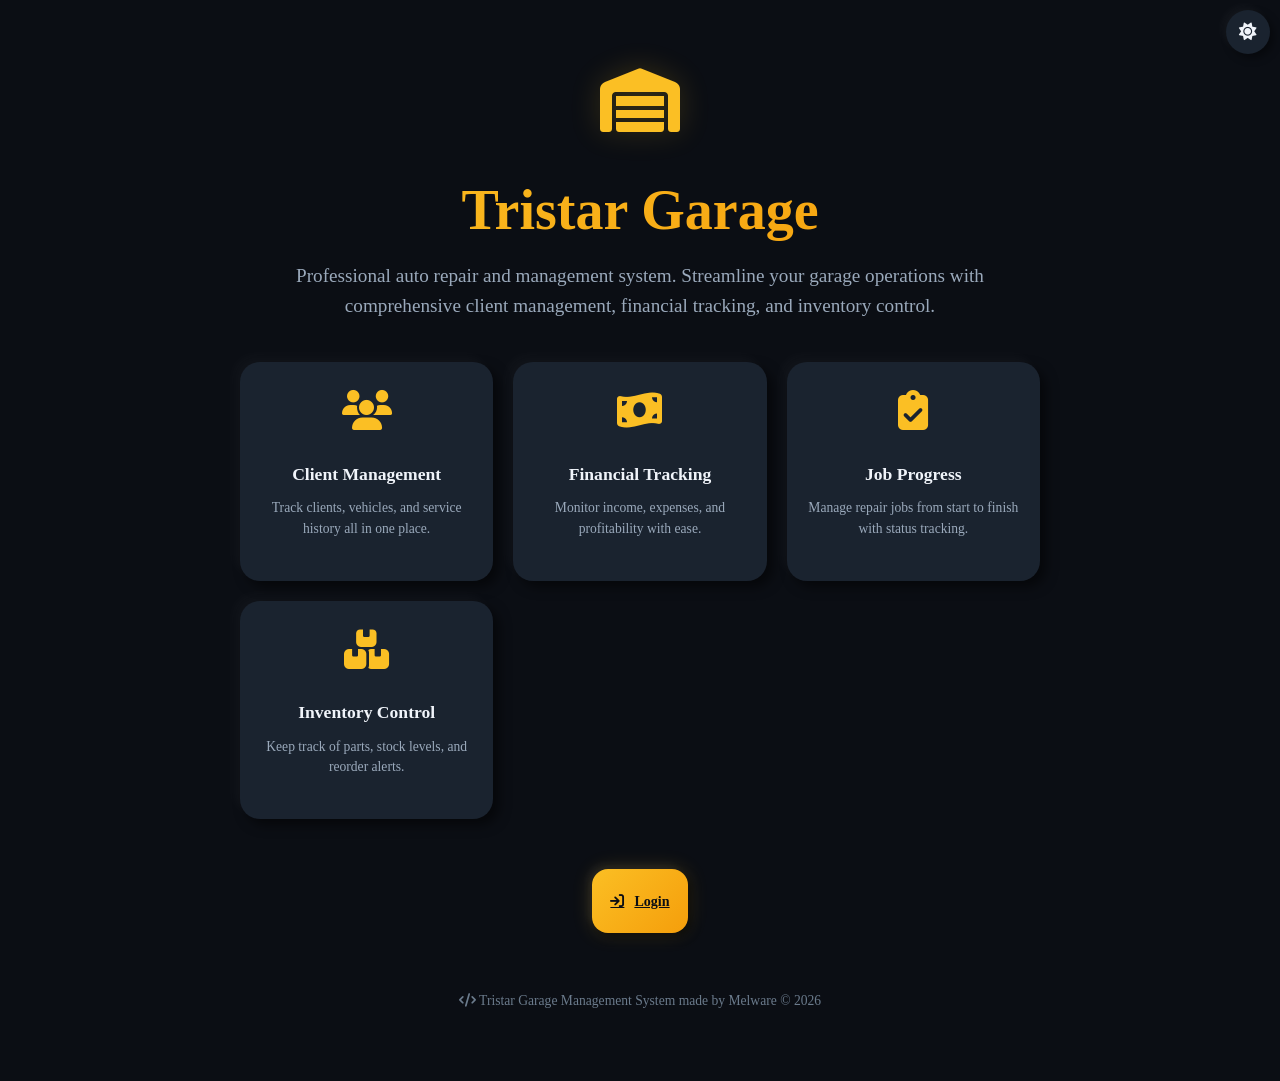
<file: frontend/index.html>
<!DOCTYPE html>
<html lang="en" data-theme="dark">
<head>
    <meta charset="UTF-8">
    <meta name="viewport" content="width=device-width, initial-scale=1.0, viewport-fit=cover">
    <meta name="theme-color" content="#0b0e14" media="(prefers-color-scheme: dark)">
    <meta name="theme-color" content="#e8edf2" media="(prefers-color-scheme: light)">
    <title>Tristar Garage · Professional Auto Service</title>
    <link rel="stylesheet" href="https://cdnjs.cloudflare.com/ajax/libs/font-awesome/6.5.1/css/all.min.css">
    <link rel="stylesheet" href="./css/theme.css">
    <link rel="stylesheet" href="./css/neumorphic.css">
    <link rel="stylesheet" href="./css/loader.css">
    <link rel="stylesheet" href="./css/mobile-responsive.css">
    <style>
        /* Landing Page - Theme Aware */
        body {
            background: var(--bg-primary);
            color: var(--text-primary);
            min-height: 100vh;
            display: flex;
            align-items: center;
            justify-content: center;
            transition: background 0.3s ease, color 0.3s ease;
        }

        .landing-container {
            text-align: center;
            padding: 40px 20px;
            width: 100%;
            max-width: 1000px;
        }

        .landing-hero {
            max-width: 800px;
            margin: 0 auto;
        }

        .landing-logo {
            font-size: 4rem;
            color: var(--accent-primary);
            margin-bottom: 20px;
            text-shadow: 0 0 30px var(--shadow-glow, rgba(251, 191, 36, 0.3));
        }

        .landing-title {
            font-size: 3.5rem;
            font-weight: 700;
            margin-bottom: 16px;
            background: linear-gradient(135deg, var(--accent-primary), var(--accent-secondary));
            -webkit-background-clip: text;
            -webkit-text-fill-color: transparent;
            background-clip: text;
        }

        .landing-subtitle {
            font-size: 1.2rem;
            color: var(--text-secondary);
            margin-bottom: 40px;
            line-height: 1.6;
        }

        .landing-features {
            display: grid;
            grid-template-columns: repeat(auto-fit, minmax(200px, 1fr));
            gap: 20px;
            margin-bottom: 50px;
        }

        .feature-card {
            background: var(--bg-tertiary);
            border-radius: 20px;
            padding: 28px 20px;
            box-shadow: var(--neu-raised);
            transition: all 0.3s ease;
            cursor: default;
        }

        .feature-card:hover {
            transform: translateY(-4px);
            box-shadow: 8px 8px 20px var(--neu-shadow-dark), -8px -8px 20px var(--neu-shadow-light);
        }

        .feature-card i {
            font-size: 2.5rem;
            color: var(--accent-primary);
            margin-bottom: 16px;
        }

        .feature-card h3 {
            font-size: 1.1rem;
            margin-bottom: 8px;
            color: var(--text-primary);
        }

        .feature-card p {
            font-size: 0.85rem;
            color: var(--text-secondary);
            line-height: 1.5;
        }

        .landing-cta {
            display: flex;
            gap: 16px;
            flex-wrap: wrap;
            justify-content: center;
        }

        .landing-footer {
            margin-top: 60px;
            color: var(--text-muted);
            font-size: 0.85rem;
        }

        @media (max-width: 700px) {
            .landing-title { font-size: 2.2rem; }
            .landing-subtitle { font-size: 1rem; }
            .landing-features { grid-template-columns: 1fr 1fr; }
        }

        @media (max-width: 480px) {
            .landing-features { grid-template-columns: 1fr; }
        }
    </style>
</head>
<body>
    <!-- Loading Screen -->
    <div class="loader" id="globalLoader">
        <div class="loader-content">
            <div class="tms-text">TMS</div>
            <div class="dots">
                <div class="dot"></div>
                <div class="dot"></div>
                <div class="dot"></div>
                <div class="dot"></div>
            </div>
        </div>
    </div>

    <div class="landing-container">
        <div class="landing-hero">
            <div class="landing-logo">
                <i class="fas fa-warehouse"></i>
            </div>
            <h1 class="landing-title">Tristar Garage</h1>
            <p class="landing-subtitle">
                Professional auto repair and management system. Streamline your garage operations 
                with comprehensive client management, financial tracking, and inventory control.
            </p>

            <div class="landing-features">
                <div class="feature-card">
                    <i class="fas fa-users"></i>
                    <h3>Client Management</h3>
                    <p>Track clients, vehicles, and service history all in one place.</p>
                </div>
                <div class="feature-card">
                    <i class="fas fa-money-bill-wave"></i>
                    <h3>Financial Tracking</h3>
                    <p>Monitor income, expenses, and profitability with ease.</p>
                </div>
                <div class="feature-card">
                    <i class="fas fa-clipboard-check"></i>
                    <h3>Job Progress</h3>
                    <p>Manage repair jobs from start to finish with status tracking.</p>
                </div>
                <div class="feature-card">
                    <i class="fas fa-boxes-stacked"></i>
                    <h3>Inventory Control</h3>
                    <p>Keep track of parts, stock levels, and reorder alerts.</p>
                </div>
            </div>

            <div class="landing-cta">
                <a href="./login.html" class="neu-btn neu-btn-primary neu-btn-lg">
                    <i class="fas fa-arrow-right-to-bracket"></i> Login 
                </a>
            </div>
        </div>

        <footer class="landing-footer">
            <p><i class="fas fa-code"></i> Tristar Garage Management System made by Melware &copy; 2026</p>
        </footer>
    </div>

    <script src="./shared/js/theme.js"></script>
    <script src="./shared/js/loader.js"></script>
</body>
</html>
</file>
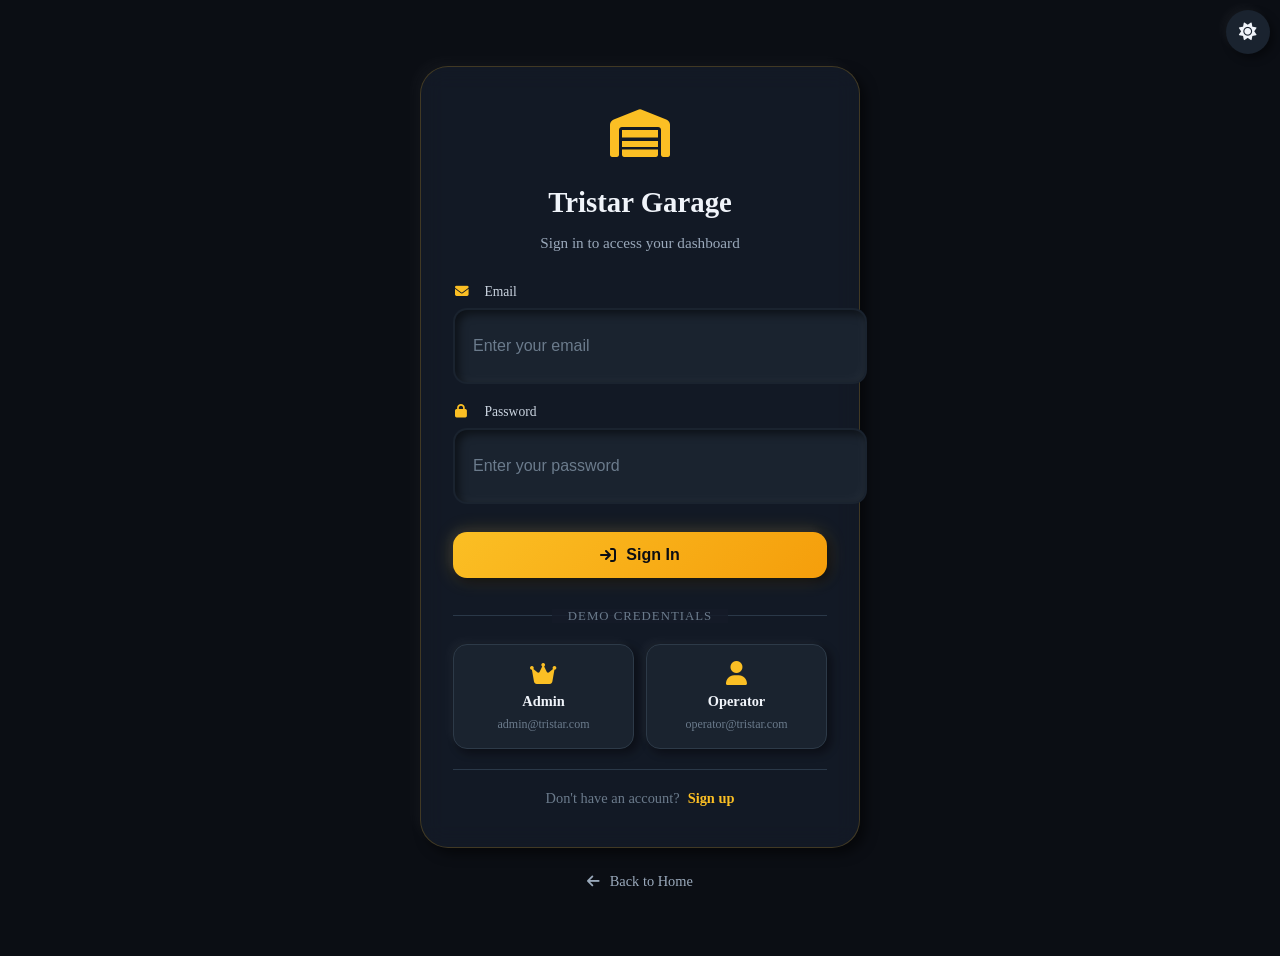
<file: frontend/admin/index.html>
<!DOCTYPE html>
<html lang="en" data-theme="dark">
<head>
    <meta charset="UTF-8">
    <meta name="viewport" content="width=device-width, initial-scale=1.0, viewport-fit=cover">
    <meta name="theme-color" content="#0b0e14" media="(prefers-color-scheme: dark)">
    <meta name="theme-color" content="#e8edf2" media="(prefers-color-scheme: light)">
    <meta name="apple-mobile-web-app-capable" content="yes">
    <meta name="apple-mobile-web-app-status-bar-style" content="black-translucent">
    <title>Tristar Garage · Admin Dashboard</title>
    <link rel="stylesheet" href="https://cdnjs.cloudflare.com/ajax/libs/font-awesome/6.5.1/css/all.min.css">
    <link rel="stylesheet" href="../css/theme.css">
    <link rel="stylesheet" href="../css/neumorphic.css">
    <link rel="stylesheet" href="../css/glass-cards.css">
    <link rel="stylesheet" href="../css/styles.css">
    <link rel="stylesheet" href="../css/loader.css">
    <link rel="stylesheet" href="../css/uiverse-buttons.css">
    <link rel="stylesheet" href="../css/animated-buttons.css">
    <link rel="stylesheet" href="../css/whatsapp.css">
    <link rel="stylesheet" href="../css/toggle-sections.css">
    <link rel="stylesheet" href="../css/mobile-responsive.css">
    <link rel="stylesheet" href="./css/admin.css">
</head>
<body>
    <!-- Loading Screen -->
    <div class="loader" id="globalLoader">
        <div class="box">
            <div class="logo">
                <svg xmlns="http://www.w3.org/2000/svg" fill="none" viewBox="0 0 94 94" class="svg">
                    <path d="M38.0481 4.82927C38.0481 2.16214 40.018 0 42.4481 0H51.2391C53.6692 0 55.6391 2.16214 55.6391 4.82927V40.1401C55.6391 48.8912 53.2343 55.6657 48.4248 60.4636C43.6153 65.2277 36.7304 67.6098 27.7701 67.6098C18.8099 67.6098 11.925 65.2953 7.11548 60.6663C2.37183 56.0036 3.8147e-06 49.2967 3.8147e-06 40.5456V4.82927C3.8147e-06 2.16213 1.96995 0 4.4 0H13.2405C15.6705 0 17.6405 2.16214 17.6405 4.82927V39.1265C17.6405 43.7892 18.4805 47.2018 20.1605 49.3642C21.8735 51.5267 24.4759 52.6079 27.9678 52.6079C31.4596 52.6079 34.0127 51.5436 35.6268 49.4149C37.241 47.2863 38.0481 43.8399 38.0481 39.0758V4.82927Z"></path>
                    <path d="M86.9 61.8682C86.9 64.5353 84.9301 66.6975 82.5 66.6975H73.6595C71.2295 66.6975 69.2595 64.5353 69.2595 61.8682V4.82927C69.2595 2.16214 71.2295 0 73.6595 0H82.5C84.9301 0 86.9 2.16214 86.9 4.82927V61.8682Z"></path>
                    <path d="M2.86102e-06 83.2195C2.86102e-06 80.5524 1.96995 78.3902 4.4 78.3902H83.6C86.0301 78.3902 88 80.5524 88 83.2195V89.1707C88 91.8379 86.0301 94 83.6 94H4.4C1.96995 94 0 91.8379 0 89.1707L2.86102e-06 83.2195Z"></path>
                </svg>
            </div>
        </div>
        <div class="box"></div>
        <div class="box"></div>
        <div class="box"></div>
        <div class="box"></div>
    </div>

    <div class="glass" id="appContainer">
        <!-- DASHBOARD -->
        <div id="dashboardPage">
            <div class="dash-header">
                <div>
                    <h1><i class="fas fa-warehouse"></i> Tristar Garage</h1>
                    <span style="font-size:0.85rem; color:#9aa9bb;">
                        <i class="fas fa-calendar-day"></i> <span id="currentDate"></span>
                    </span>
                </div>
                <div style="display: flex; gap: 10px; align-items:center; flex-wrap:wrap;">
                    <button class="toggle-all-btn" id="toggleAllSections" title="Toggle All Sections">
                        <i class="fas fa-compress-alt"></i> Toggle All
                    </button>
                    <span class="badge-role" id="dashRoleBadge">
                        <i class="fas fa-crown"></i> Admin
                    </span>
                    <button class="btn btn-sm btn-outline" id="logoutBtn">
                        <i class="fas fa-right-from-bracket"></i> Logout
                    </button>
                </div>
            </div>

            <!-- Main Stats - Glassmorphic Cards -->
            <div class="section-header-with-toggle">
                <h3><i class="fas fa-chart-pie" style="color:#fbbf24;"></i> Dashboard Overview</h3>
                <button class="section-toggle-btn" data-toggle-target="statsGridWrapper" onclick="sectionToggle.toggle('statsGridWrapper')">
                    <i class="fas fa-chevron-down"></i> Stats
                </button>
            </div>
            <div class="stats-grid-wrapper collapsible-section" id="statsGridWrapper">
            <div class="glass-grid" id="statsGrid">
                <!-- Clients Card - Blue -->
                <div class="glass-card blue">
                    <div class="card-header">
                        <div class="card-icon">
                            <i class="fas fa-users"></i>
                        </div>
                        <span class="card-timestamp">Total</span>
                    </div>
                    <div class="card-primary" id="statClients">0</div>
                    <div class="card-secondary">
                        <span id="statActiveVehicles">0</span> active vehicles
                        <span class="trend up"><i class="fas fa-arrow-up"></i> 12%</span>
                    </div>
                    <div class="card-sparkline">
                        <svg viewBox="0 0 200 60" preserveAspectRatio="none">
                            <defs>
                                <linearGradient id="sparklineBlue" x1="0%" y1="0%" x2="0%" y2="100%">
                                    <stop offset="0%" style="stop-color:#3b82f6;stop-opacity:0.4" />
                                    <stop offset="100%" style="stop-color:#3b82f6;stop-opacity:0" />
                                </linearGradient>
                            </defs>
                            <path class="sparkline-fill" d="M0,45 L25,40 L50,35 L75,38 L100,30 L125,25 L150,28 L175,20 L200,15 L200,60 L0,60 Z" />
                            <path class="sparkline-stroke" fill="none" stroke-width="2" stroke-linecap="round" stroke-linejoin="round" d="M0,45 L25,40 L50,35 L75,38 L100,30 L125,25 L150,28 L175,20 L200,15" />
                        </svg>
                    </div>
                </div>

                <!-- Vehicles Card - Purple -->
                <div class="glass-card purple">
                    <div class="card-header">
                        <div class="card-icon">
                            <i class="fas fa-car"></i>
                        </div>
                        <span class="card-timestamp">Fleet</span>
                    </div>
                    <div class="card-primary" id="statVehicles">0</div>
                    <div class="card-secondary">
                        Vehicles tracked
                        <span class="trend up"><i class="fas fa-arrow-up"></i> 8%</span>
                    </div>
                    <div class="card-sparkline">
                        <svg viewBox="0 0 200 60" preserveAspectRatio="none">
                            <defs>
                                <linearGradient id="sparklinePurple" x1="0%" y1="0%" x2="0%" y2="100%">
                                    <stop offset="0%" style="stop-color:#a855f7;stop-opacity:0.4" />
                                    <stop offset="100%" style="stop-color:#a855f7;stop-opacity:0" />
                                </linearGradient>
                            </defs>
                            <path class="sparkline-fill" d="M0,50 L25,45 L50,42 L75,35 L100,38 L125,32 L150,28 L175,22 L200,18 L200,60 L0,60 Z" />
                            <path class="sparkline-stroke" fill="none" stroke-width="2" stroke-linecap="round" stroke-linejoin="round" d="M0,50 L25,45 L50,42 L75,35 L100,38 L125,32 L150,28 L175,22 L200,18" />
                        </svg>
                    </div>
                </div>

                <!-- Income Card - Green -->
                <div class="glass-card green">
                    <div class="card-header">
                        <div class="card-icon">
                            <i class="fas fa-arrow-trend-up"></i>
                        </div>
                        <span class="card-timestamp">Today</span>
                    </div>
                    <div class="card-primary" id="statDailyIncome">ksh0</div>
                    <div class="card-secondary">
                        Daily revenue
                        <span class="trend up"><i class="fas fa-arrow-up"></i> 24%</span>
                    </div>
                    <div class="card-sparkline">
                        <svg viewBox="0 0 200 60" preserveAspectRatio="none">
                            <defs>
                                <linearGradient id="sparklineGreen" x1="0%" y1="0%" x2="0%" y2="100%">
                                    <stop offset="0%" style="stop-color:#22c55e;stop-opacity:0.4" />
                                    <stop offset="100%" style="stop-color:#22c55e;stop-opacity:0" />
                                </linearGradient>
                            </defs>
                            <path class="sparkline-fill" d="M0,55 L25,50 L50,45 L75,40 L100,32 L125,28 L150,22 L175,18 L200,10 L200,60 L0,60 Z" />
                            <path class="sparkline-stroke" fill="none" stroke-width="2" stroke-linecap="round" stroke-linejoin="round" d="M0,55 L25,50 L50,45 L75,40 L100,32 L125,28 L150,22 L175,18 L200,10" />
                        </svg>
                    </div>
                </div>

                <!-- Expenses Card - Red -->
                <div class="glass-card red">
                    <div class="card-header">
                        <div class="card-icon">
                            <i class="fas fa-arrow-trend-down"></i>
                        </div>
                        <span class="card-timestamp">Today</span>
                    </div>
                    <div class="card-primary" id="statDailyExpense">ksh0</div>
                    <div class="card-secondary">
                        Daily expenses
                        <span class="trend down"><i class="fas fa-arrow-down"></i> 5%</span>
                    </div>
                    <div class="card-sparkline">
                        <svg viewBox="0 0 200 60" preserveAspectRatio="none">
                            <defs>
                                <linearGradient id="sparklineRed" x1="0%" y1="0%" x2="0%" y2="100%">
                                    <stop offset="0%" style="stop-color:#ef4444;stop-opacity:0.4" />
                                    <stop offset="100%" style="stop-color:#ef4444;stop-opacity:0" />
                                </linearGradient>
                            </defs>
                            <path class="sparkline-fill" d="M0,30 L25,35 L50,32 L75,38 L100,42 L125,40 L150,45 L175,48 L200,50 L200,60 L0,60 Z" />
                            <path class="sparkline-stroke" fill="none" stroke-width="2" stroke-linecap="round" stroke-linejoin="round" d="M0,30 L25,35 L50,32 L75,38 L100,42 L125,40 L150,45 L175,48 L200,50" />
                        </svg>
                    </div>
                </div>

                <!-- Low Stock Card - Orange -->
                <div class="glass-card orange">
                    <div class="card-header">
                        <div class="card-icon">
                            <i class="fas fa-triangle-exclamation"></i>
                        </div>
                        <span class="card-timestamp">Alert</span>
                    </div>
                    <div class="card-primary" id="statLowStock">0</div>
                    <div class="card-secondary">
                        Items below minimum
                        <span class="trend down"><i class="fas fa-exclamation"></i> Action needed</span>
                    </div>
                    <div class="card-sparkline">
                        <svg viewBox="0 0 200 60" preserveAspectRatio="none">
                            <defs>
                                <linearGradient id="sparklineOrange" x1="0%" y1="0%" x2="0%" y2="100%">
                                    <stop offset="0%" style="stop-color:#f97316;stop-opacity:0.4" />
                                    <stop offset="100%" style="stop-color:#f97316;stop-opacity:0" />
                                </linearGradient>
                            </defs>
                            <path class="sparkline-fill" d="M0,40 L25,42 L50,38 L75,45 L100,48 L125,44 L150,50 L175,52 L200,55 L200,60 L0,60 Z" />
                            <path class="sparkline-stroke" fill="none" stroke-width="2" stroke-linecap="round" stroke-linejoin="round" d="M0,40 L25,42 L50,38 L75,45 L100,48 L125,44 L150,50 L175,52 L200,55" />
                        </svg>
                    </div>
                </div>

                <!-- Pending Jobs Card - Cyan -->
                <div class="glass-card cyan">
                    <div class="card-header">
                        <div class="card-icon">
                            <i class="fas fa-clipboard-list"></i>
                        </div>
                        <span class="card-timestamp">Active</span>
                    </div>
                    <div class="card-primary" id="statPendingJobs">0</div>
                    <div class="card-secondary">
                        Jobs awaiting work
                        <span class="trend up"><i class="fas fa-clock"></i> In progress</span>
                    </div>
                    <div class="card-sparkline">
                        <svg viewBox="0 0 200 60" preserveAspectRatio="none">
                            <defs>
                                <linearGradient id="sparklineCyan" x1="0%" y1="0%" x2="0%" y2="100%">
                                    <stop offset="0%" style="stop-color:#06b6d4;stop-opacity:0.4" />
                                    <stop offset="100%" style="stop-color:#06b6d4;stop-opacity:0" />
                                </linearGradient>
                            </defs>
                            <path class="sparkline-fill" d="M0,50 L25,45 L50,48 L75,40 L100,35 L125,38 L150,30 L175,25 L200,20 L200,60 L0,60 Z" />
                            <path class="sparkline-stroke" fill="none" stroke-width="2" stroke-linecap="round" stroke-linejoin="round" d="M0,50 L25,45 L50,48 L75,40 L100,35 L125,38 L150,30 L175,25 L200,20" />
                        </svg>
                    </div>
                </div>
            </div>
            </div>

            <!-- WhatsApp Communication Dashboard -->
            <div class="section-header-with-toggle">
                <h3 style="margin-bottom:0;"><i class="fab fa-whatsapp" style="color: #25d366;"></i> WhatsApp Communications</h3>
                <button class="section-toggle-btn" data-toggle-target="whatsappSection" onclick="sectionToggle.toggle('whatsappSection')">
                    <i class="fas fa-chevron-down"></i> WhatsApp
                </button>
            </div>
            <div class="wa-dashboard-container collapsible-section" id="whatsappSection">
                <div style="display: flex; justify-content: space-between; align-items: center; margin-bottom: 16px;">
                    <h3 style="margin-bottom: 0;"><i class="fab fa-whatsapp" style="color: #25d366;"></i> WhatsApp Communications</h3>
                    <button class="wa-btn wa-btn-sm" onclick="whatsappAdmin.openComposeModal()">
                        <i class="fas fa-plus"></i> Compose
                    </button>
                </div>
                <div id="whatsappDashboard">
                    <div class="loading"><i class="fas fa-spinner fa-spin"></i> Loading WhatsApp stats...</div>
                </div>
            </div>

            <!-- Tabs -->
            <div class="section-header-with-toggle">
                <h3 style="margin-bottom:0;"><i class="fas fa-folder-open" style="color:#fbbf24;"></i> Data Management</h3>
                <button class="section-toggle-btn" data-toggle-target="adminTabsContent" onclick="sectionToggle.toggle('adminTabsContent')">
                    <i class="fas fa-chevron-down"></i> Sections
                </button>
            </div>
            <div class="collapsible-section" id="adminTabsContent">
            <div class="tab-nav-redesigned">
                <button class="tab-nav-btn active" data-tab="tabClients">
                    <i class="fas fa-users"></i> Clients & Cars
                </button>
                <button class="tab-nav-btn" data-tab="tabTransactions">
                    <i class="fas fa-money-bill-wave"></i> Transactions
                </button>
                <button class="tab-nav-btn" data-tab="tabProgress">
                    <i class="fas fa-clipboard-check"></i> Progress & Workers
                </button>
                <button class="tab-nav-btn" data-tab="tabInventory">
                    <i class="fas fa-boxes-stacked"></i> Inventory
                </button>
            </div>

            <!-- ===== TAB: CLIENTS & CARS ===== -->
            <div id="tabClients" class="tab-pane active">
                <div class="search-bar">
                    <input type="text" id="clientSearch" placeholder="Search clients by name, phone, or email...">
                    <button class="btn btn-sm" id="addClientBtn">
                        <i class="fas fa-plus"></i> Add Client
                    </button>
                </div>
                <div id="clientsContainer"><div class="loading"><i class="fas fa-spinner fa-spin"></i><br>Loading clients...</div></div>
            </div>

            <!-- ===== TAB: TRANSACTIONS ===== -->
            <div id="tabTransactions" class="tab-pane">
                <div class="finance-summary" id="financeSummary">
                    <div class="finance-card income">
                        <h4>Today's Income</h4>
                        <div class="amount" id="finTodayIncome">$0.00</div>
                    </div>
                    <div class="finance-card expense">
                        <h4>Today's Expenses</h4>
                        <div class="amount" id="finTodayExpense">$0.00</div>
                    </div>
                    <div class="finance-card profit">
                        <h4>Monthly Net</h4>
                        <div class="amount" id="finMonthlyNet">$0.00</div>
                    </div>
                    <div class="finance-card balance">
                        <h4>Cash Balance</h4>
                        <div class="amount" id="finCashBalance">$0.00</div>
                    </div>
                </div>
                <div class="date-filter">
                    <input type="date" id="transDateFrom">
                    <span style="color:#9aa9bb;">to</span>
                    <input type="date" id="transDateTo">
                    <select id="transTypeFilter">
                        <option value="">All Types</option>
                        <option value="income">Income Only</option>
                        <option value="expense">Expenses Only</option>
                    </select>
                    <button class="btn btn-sm" id="addTransactionBtn">
                        <i class="fas fa-plus"></i> Add Transaction
                    </button>
                </div>
                <div id="transactionsContainer"><div class="loading"><i class="fas fa-spinner fa-spin"></i><br>Loading transactions...</div></div>
            </div>

            <!-- ===== TAB: PROGRESS & WORKERS ===== -->
            <div id="tabProgress" class="tab-pane">
                <div class="tab-buttons" style="margin-top:0;">
                    <button class="tab-btn active" data-subtab="subJobs">
                        <i class="fas fa-clipboard-list"></i> Repair Jobs
                    </button>
                    <button class="tab-btn" data-subtab="subWorkers">
                        <i class="fas fa-users-gear"></i> Workers
                    </button>
                </div>
                <div id="subJobs" class="tab-pane active">
                    <div class="search-bar">
                        <select id="jobStatusFilter">
                            <option value="">All Statuses</option>
                            <option value="pending">Pending</option>
                            <option value="in_progress">In Progress</option>
                            <option value="completed">Completed</option>
                            <option value="ready">Ready</option>
                        </select>
                        <select id="jobViewToggle">
                            <option value="kanban">Kanban View</option>
                            <option value="table">Table View</option>
                        </select>
                        <button class="btn btn-sm" id="addJobBtn">
                            <i class="fas fa-plus"></i> Add Job
                        </button>
                    </div>
                    <div id="jobsContainer"><div class="loading"><i class="fas fa-spinner fa-spin"></i><br>Loading jobs...</div></div>
                </div>
                <div id="subWorkers" class="tab-pane">
                    <div class="search-bar">
                        <button class="btn btn-sm" id="addWorkerBtn">
                            <i class="fas fa-plus"></i> Add Worker
                        </button>
                    </div>
                    <div id="workersContainer"><div class="loading"><i class="fas fa-spinner fa-spin"></i><br>Loading workers...</div></div>
                </div>
            </div>

            <!-- ===== TAB: INVENTORY ===== -->
            <div id="tabInventory" class="tab-pane">
                <div class="stats-grid" id="inventoryStats">
                    <div class="stat-card">
                        <h4><i class="fas fa-cubes"></i> TOTAL ITEMS</h4>
                        <div class="value" id="invTotalItems">-</div>
                    </div>
                    <div class="stat-card warning">
                        <h4><i class="fas fa-triangle-exclamation"></i> LOW STOCK</h4>
                        <div class="value" id="invLowStock">-</div>
                    </div>
                    <div class="stat-card income">
                        <h4><i class="fas fa-tags"></i> CATEGORIES</h4>
                        <div class="value" id="invCategories">-</div>
                    </div>
                    <div class="stat-card info">
                        <h4><i class="fas fa-dollar-sign"></i> EST. VALUE (KSh)</h4>
                        <div class="value" id="invValue">-</div>
                    </div>
                </div>
                <div class="search-bar">
                    <input type="text" id="inventorySearch" placeholder="Search inventory items...">
                    <select id="inventoryCategoryFilter">
                        <option value="">All Categories</option>
                    </select>
                    <button class="btn btn-sm btn-outline" id="showLowStockBtn">
                        <i class="fas fa-filter"></i> Low Stock Only
                    </button>
                    <button class="btn btn-sm" id="addInventoryBtn">
                        <i class="fas fa-plus"></i> Add Item
                    </button>
                    <button class="btn btn-sm btn-outline" id="manageCategoriesBtn">
                        <i class="fas fa-tags"></i> Categories
                    </button>
                </div>
                <div id="inventoryContainer"><div class="loading"><i class="fas fa-spinner fa-spin"></i><br>Loading inventory...</div></div>
            </div>
            </div>
        </div>
    </div>

    <!-- Modal Container -->
    <div id="modalContainer"></div>

    <!-- Admin JavaScript -->
    <script src="../shared/js/theme.js"></script>
    <script src="../shared/js/loader.js"></script>
    <script src="../js/app.js"></script>
    <script src="../js/dashboard.js"></script>
    <script src="./js/admin-app.js"></script>
    <script src="../js/clients.js"></script>
    <script src="../js/transactions.js"></script>
    <script src="../js/workers.js"></script>
    <script src="../js/jobs.js"></script>
    <script src="../js/inventory.js"></script>
    <script src="../js/reports.js"></script>
    <script src="../js/invoices.js"></script>
    <script src="../js/worker-dashboard.js"></script>
    <script src="../js/whatsapp.js"></script>
    <script src="../js/toggle-sections.js"></script>
    <script src="../js/mobile-enhancements.js"></script>
    <script src="../js/dashboard-debug.js"></script>
</body>
</html>
</file>
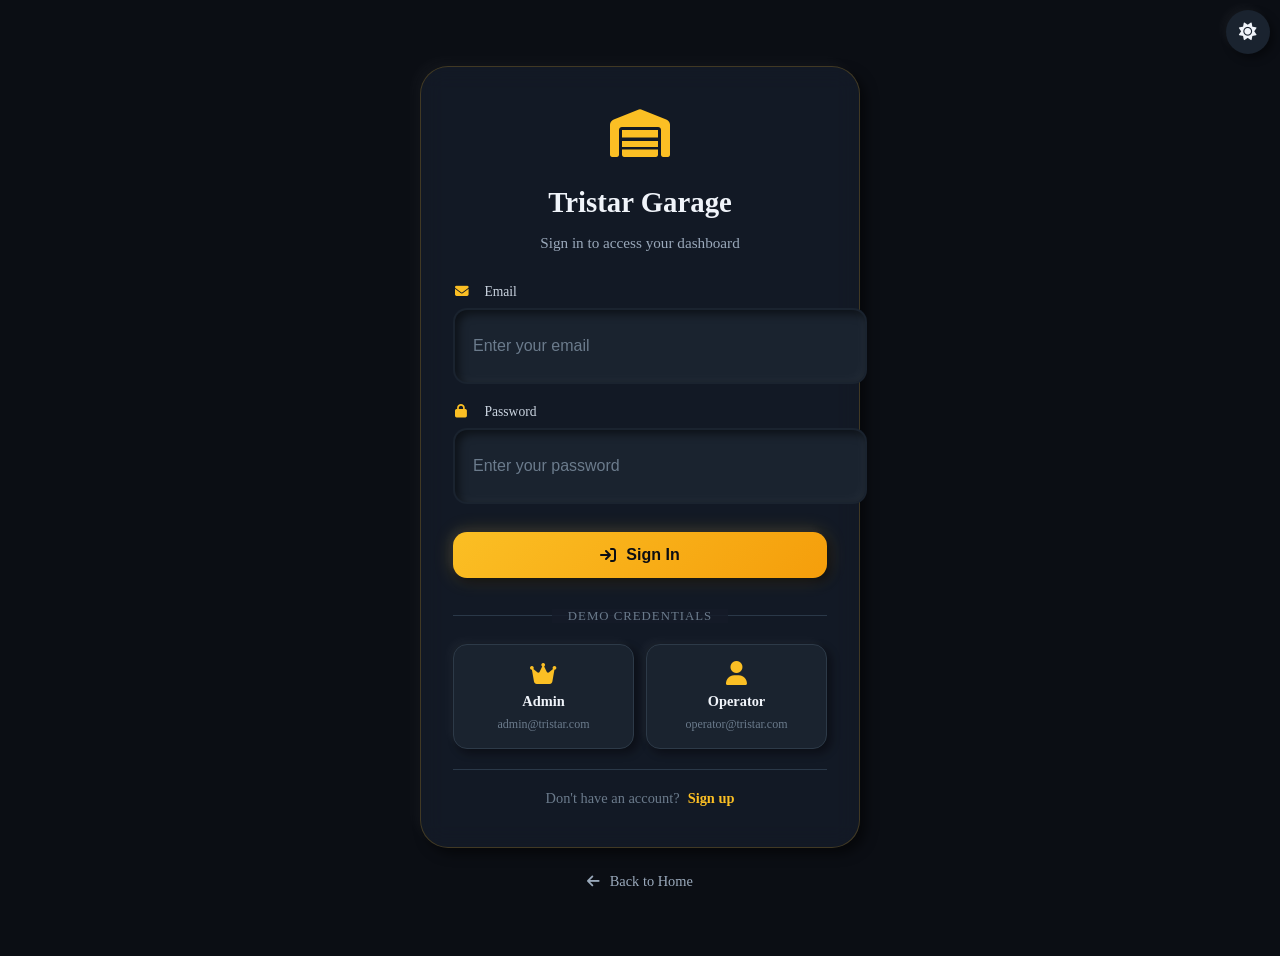
<file: frontend/operator/index.html>
<!DOCTYPE html>
<html lang="en" data-theme="dark">
<head>
    <meta charset="UTF-8">
    <meta name="viewport" content="width=device-width, initial-scale=1.0, viewport-fit=cover">
    <meta name="theme-color" content="#0b0e14" media="(prefers-color-scheme: dark)">
    <meta name="theme-color" content="#e8edf2" media="(prefers-color-scheme: light)">
    <meta name="apple-mobile-web-app-capable" content="yes">
    <meta name="apple-mobile-web-app-status-bar-style" content="black-translucent">
    <title>Tristar Garage · Operator Dashboard</title>
    <link rel="stylesheet" href="https://cdnjs.cloudflare.com/ajax/libs/font-awesome/6.5.1/css/all.min.css">
    <link rel="stylesheet" href="../css/theme.css">
    <link rel="stylesheet" href="../css/neumorphic.css">
    <link rel="stylesheet" href="../css/styles.css">
    <link rel="stylesheet" href="../css/loader.css">
    <link rel="stylesheet" href="../css/uiverse-buttons.css">
    <link rel="stylesheet" href="../css/animated-buttons.css">
    <link rel="stylesheet" href="../css/whatsapp.css">
    <link rel="stylesheet" href="../css/toggle-sections.css">
    <link rel="stylesheet" href="../css/mobile-responsive.css">
    <link rel="stylesheet" href="./css/operator.css">
</head>
<body>
    <!-- Loading Screen -->
    <div class="loader" id="globalLoader">
        <div class="loader-content">
            <div class="tms-text">TMS</div>
            <div class="dots">
                <div class="dot"></div>
                <div class="dot"></div>
                <div class="dot"></div>
                <div class="dot"></div>
            </div>
        </div>
    </div>

    <div class="glass" id="appContainer">
        <!-- OPERATOR DASHBOARD -->
        <div id="dashboardPage">
            <!-- Header -->
            <div class="dash-header">
                <div>
                    <h1><i class="fas fa-warehouse"></i> Tristar Garage</h1>
                    <span class="date-display">
                        <i class="fas fa-calendar-day"></i> 
                        <span id="currentDate"></span>
                    </span>
                </div>
                <div class="header-actions">
                    <button class="toggle-all-btn" id="toggleAllSections" title="Toggle All Sections">
                        <i class="fas fa-compress-alt"></i>
                    </button>
                    <button class="uiverse-btn" id="reportBtn" onclick="openOperatorReportModal()">
                        <div class="uiverse-wrapper">
                            <span><i class="fas fa-chart-bar"></i> Reports</span>
                            <div class="uiverse-circle uiverse-circle-12"></div>
                            <div class="uiverse-circle uiverse-circle-11"></div>
                            <div class="uiverse-circle uiverse-circle-10"></div>
                            <div class="uiverse-circle uiverse-circle-9"></div>
                            <div class="uiverse-circle uiverse-circle-8"></div>
                            <div class="uiverse-circle uiverse-circle-7"></div>
                            <div class="uiverse-circle uiverse-circle-6"></div>
                            <div class="uiverse-circle uiverse-circle-5"></div>
                            <div class="uiverse-circle uiverse-circle-4"></div>
                            <div class="uiverse-circle uiverse-circle-3"></div>
                            <div class="uiverse-circle uiverse-circle-2"></div>
                            <div class="uiverse-circle uiverse-circle-1"></div>
                        </div>
                    </button>
                    <button class="uiverse-btn" id="invoiceBtn" onclick="openOperatorInvoiceModal()">
                        <div class="uiverse-wrapper">
                            <span><i class="fas fa-file-invoice"></i> Invoice</span>
                            <div class="uiverse-circle uiverse-circle-12"></div>
                            <div class="uiverse-circle uiverse-circle-11"></div>
                            <div class="uiverse-circle uiverse-circle-10"></div>
                            <div class="uiverse-circle uiverse-circle-9"></div>
                            <div class="uiverse-circle uiverse-circle-8"></div>
                            <div class="uiverse-circle uiverse-circle-7"></div>
                            <div class="uiverse-circle uiverse-circle-6"></div>
                            <div class="uiverse-circle uiverse-circle-5"></div>
                            <div class="uiverse-circle uiverse-circle-4"></div>
                            <div class="uiverse-circle uiverse-circle-3"></div>
                            <div class="uiverse-circle uiverse-circle-2"></div>
                            <div class="uiverse-circle uiverse-circle-1"></div>
                        </div>
                    </button>
                    <span class="badge-role operator-badge">
                        <i class="fas fa-user"></i> <span id="operatorName">Operator</span>
                    </span>
                    <button class="btn btn-sm btn-outline" id="logoutBtn">
                        <i class="fas fa-right-from-bracket"></i> Logout
                    </button>
                </div>
            </div>

            <!-- Today's Stats -->
            <div class="section-header-with-toggle">
                <h3 style="margin-bottom:0;"><i class="fas fa-chart-bar" style="color:#fbbf24;"></i> Today's Overview</h3>
                <button class="section-toggle-btn" data-toggle-target="opStatsGrid" onclick="sectionToggle.toggle('opStatsGrid')">
                    <i class="fas fa-chevron-down"></i> Stats
                </button>
            </div>
            <div class="stats-grid-wrapper collapsible-section" id="opStatsGrid">
            <div class="stats-grid" id="statsGrid">
                <div class="stat-card">
                    <h4><i class="fas fa-user-plus"></i> TODAY'S CLIENTS</h4>
                    <div class="value" id="statTodayClients">0</div>
                </div>
                <div class="stat-card">
                    <h4><i class="fas fa-car"></i> TODAY'S VEHICLES</h4>
                    <div class="value" id="statTodayVehicles">0</div>
                </div>
                <div class="stat-card income">
                    <h4><i class="fas fa-coins"></i> TODAY'S REVENUE</h4>
                    <div class="value" id="statTodayRevenue">ksh0</div>
                </div>
                <div class="stat-card info">
                    <h4><i class="fas fa-tasks"></i> TODAY'S JOBS</h4>
                    <div class="value" id="statTodayJobs">0</div>
                </div>
            </div>
            </div>

            <!-- Quick Action Buttons -->
            <div class="section-header-with-toggle">
                <h3 style="margin-bottom: 0;"><i class="fas fa-bolt"></i> Quick Actions</h3>
                <button class="section-toggle-btn" data-toggle-target="quickActionsGroup" onclick="sectionToggle.toggle('quickActionsGroup')">
                    <i class="fas fa-chevron-down"></i> Actions
                </button>
            </div>
            <div class="quick-actions-wrapper collapsible-section" id="quickActionsWrapper">
            <div class="action-button-group" id="quickActionsGroup">
                    <button class="animated-action-btn btn-clients" onclick="openModal('clientModal')">
                        <i class="fas fa-user-plus"></i>
                        <span>Add Client</span>
                    </button>
                    <button class="animated-action-btn btn-vehicles" onclick="openModal('vehicleModal')">
                        <i class="fas fa-car"></i>
                        <span>Add Vehicle</span>
                    </button>
                    <button class="animated-action-btn btn-jobs" onclick="openModal('jobModal')">
                        <i class="fas fa-wrench"></i>
                        <span>New Job</span>
                    </button>
                    <button class="animated-action-btn btn-transactions" onclick="openModal('transactionModal')">
                        <i class="fas fa-money-bill-wave"></i>
                        <span>Add Transaction</span>
                    </button>
                    <button class="animated-action-btn btn-inventory" onclick="openModal('inventoryModal')">
                        <i class="fas fa-box"></i>
                        <span>Add Inventory</span>
                    </button>
                </div>
            </div>
            </div>

            <!-- WhatsApp Quick Send -->
            <div class="section-header-with-toggle">
                <h3 style="margin-bottom: 0;"><i class="fab fa-whatsapp" style="color: #25d366;"></i> WhatsApp Quick Send</h3>
                <div style="display:flex;gap:8px;align-items:center;">
                    <button class="section-toggle-btn" data-toggle-target="whatsappDashboardSection" onclick="sectionToggle.toggle('whatsappDashboardSection')">
                        <i class="fas fa-chevron-down"></i> Messages
                    </button>
                    <button class="wa-btn wa-btn-sm" onclick="whatsappAdmin.openComposeModal()">
                        <i class="fas fa-plus"></i> New Message
                    </button>
                </div>
            </div>
            <div class="wa-dashboard-container collapsible-section" id="whatsappDashboardSection">
                <div id="whatsappDashboard">
                    <div class="loading"><i class="fas fa-spinner fa-spin"></i> Loading...</div>
                </div>
            </div>

            <!-- Today's Data Tabs -->
            <nav class="tab-nav-redesigned" aria-label="Today's data sections">
                <button class="tab-nav-btn active" data-tab="tabTodayClients">
                    <i class="fas fa-users"></i> Today's Clients
                </button>
                <button class="tab-nav-btn" data-tab="tabTodayVehicles">
                    <i class="fas fa-car"></i> Today's Vehicles
                </button>
                <button class="tab-nav-btn" data-tab="tabTodayTransactions">
                    <i class="fas fa-receipt"></i> Today's Transactions
                </button>
                <button class="tab-nav-btn" data-tab="tabTodayJobs">
                    <i class="fas fa-tasks"></i> Today's Jobs
                </button>
                <button class="tab-nav-btn" data-tab="tabTodayInventory">
                    <i class="fas fa-warehouse"></i> Today's Inventory
                </button>
            </nav>

            <!-- Tab Contents -->
            <section id="tabTodayClients" class="tab-content" role="tabpanel">
                <div class="section-header-with-toggle">
                    <div class="section-title" style="margin-bottom:0;">
                        <i class="fas fa-user-friends"></i>
                        <h2>Today's Clients</h2>
                        <span class="badge-count" id="clientCount">0</span>
                    </div>
                    <button class="section-toggle-btn" data-toggle-target="todayClientsContainer" onclick="sectionToggle.toggle('todayClientsContainer')">
                        <i class="fas fa-chevron-down"></i> Toggle
                    </button>
                </div>
                <div id="todayClientsContainer" class="collapsible-section" aria-live="polite">
                    <div class="loading">Loading today's clients...</div>
                </div>
            </section>

            <section id="tabTodayVehicles" class="tab-content hidden" role="tabpanel">
                <div class="section-header-with-toggle">
                    <div class="section-title" style="margin-bottom:0;">
                        <i class="fas fa-car"></i>
                        <h2>Today's Vehicles</h2>
                        <span class="badge-count" id="vehicleCount">0</span>
                    </div>
                    <button class="section-toggle-btn" data-toggle-target="todayVehiclesContainer" onclick="sectionToggle.toggle('todayVehiclesContainer')">
                        <i class="fas fa-chevron-down"></i> Toggle
                    </button>
                </div>
                <div id="todayVehiclesContainer" class="collapsible-section" aria-live="polite">
                    <div class="loading">Loading today's vehicles...</div>
                </div>
            </section>

            <section id="tabTodayTransactions" class="tab-content hidden" role="tabpanel">
                <div class="section-header-with-toggle">
                    <div class="section-title" style="margin-bottom:0;">
                        <i class="fas fa-receipt"></i>
                        <h2>Today's Transactions</h2>
                        <span class="badge-count" id="transactionCount">0</span>
                    </div>
                    <button class="section-toggle-btn" data-toggle-target="todayTransactionsContainer" onclick="sectionToggle.toggle('todayTransactionsContainer')">
                        <i class="fas fa-chevron-down"></i> Toggle
                    </button>
                </div>
                <div id="todayTransactionsContainer" class="collapsible-section" aria-live="polite">
                    <div class="loading">Loading today's transactions...</div>
                </div>
            </section>

            <section id="tabTodayJobs" class="tab-content hidden" role="tabpanel">
                <div class="section-header-with-toggle">
                    <div class="section-title" style="margin-bottom:0;">
                        <i class="fas fa-tasks"></i>
                        <h2>Today's Jobs</h2>
                        <span class="badge-count" id="jobCount">0</span>
                    </div>
                    <button class="section-toggle-btn" data-toggle-target="todayJobsContainer" onclick="sectionToggle.toggle('todayJobsContainer')">
                        <i class="fas fa-chevron-down"></i> Toggle
                    </button>
                </div>
                <div id="todayJobsContainer" class="collapsible-section" aria-live="polite">
                    <div class="loading">Loading today's jobs...</div>
                </div>
            </section>

            <section id="tabTodayInventory" class="tab-content hidden" role="tabpanel">
                <div class="section-header-with-toggle">
                    <div class="section-title" style="margin-bottom:0;">
                        <i class="fas fa-warehouse"></i>
                        <h2>Today's Inventory</h2>
                        <span class="badge-count" id="inventoryCount">0</span>
                    </div>
                    <button class="section-toggle-btn" data-toggle-target="todayInventoryContainer" onclick="sectionToggle.toggle('todayInventoryContainer')">
                        <i class="fas fa-chevron-down"></i> Toggle
                    </button>
                </div>
                <div id="todayInventoryContainer" class="collapsible-section" aria-live="polite">
                    <div class="loading">Loading today's inventory...</div>
                </div>
            </section>

            <footer class="dashboard-footer">
                <p><i class="fas fa-clock"></i> Showing data for today: <span id="todayDate"></span></p>
            </footer>
        </div>
    </div>

    <!-- ===== MODALS ===== -->

    <!-- Add Client Modal -->
    <div id="clientModal" class="modal">
        <div class="modal-content">
            <div class="modal-header">
                <h2><i class="fas fa-user-plus"></i> Add New Client</h2>
                <span class="modal-close">&times;</span>
            </div>
            <form id="addClientForm">
                <div class="form-group">
                    <label for="clientName">Full Name *</label>
                    <input type="text" id="clientName" required>
                </div>
                <div class="form-group">
                    <label for="clientPhone">Phone</label>
                    <input type="text" id="clientPhone">
                </div>
                <div class="form-group">
                    <label for="clientEmail">Email</label>
                    <input type="email" id="clientEmail">
                </div>
                <div class="form-group">
                    <label for="clientAddress">Address</label>
                    <textarea id="clientAddress" rows="2"></textarea>
                </div>
                <button type="submit" class="btn"><i class="fas fa-save"></i> Save Client</button>
            </form>
        </div>
    </div>

    <!-- Add Vehicle Modal -->
    <div id="vehicleModal" class="modal">
        <div class="modal-content">
            <div class="modal-header">
                <h2><i class="fas fa-car"></i> Add New Vehicle</h2>
                <span class="modal-close">&times;</span>
            </div>
            <form id="addVehicleForm">
                <div class="form-group">
                    <label for="vehicleClient">Client *</label>
                    <select id="vehicleClient" required></select>
                </div>
                <div class="form-group">
                    <label for="vehicleMake">Make *</label>
                    <input type="text" id="vehicleMake" required>
                </div>
                <div class="form-group">
                    <label for="vehicleModel">Model *</label>
                    <input type="text" id="vehicleModel" required>
                </div>
                <div class="form-group">
                    <label for="vehicleYear">Year</label>
                    <input type="number" id="vehicleYear" min="1900" max="2030">
                </div>
                <div class="form-group">
                    <label for="vehiclePlate">Plate Number *</label>
                    <input type="text" id="vehiclePlate" required>
                </div>
                <div class="form-group">
                    <label for="vehicleColor">Color</label>
                    <input type="text" id="vehicleColor">
                </div>
                <button type="submit" class="btn"><i class="fas fa-save"></i> Save Vehicle</button>
            </form>
        </div>
    </div>

    <!-- Add Job Modal -->
    <div id="jobModal" class="modal">
        <div class="modal-content">
            <div class="modal-header">
                <h2><i class="fas fa-wrench"></i> New Repair Job</h2>
                <span class="modal-close">&times;</span>
            </div>
            <form id="addJobForm">
                <div class="form-group">
                    <label for="jobVehicle">Vehicle *</label>
                    <select id="jobVehicle" required></select>
                </div>
                <div class="form-group">
                    <label for="jobDescription">Description *</label>
                    <textarea id="jobDescription" rows="3" required></textarea>
                </div>
                <div class="form-group">
                    <label for="jobPriority">Priority</label>
                    <select id="jobPriority">
                        <option value="low">Low</option>
                        <option value="medium" selected>Medium</option>
                        <option value="high">High</option>
                    </select>
                </div>
                <button type="submit" class="btn"><i class="fas fa-save"></i> Create Job</button>
            </form>
        </div>
    </div>

    <!-- Add Transaction Modal -->
    <div id="transactionModal" class="modal">
        <div class="modal-content">
            <div class="modal-header">
                <h2><i class="fas fa-money-bill-wave"></i> Add Transaction</h2>
                <span class="modal-close">&times;</span>
            </div>
            <form id="addTransactionForm">
                <div class="form-group">
                    <label for="transactionType">Type *</label>
                    <select id="transactionType" required>
                        <option value="income">Income</option>
                        <option value="expense">Expense</option>
                    </select>
                </div>
                <div class="form-group">
                    <label for="transactionCategory">Category *</label>
                    <select id="transactionCategory" required>
                        <option value="client_payment">Client Payment</option>
                        <option value="staff_salary">Staff Salary</option>
                        <option value="parts">Parts</option>
                        <option value="maintenance">Maintenance</option>
                        <option value="other">Other</option>
                    </select>
                </div>
                <div class="form-group">
                    <label for="transactionDescription">Description</label>
                    <input type="text" id="transactionDescription">
                </div>
                <div class="form-group">
                    <label for="transactionAmount">Amount *</label>
                    <input type="number" id="transactionAmount" step="0.01" required>
                </div>
                <div class="form-group">
                    <label for="transactionPaymentMethod">Payment Method</label>
                    <select id="transactionPaymentMethod">
                        <option value="cash">Cash</option>
                        <option value="bank">Bank Transfer</option>
                    </select>
                </div>
                <button type="submit" class="btn"><i class="fas fa-save"></i> Save Transaction</button>
            </form>
        </div>
    </div>

    <!-- Add Inventory Modal -->
    <div id="inventoryModal" class="modal">
        <div class="modal-content">
            <div class="modal-header">
                <h2><i class="fas fa-box"></i> Add Inventory Item</h2>
                <span class="modal-close">&times;</span>
            </div>
            <form id="addInventoryForm">
                <div class="form-group">
                    <label for="inventoryName">Item Name *</label>
                    <input type="text" id="inventoryName" required>
                </div>
                <div class="form-group">
                    <label for="inventoryCategory">Category</label>
                    <select id="inventoryCategory"></select>
                </div>
                <div class="form-group">
                    <label for="inventoryQuantity">Quantity *</label>
                    <input type="number" id="inventoryQuantity" min="0" required>
                </div>
                <div class="form-group">
                    <label for="inventoryLocation">Location</label>
                    <input type="text" id="inventoryLocation" placeholder="e.g., Shelf A2">
                </div>
                <div class="form-group">
                    <label for="inventoryPrice">Unit Price</label>
                    <input type="number" id="inventoryPrice" step="0.01" min="0">
                </div>
                <button type="submit" class="btn"><i class="fas fa-save"></i> Save Item</button>
            </form>
        </div>
    </div>

    <!-- Operator JavaScript -->
    <script src="../shared/js/theme.js"></script>
    <script src="../shared/js/loader.js"></script>
    <script src="../js/whatsapp.js"></script>
    <script src="../js/toggle-sections.js"></script>
    <script src="../js/mobile-enhancements.js"></script>
    <script src="./js/operator-app.js"></script>
    <script src="./js/operator-dashboard.js"></script>
</body>
</html>
</file>
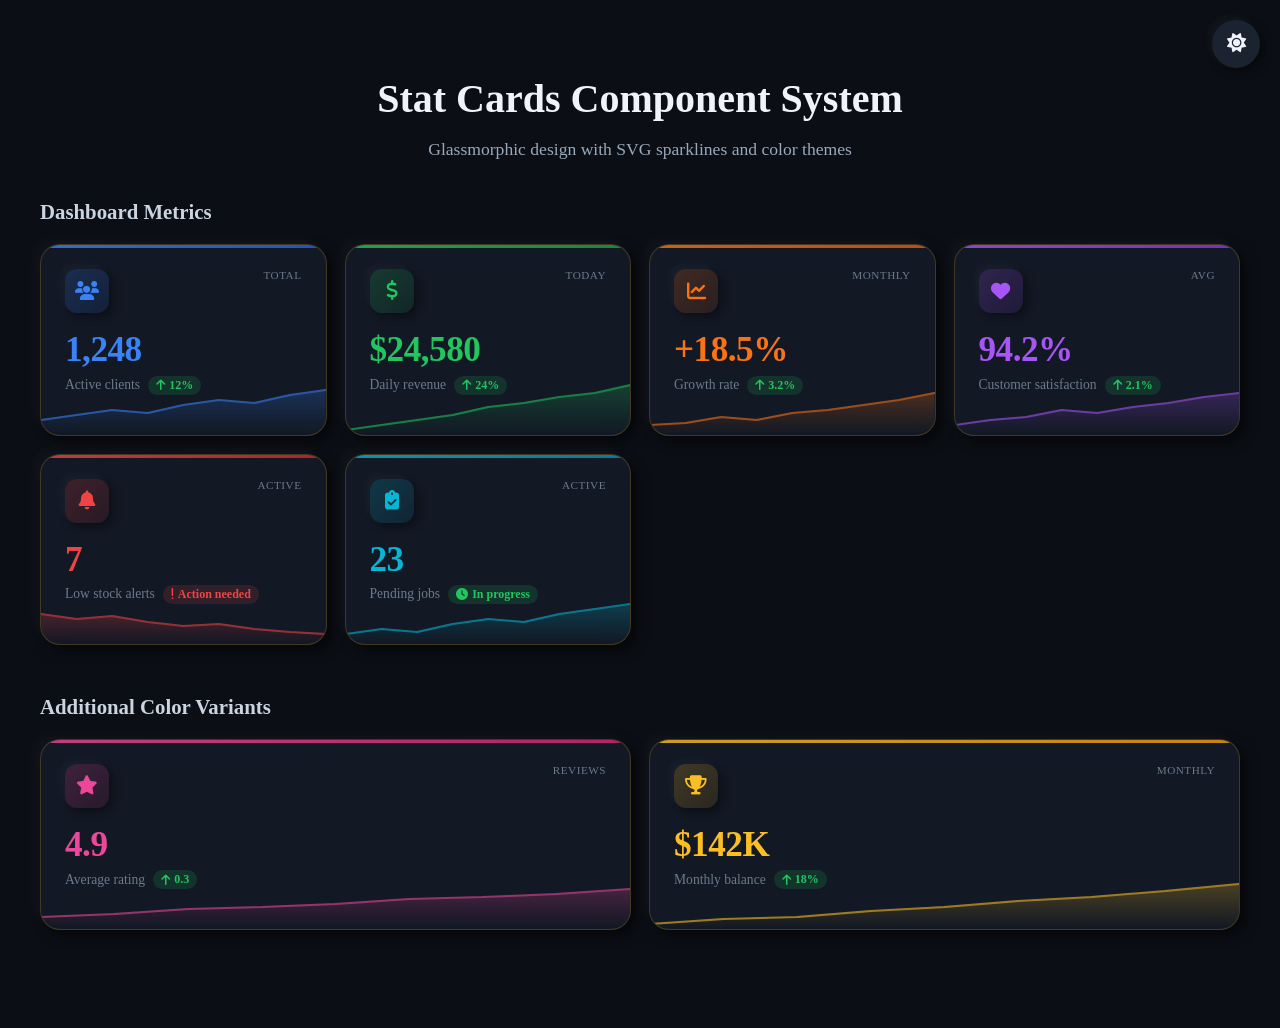
<file: frontend/demo-cards.html>
<!DOCTYPE html>
<html lang="en" data-theme="dark">
<head>
    <meta charset="UTF-8">
    <meta name="viewport" content="width=device-width, initial-scale=1.0">
    <title>Tristar Garage · Stat Cards Component Demo</title>
    <link rel="stylesheet" href="https://cdnjs.cloudflare.com/ajax/libs/font-awesome/6.5.1/css/all.min.css">
    <link rel="stylesheet" href="./css/theme.css">
    <link rel="stylesheet" href="./css/neumorphic.css">
    <link rel="stylesheet" href="./css/glass-cards.css">
    <style>
        body {
            background: var(--bg-primary);
            color: var(--text-primary);
            padding: 40px 20px;
            min-height: 100vh;
            transition: background 0.3s ease;
        }
        .demo-container {
            max-width: 1200px;
            margin: 0 auto;
        }
        .demo-title {
            text-align: center;
            margin-bottom: 40px;
        }
        .demo-title h1 {
            font-size: 2.5rem;
            font-weight: 700;
            margin-bottom: 8px;
        }
        .demo-title p {
            color: var(--text-secondary);
            font-size: 1.1rem;
        }
        .demo-section {
            margin-bottom: 50px;
        }
        .demo-section h2 {
            font-size: 1.3rem;
            margin-bottom: 20px;
            color: var(--text-heading);
        }
    </style>
</head>
<body>
    <div class="demo-container">
        <div class="demo-title">
            <h1>Stat Cards Component System</h1>
            <p>Glassmorphic design with SVG sparklines and color themes</p>
        </div>

        <div class="demo-section">
            <h2>Dashboard Metrics</h2>
            <div class="glass-grid">
                <!-- Clients - Blue -->
                <div class="glass-card blue">
                    <div class="card-header">
                        <div class="card-icon">
                            <i class="fas fa-users"></i>
                        </div>
                        <span class="card-timestamp">Total</span>
                    </div>
                    <div class="card-primary">1,248</div>
                    <div class="card-secondary">
                        Active clients
                        <span class="trend up"><i class="fas fa-arrow-up"></i> 12%</span>
                    </div>
                    <div class="card-sparkline">
                        <svg viewBox="0 0 200 60" preserveAspectRatio="none">
                            <defs>
                                <linearGradient id="sparklineBlue" x1="0%" y1="0%" x2="0%" y2="100%">
                                    <stop offset="0%" style="stop-color:#3b82f6;stop-opacity:0.4" />
                                    <stop offset="100%" style="stop-color:#3b82f6;stop-opacity:0" />
                                </linearGradient>
                            </defs>
                            <path class="sparkline-fill" d="M0,45 L25,40 L50,35 L75,38 L100,30 L125,25 L150,28 L175,20 L200,15 L200,60 L0,60 Z" />
                            <path class="sparkline-stroke" fill="none" stroke-width="2" stroke-linecap="round" stroke-linejoin="round" d="M0,45 L25,40 L50,35 L75,38 L100,30 L125,25 L150,28 L175,20 L200,15" />
                        </svg>
                    </div>
                </div>

                <!-- Revenue - Green -->
                <div class="glass-card green">
                    <div class="card-header">
                        <div class="card-icon">
                            <i class="fas fa-dollar-sign"></i>
                        </div>
                        <span class="card-timestamp">Today</span>
                    </div>
                    <div class="card-primary">$24,580</div>
                    <div class="card-secondary">
                        Daily revenue
                        <span class="trend up"><i class="fas fa-arrow-up"></i> 24%</span>
                    </div>
                    <div class="card-sparkline">
                        <svg viewBox="0 0 200 60" preserveAspectRatio="none">
                            <defs>
                                <linearGradient id="sparklineGreen" x1="0%" y1="0%" x2="0%" y2="100%">
                                    <stop offset="0%" style="stop-color:#22c55e;stop-opacity:0.4" />
                                    <stop offset="100%" style="stop-color:#22c55e;stop-opacity:0" />
                                </linearGradient>
                            </defs>
                            <path class="sparkline-fill" d="M0,55 L25,50 L50,45 L75,40 L100,32 L125,28 L150,22 L175,18 L200,10 L200,60 L0,60 Z" />
                            <path class="sparkline-stroke" fill="none" stroke-width="2" stroke-linecap="round" stroke-linejoin="round" d="M0,55 L25,50 L50,45 L75,40 L100,32 L125,28 L150,22 L175,18 L200,10" />
                        </svg>
                    </div>
                </div>

                <!-- Growth - Orange -->
                <div class="glass-card orange">
                    <div class="card-header">
                        <div class="card-icon">
                            <i class="fas fa-chart-line"></i>
                        </div>
                        <span class="card-timestamp">Monthly</span>
                    </div>
                    <div class="card-primary">+18.5%</div>
                    <div class="card-secondary">
                        Growth rate
                        <span class="trend up"><i class="fas fa-arrow-up"></i> 3.2%</span>
                    </div>
                    <div class="card-sparkline">
                        <svg viewBox="0 0 200 60" preserveAspectRatio="none">
                            <defs>
                                <linearGradient id="sparklineOrange" x1="0%" y1="0%" x2="0%" y2="100%">
                                    <stop offset="0%" style="stop-color:#f97316;stop-opacity:0.4" />
                                    <stop offset="100%" style="stop-color:#f97316;stop-opacity:0" />
                                </linearGradient>
                            </defs>
                            <path class="sparkline-fill" d="M0,50 L25,48 L50,42 L75,45 L100,38 L125,35 L150,30 L175,25 L200,18 L200,60 L0,60 Z" />
                            <path class="sparkline-stroke" fill="none" stroke-width="2" stroke-linecap="round" stroke-linejoin="round" d="M0,50 L25,48 L50,42 L75,45 L100,38 L125,35 L150,30 L175,25 L200,18" />
                        </svg>
                    </div>
                </div>

                <!-- Engagement - Purple -->
                <div class="glass-card purple">
                    <div class="card-header">
                        <div class="card-icon">
                            <i class="fas fa-heart"></i>
                        </div>
                        <span class="card-timestamp">Avg</span>
                    </div>
                    <div class="card-primary">94.2%</div>
                    <div class="card-secondary">
                        Customer satisfaction
                        <span class="trend up"><i class="fas fa-arrow-up"></i> 2.1%</span>
                    </div>
                    <div class="card-sparkline">
                        <svg viewBox="0 0 200 60" preserveAspectRatio="none">
                            <defs>
                                <linearGradient id="sparklinePurple" x1="0%" y1="0%" x2="0%" y2="100%">
                                    <stop offset="0%" style="stop-color:#a855f7;stop-opacity:0.4" />
                                    <stop offset="100%" style="stop-color:#a855f7;stop-opacity:0" />
                                </linearGradient>
                            </defs>
                            <path class="sparkline-fill" d="M0,50 L25,45 L50,42 L75,35 L100,38 L125,32 L150,28 L175,22 L200,18 L200,60 L0,60 Z" />
                            <path class="sparkline-stroke" fill="none" stroke-width="2" stroke-linecap="round" stroke-linejoin="round" d="M0,50 L25,45 L50,42 L75,35 L100,38 L125,32 L150,28 L175,22 L200,18" />
                        </svg>
                    </div>
                </div>

                <!-- Alerts - Red -->
                <div class="glass-card red">
                    <div class="card-header">
                        <div class="card-icon">
                            <i class="fas fa-bell"></i>
                        </div>
                        <span class="card-timestamp">Active</span>
                    </div>
                    <div class="card-primary">7</div>
                    <div class="card-secondary">
                        Low stock alerts
                        <span class="trend down"><i class="fas fa-exclamation"></i> Action needed</span>
                    </div>
                    <div class="card-sparkline">
                        <svg viewBox="0 0 200 60" preserveAspectRatio="none">
                            <defs>
                                <linearGradient id="sparklineRed" x1="0%" y1="0%" x2="0%" y2="100%">
                                    <stop offset="0%" style="stop-color:#ef4444;stop-opacity:0.4" />
                                    <stop offset="100%" style="stop-color:#ef4444;stop-opacity:0" />
                                </linearGradient>
                            </defs>
                            <path class="sparkline-fill" d="M0,30 L25,35 L50,32 L75,38 L100,42 L125,40 L150,45 L175,48 L200,50 L200,60 L0,60 Z" />
                            <path class="sparkline-stroke" fill="none" stroke-width="2" stroke-linecap="round" stroke-linejoin="round" d="M0,30 L25,35 L50,32 L75,38 L100,42 L125,40 L150,45 L175,48 L200,50" />
                        </svg>
                    </div>
                </div>

                <!-- Jobs - Cyan -->
                <div class="glass-card cyan">
                    <div class="card-header">
                        <div class="card-icon">
                            <i class="fas fa-clipboard-check"></i>
                        </div>
                        <span class="card-timestamp">Active</span>
                    </div>
                    <div class="card-primary">23</div>
                    <div class="card-secondary">
                        Pending jobs
                        <span class="trend up"><i class="fas fa-clock"></i> In progress</span>
                    </div>
                    <div class="card-sparkline">
                        <svg viewBox="0 0 200 60" preserveAspectRatio="none">
                            <defs>
                                <linearGradient id="sparklineCyan" x1="0%" y1="0%" x2="0%" y2="100%">
                                    <stop offset="0%" style="stop-color:#06b6d4;stop-opacity:0.4" />
                                    <stop offset="100%" style="stop-color:#06b6d4;stop-opacity:0" />
                                </linearGradient>
                            </defs>
                            <path class="sparkline-fill" d="M0,50 L25,45 L50,48 L75,40 L100,35 L125,38 L150,30 L175,25 L200,20 L200,60 L0,60 Z" />
                            <path class="sparkline-stroke" fill="none" stroke-width="2" stroke-linecap="round" stroke-linejoin="round" d="M0,50 L25,45 L50,48 L75,40 L100,35 L125,38 L150,30 L175,25 L200,20" />
                        </svg>
                    </div>
                </div>
            </div>
        </div>

        <div class="demo-section">
            <h2>Additional Color Variants</h2>
            <div class="glass-grid">
                <!-- Pink Theme -->
                <div class="glass-card pink">
                    <div class="card-header">
                        <div class="card-icon">
                            <i class="fas fa-star"></i>
                        </div>
                        <span class="card-timestamp">Reviews</span>
                    </div>
                    <div class="card-primary">4.9</div>
                    <div class="card-secondary">
                        Average rating
                        <span class="trend up"><i class="fas fa-arrow-up"></i> 0.3</span>
                    </div>
                    <div class="card-sparkline">
                        <svg viewBox="0 0 200 60" preserveAspectRatio="none">
                            <defs>
                                <linearGradient id="sparklinePink" x1="0%" y1="0%" x2="0%" y2="100%">
                                    <stop offset="0%" style="stop-color:#ec4899;stop-opacity:0.4" />
                                    <stop offset="100%" style="stop-color:#ec4899;stop-opacity:0" />
                                </linearGradient>
                            </defs>
                            <path class="sparkline-fill" d="M0,48 L25,45 L50,40 L75,38 L100,35 L125,30 L150,28 L175,25 L200,20 L200,60 L0,60 Z" />
                            <path class="sparkline-stroke" fill="none" stroke-width="2" stroke-linecap="round" stroke-linejoin="round" d="M0,48 L25,45 L50,40 L75,38 L100,35 L125,30 L150,28 L175,25 L200,20" />
                        </svg>
                    </div>
                </div>

                <!-- Gold Theme -->
                <div class="glass-card gold">
                    <div class="card-header">
                        <div class="card-icon">
                            <i class="fas fa-trophy"></i>
                        </div>
                        <span class="card-timestamp">Monthly</span>
                    </div>
                    <div class="card-primary">$142K</div>
                    <div class="card-secondary">
                        Monthly balance
                        <span class="trend up"><i class="fas fa-arrow-up"></i> 18%</span>
                    </div>
                    <div class="card-sparkline">
                        <svg viewBox="0 0 200 60" preserveAspectRatio="none">
                            <defs>
                                <linearGradient id="sparklineGold" x1="0%" y1="0%" x2="0%" y2="100%">
                                    <stop offset="0%" style="stop-color:#fbbf24;stop-opacity:0.4" />
                                    <stop offset="100%" style="stop-color:#fbbf24;stop-opacity:0" />
                                </linearGradient>
                            </defs>
                            <path class="sparkline-fill" d="M0,55 L25,50 L50,48 L75,42 L100,38 L125,32 L150,28 L175,22 L200,15 L200,60 L0,60 Z" />
                            <path class="sparkline-stroke" fill="none" stroke-width="2" stroke-linecap="round" stroke-linejoin="round" d="M0,55 L25,50 L50,48 L75,42 L100,38 L125,32 L150,28 L175,22 L200,15" />
                        </svg>
                    </div>
                </div>
            </div>
        </div>
    </div>

    <script src="./shared/js/theme.js"></script>
</body>
</html>
</file>
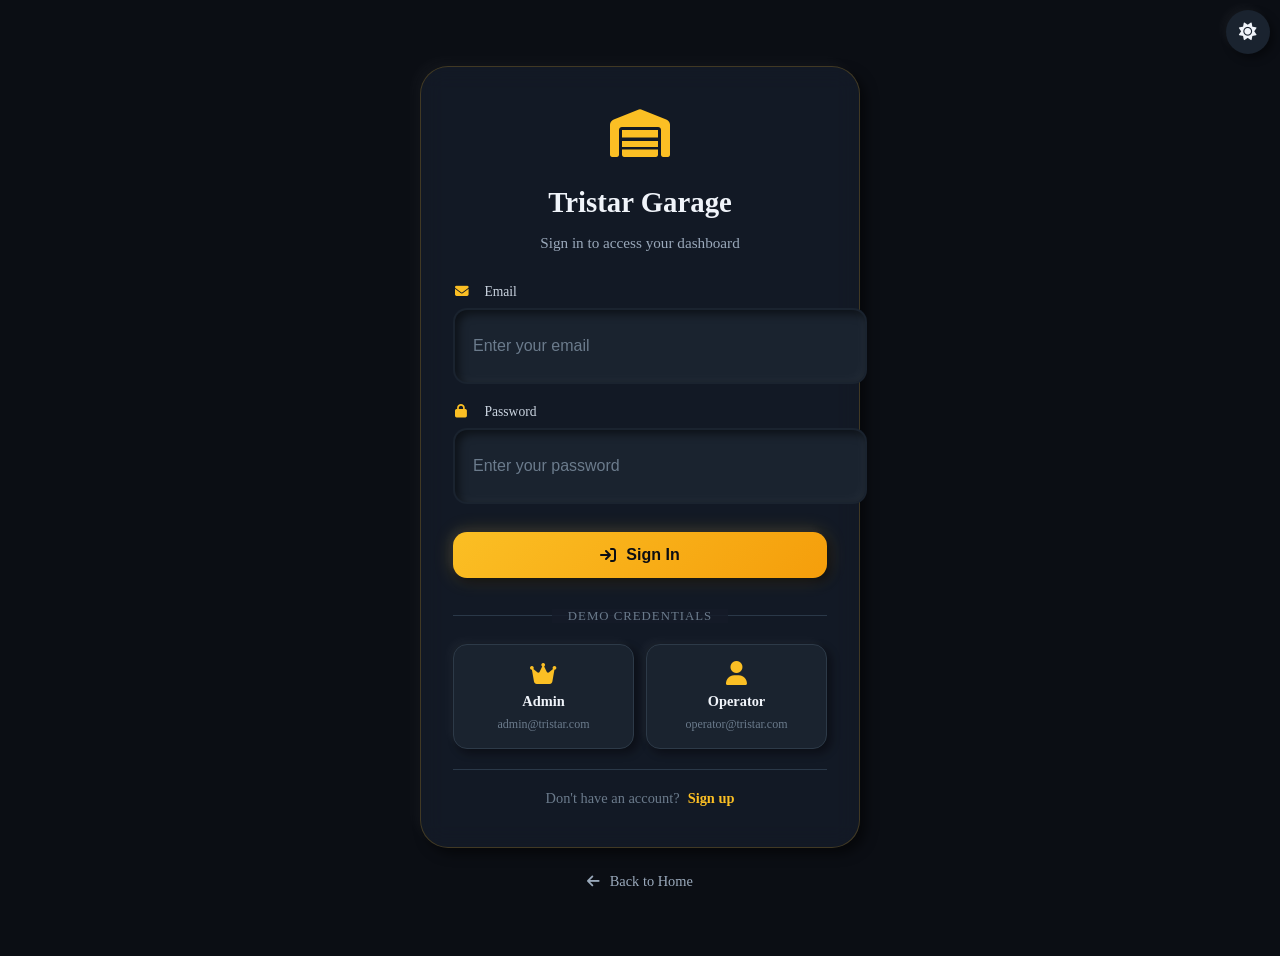
<file: frontend/login.html>
<!DOCTYPE html>
<html lang="en" data-theme="dark">
<head>
    <meta charset="UTF-8">
    <meta name="viewport" content="width=device-width, initial-scale=1.0, viewport-fit=cover">
    <meta name="theme-color" content="#0b0e14" media="(prefers-color-scheme: dark)">
    <meta name="theme-color" content="#e8edf2" media="(prefers-color-scheme: light)">
    <title>Tristar Garage · Login</title>
    <link rel="stylesheet" href="https://cdnjs.cloudflare.com/ajax/libs/font-awesome/6.5.1/css/all.min.css">
    <link rel="stylesheet" href="./css/theme.css">
    <link rel="stylesheet" href="./css/neumorphic.css">
    <link rel="stylesheet" href="./css/loader.css">
    <link rel="stylesheet" href="./css/mobile-responsive.css">
    <style>
        /* Login Page - Theme Aware */
        body {
            background: var(--bg-primary);
            color: var(--text-primary);
            min-height: 100vh;
            display: flex;
            align-items: center;
            justify-content: center;
            padding: 20px;
            transition: background 0.3s ease, color 0.3s ease;
        }

        .login-container {
            width: 100%;
            max-width: 440px;
        }

        .login-card {
            background: var(--bg-card);
            border-radius: 28px;
            padding: 40px 32px;
            box-shadow: var(--neu-raised);
            backdrop-filter: blur(12px);
            border: 1px solid var(--border-accent);
        }

        .login-header {
            text-align: center;
            margin-bottom: 32px;
        }

        .login-logo {
            font-size: 3rem;
            color: var(--accent-primary);
            margin-bottom: 16px;
        }

        .login-header h2 {
            font-size: 1.8rem;
            font-weight: 600;
            margin-bottom: 8px;
        }

        .login-header p {
            color: var(--text-secondary);
            font-size: 0.95rem;
        }

        .form-group {
            margin-bottom: 20px;
        }

        .form-group label {
            display: block;
            font-size: 0.85rem;
            font-weight: 500;
            color: var(--text-heading);
            margin-bottom: 8px;
        }

        .form-group label i {
            color: var(--accent-primary);
            margin-right: 8px;
            width: 18px;
        }

        .form-group input {
            width: 100%;
            padding: 14px 18px;
            background: var(--bg-input);
            border: 2px solid transparent;
            border-radius: 14px;
            color: var(--text-primary);
            font-size: 1rem;
            box-shadow: var(--neu-pressed);
            transition: all 0.2s ease;
            outline: none;
        }

        .form-group input:focus {
            border-color: var(--accent-primary);
            box-shadow: var(--neu-pressed), 0 0 0 3px rgba(251, 191, 36, 0.15);
        }

        .form-group input::placeholder {
            color: var(--text-muted);
        }

        .btn-login {
            width: 100%;
            padding: 14px;
            font-size: 1rem;
            border-radius: 14px;
            margin-top: 8px;
        }

        .login-divider {
            text-align: center;
            margin: 28px 0 20px;
            position: relative;
        }

        .login-divider::before {
            content: '';
            position: absolute;
            top: 50%;
            left: 0;
            right: 0;
            height: 1px;
            background: var(--border-secondary);
        }

        .login-divider span {
            background: var(--bg-card);
            padding: 0 16px;
            position: relative;
            color: var(--text-muted);
            font-size: 0.8rem;
            text-transform: uppercase;
            letter-spacing: 1px;
        }

        .demo-credentials {
            display: grid;
            grid-template-columns: 1fr 1fr;
            gap: 12px;
        }

        .demo-card {
            background: var(--bg-tertiary);
            border: 1px solid var(--border-primary);
            border-radius: 14px;
            padding: 16px 12px;
            text-align: center;
            cursor: pointer;
            transition: all 0.2s ease;
            box-shadow: var(--neu-button);
        }

        .demo-card:hover {
            border-color: var(--accent-primary);
            transform: translateY(-2px);
            box-shadow: var(--neu-button-hover);
        }

        .demo-card i {
            font-size: 1.5rem;
            color: var(--accent-primary);
            margin-bottom: 8px;
            display: block;
        }

        .demo-card strong {
            display: block;
            font-size: 0.9rem;
            margin-bottom: 4px;
        }

        .demo-card span {
            font-size: 0.75rem;
            color: var(--text-muted);
        }

        .login-footer {
            text-align: center;
            margin-top: 24px;
        }

        .login-footer a {
            color: var(--text-secondary);
            text-decoration: none;
            font-size: 0.9rem;
            transition: color 0.2s;
        }

        .login-footer a:hover {
            color: var(--accent-primary);
        }

        .login-footer i {
            margin-right: 6px;
        }

        .signup-prompt {
            text-align: center;
            margin-top: 20px;
            padding-top: 20px;
            border-top: 1px solid var(--border-secondary);
            display: flex;
            align-items: center;
            justify-content: center;
            gap: 8px;
        }

        .signup-prompt span {
            color: var(--text-muted);
            font-size: 0.9rem;
        }

        .signup-prompt a {
            color: var(--accent-primary);
            text-decoration: none;
            font-weight: 600;
            font-size: 0.9rem;
            transition: all 0.2s;
        }

        .signup-prompt a:hover {
            text-decoration: underline;
        }

        @media (max-width: 480px) {
            .login-card {
                padding: 28px 20px;
            }
            .demo-credentials {
                grid-template-columns: 1fr;
            }
        }
    </style>
</head>
<body>
    <!-- Loading Screen -->
    <div class="loader" id="globalLoader">
        <div class="loader-content">
            <div class="tms-text">TMS</div>
            <div class="dots">
                <div class="dot"></div>
                <div class="dot"></div>
                <div class="dot"></div>
                <div class="dot"></div>
            </div>
        </div>
    </div>

    <div class="login-container">
        <div class="login-card">
            <div class="login-header">
                <div class="login-logo">
                    <i class="fas fa-warehouse"></i>
                </div>
                <h2>Tristar Garage</h2>
                <p>Sign in to access your dashboard</p>
            </div>

            <form id="loginForm">
                <div class="form-group">
                    <label for="loginEmail"><i class="fas fa-envelope"></i> Email</label>
                    <input type="email" id="loginEmail" placeholder="Enter your email" required>
                </div>
                <div class="form-group">
                    <label for="loginPassword"><i class="fas fa-lock"></i> Password</label>
                    <input type="password" id="loginPassword" placeholder="Enter your password" required>
                </div>
                <button type="submit" class="neu-btn neu-btn-primary btn-login">
                    <i class="fas fa-arrow-right-to-bracket"></i> Sign In
                </button>
            </form>

            <div class="login-divider">
                <span>Demo Credentials</span>
            </div>

            <div class="demo-credentials">
                <div class="demo-card" onclick="fillDemo('admin')">
                    <i class="fas fa-crown"></i>
                    <strong>Admin</strong>
                    <span>admin@tristar.com</span>
                </div>
                <div class="demo-card" onclick="fillDemo('operator')">
                    <i class="fas fa-user"></i>
                    <strong>Operator</strong>
                    <span>operator@tristar.com</span>
                </div>
            </div>

            <div class="signup-prompt">
                <span>Don't have an account?</span>
                <a href="./signup.html">Sign up</a>
            </div>
        </div>

        <div class="login-footer">
            <a href="./index.html"><i class="fas fa-arrow-left"></i> Back to Home</a>
        </div>
    </div>

    <script src="./shared/js/auth.js"></script>
    <script src="./shared/js/theme.js"></script>
    <script src="./shared/js/loader.js"></script>
</body>
</html>
</file>
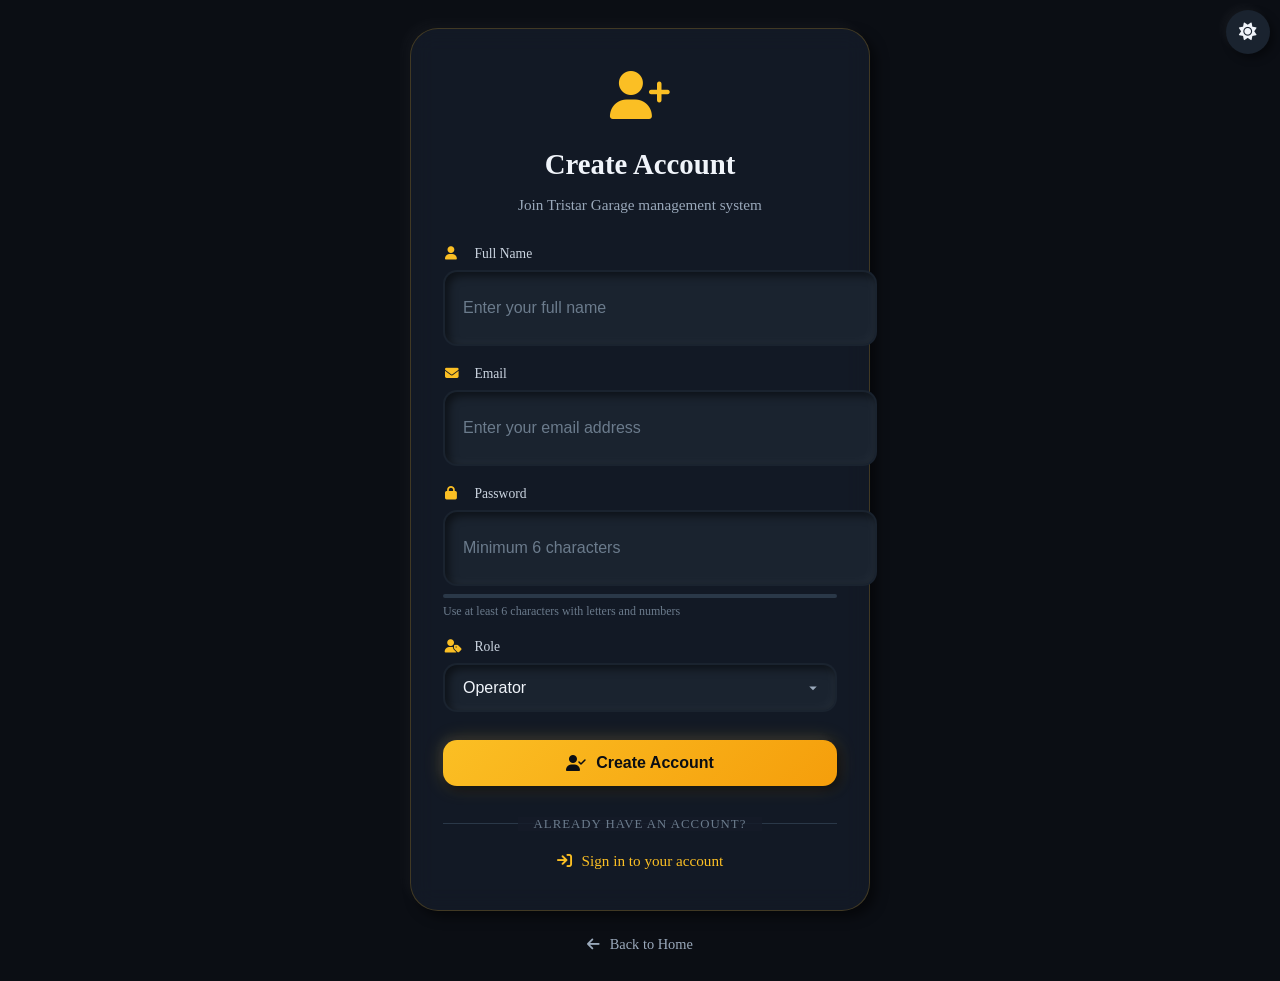
<file: frontend/signup.html>
<!DOCTYPE html>
<html lang="en" data-theme="dark">
<head>
    <meta charset="UTF-8">
    <meta name="viewport" content="width=device-width, initial-scale=1.0, viewport-fit=cover">
    <meta name="theme-color" content="#0b0e14" media="(prefers-color-scheme: dark)">
    <meta name="theme-color" content="#e8edf2" media="(prefers-color-scheme: light)">
    <title>Tristar Garage · Sign Up</title>
    <link rel="stylesheet" href="https://cdnjs.cloudflare.com/ajax/libs/font-awesome/6.5.1/css/all.min.css">
    <link rel="stylesheet" href="./css/theme.css">
    <link rel="stylesheet" href="./css/neumorphic.css">
    <link rel="stylesheet" href="./css/loader.css">
    <link rel="stylesheet" href="./css/mobile-responsive.css">
    <style>
        /* Signup Page - Theme Aware */
        body {
            background: var(--bg-primary);
            color: var(--text-primary);
            min-height: 100vh;
            display: flex;
            align-items: center;
            justify-content: center;
            padding: 20px;
            transition: background 0.3s ease, color 0.3s ease;
        }

        .signup-container {
            width: 100%;
            max-width: 460px;
        }

        .signup-card {
            background: var(--bg-card);
            border-radius: 28px;
            padding: 40px 32px;
            box-shadow: var(--neu-raised);
            backdrop-filter: blur(12px);
            border: 1px solid var(--border-accent);
        }

        .signup-header {
            text-align: center;
            margin-bottom: 32px;
        }

        .signup-logo {
            font-size: 3rem;
            color: var(--accent-primary);
            margin-bottom: 16px;
        }

        .signup-header h2 {
            font-size: 1.8rem;
            font-weight: 600;
            margin-bottom: 8px;
        }

        .signup-header p {
            color: var(--text-secondary);
            font-size: 0.95rem;
        }

        .form-group {
            margin-bottom: 20px;
        }

        .form-group label {
            display: block;
            font-size: 0.85rem;
            font-weight: 500;
            color: var(--text-heading);
            margin-bottom: 8px;
        }

        .form-group label i {
            color: var(--accent-primary);
            margin-right: 8px;
            width: 18px;
        }

        .form-group input,
        .form-group select {
            width: 100%;
            padding: 14px 18px;
            background: var(--bg-input);
            border: 2px solid transparent;
            border-radius: 14px;
            color: var(--text-primary);
            font-size: 1rem;
            box-shadow: var(--neu-pressed);
            transition: all 0.2s ease;
            outline: none;
        }

        .form-group input:focus,
        .form-group select:focus {
            border-color: var(--accent-primary);
            box-shadow: var(--neu-pressed), 0 0 0 3px var(--shadow-glow, rgba(251, 191, 36, 0.15));
        }

        .form-group input::placeholder {
            color: var(--text-muted);
        }

        .form-group select {
            cursor: pointer;
            appearance: none;
            background-image: url("data:image/svg+xml,%3Csvg xmlns='http://www.w3.org/2000/svg' width='12' height='12' fill='%239aa9bb' viewBox='0 0 16 16'%3E%3Cpath d='M8 11L3 6h10z'/%3E%3C/svg%3E");
            background-repeat: no-repeat;
            background-position: right 16px center;
            padding-right: 40px;
        }

        .btn-signup {
            width: 100%;
            padding: 14px;
            font-size: 1rem;
            border-radius: 14px;
            margin-top: 8px;
        }

        .signup-divider {
            text-align: center;
            margin: 28px 0 20px;
            position: relative;
        }

        .signup-divider::before {
            content: '';
            position: absolute;
            top: 50%;
            left: 0;
            right: 0;
            height: 1px;
            background: var(--border-secondary);
        }

        .signup-divider span {
            background: var(--bg-card);
            padding: 0 16px;
            position: relative;
            color: var(--text-muted);
            font-size: 0.8rem;
            text-transform: uppercase;
            letter-spacing: 1px;
        }

        .login-link {
            text-align: center;
        }

        .login-link a {
            color: var(--accent-primary);
            text-decoration: none;
            font-weight: 500;
            font-size: 0.95rem;
            transition: all 0.2s;
        }

        .login-link a:hover {
            text-decoration: underline;
        }

        .login-link i {
            margin-right: 6px;
        }

        .signup-footer {
            text-align: center;
            margin-top: 24px;
        }

        .signup-footer a {
            color: var(--text-secondary);
            text-decoration: none;
            font-size: 0.9rem;
            transition: color 0.2s;
        }

        .signup-footer a:hover {
            color: var(--accent-primary);
        }

        .signup-footer i {
            margin-right: 6px;
        }

        /* Password strength indicator */
        .password-strength {
            margin-top: 8px;
            height: 4px;
            border-radius: 2px;
            background: var(--border-secondary);
            overflow: hidden;
        }

        .password-strength .strength-bar {
            height: 100%;
            border-radius: 2px;
            transition: all 0.3s ease;
            width: 0;
        }

        .password-strength .strength-bar.weak {
            width: 33%;
            background: var(--accent-danger);
        }

        .password-strength .strength-bar.medium {
            width: 66%;
            background: var(--accent-warning);
        }

        .password-strength .strength-bar.strong {
            width: 100%;
            background: var(--accent-success);
        }

        .password-hint {
            font-size: 0.75rem;
            color: var(--text-muted);
            margin-top: 6px;
        }

        @media (max-width: 480px) {
            .signup-card {
                padding: 28px 20px;
            }
        }
    </style>
</head>
<body>
    <!-- Loading Screen -->
    <div class="loader" id="globalLoader">
        <div class="loader-content">
            <div class="tms-text">TMS</div>
            <div class="dots">
                <div class="dot"></div>
                <div class="dot"></div>
                <div class="dot"></div>
                <div class="dot"></div>
            </div>
        </div>
    </div>

    <div class="signup-container">
        <div class="signup-card">
            <div class="signup-header">
                <div class="signup-logo">
                    <i class="fas fa-user-plus"></i>
                </div>
                <h2>Create Account</h2>
                <p>Join Tristar Garage management system</p>
            </div>

            <form id="signupForm">
                <div class="form-group">
                    <label for="signupName"><i class="fas fa-user"></i> Full Name</label>
                    <input type="text" id="signupName" placeholder="Enter your full name" required>
                </div>
                <div class="form-group">
                    <label for="signupEmail"><i class="fas fa-envelope"></i> Email</label>
                    <input type="email" id="signupEmail" placeholder="Enter your email address" required>
                </div>
                <div class="form-group">
                    <label for="signupPassword"><i class="fas fa-lock"></i> Password</label>
                    <input type="password" id="signupPassword" placeholder="Minimum 6 characters" required minlength="6">
                    <div class="password-strength">
                        <div class="strength-bar" id="strengthBar"></div>
                    </div>
                    <div class="password-hint">Use at least 6 characters with letters and numbers</div>
                </div>
                <div class="form-group">
                    <label for="signupRole"><i class="fas fa-user-tag"></i> Role</label>
                    <select id="signupRole">
                        <option value="operator" selected>Operator</option>
                        <option value="admin">Admin</option>
                    </select>
                </div>
                <button type="submit" class="neu-btn neu-btn-primary btn-signup">
                    <i class="fas fa-user-check"></i> Create Account
                </button>
            </form>

            <div class="signup-divider">
                <span>Already have an account?</span>
            </div>

            <div class="login-link">
                <a href="./login.html"><i class="fas fa-arrow-right-to-bracket"></i> Sign in to your account</a>
            </div>
        </div>

        <div class="signup-footer">
            <a href="./index.html"><i class="fas fa-arrow-left"></i> Back to Home</a>
        </div>
    </div>

    <script src="./shared/js/theme.js"></script>
    <script src="./shared/js/loader.js"></script>
    <script>
        // Password strength indicator
        const passwordInput = document.getElementById('signupPassword');
        const strengthBar = document.getElementById('strengthBar');

        passwordInput.addEventListener('input', function() {
            const value = this.value;
            strengthBar.className = 'strength-bar';

            if (value.length === 0) {
                strengthBar.style.width = '0';
            } else if (value.length < 6) {
                strengthBar.classList.add('weak');
            } else if (value.length < 10 || !/[A-Z]/.test(value) || !/[0-9]/.test(value)) {
                strengthBar.classList.add('medium');
            } else {
                strengthBar.classList.add('strong');
            }
        });

        // Signup form handler
        document.getElementById('signupForm').addEventListener('submit', async (e) => {
            e.preventDefault();

            const name = document.getElementById('signupName').value.trim();
            const email = document.getElementById('signupEmail').value.trim();
            const password = document.getElementById('signupPassword').value;
            const role = document.getElementById('signupRole').value;

            if (!name || !email || !password) {
                showToast('Please fill in all fields', true);
                return;
            }

            if (password.length < 6) {
                showToast('Password must be at least 6 characters', true);
                return;
            }

            try {
                const result = await apiCall('auth.php', 'POST', {
                    action: 'signup',
                    name,
                    email,
                    password,
                    role
                });

                if (result.success) {
                    showToast('Account created successfully! Please sign in.');
                    setTimeout(() => {
                        window.location.href = './login.html';
                    }, 1500);
                }
            } catch (error) {
                showToast('Signup failed: ' + error.message, true);
            }
        });

        // Toast notification
        function showToast(message, isError = false) {
            const existing = document.querySelector('.toast');
            if (existing) existing.remove();

            const toast = document.createElement('div');
            toast.className = 'toast' + (isError ? ' error' : '');
            toast.innerHTML = `<i class="fas fa-${isError ? 'circle-exclamation' : 'circle-check'}"></i> ${message}`;
            document.body.appendChild(toast);
            setTimeout(() => toast.remove(), 3500);
        }

        // API Call Helper
        async function apiCall(endpoint, method = 'GET', data = null) {
            const options = {
                method,
                headers: {
                    'Content-Type': 'application/json',
                }
            };

            if (data && method !== 'GET') {
                options.body = JSON.stringify(data);
            }

            try {
                const response = await fetch(`/backend/api/${endpoint}`, options);
                const result = await response.json();

                if (!response.ok) {
                    throw new Error(result.error || `HTTP error! status: ${response.status}`);
                }

                return result;
            } catch (error) {
                throw error;
            }
        }
    </script>
</body>
</html>
</file>
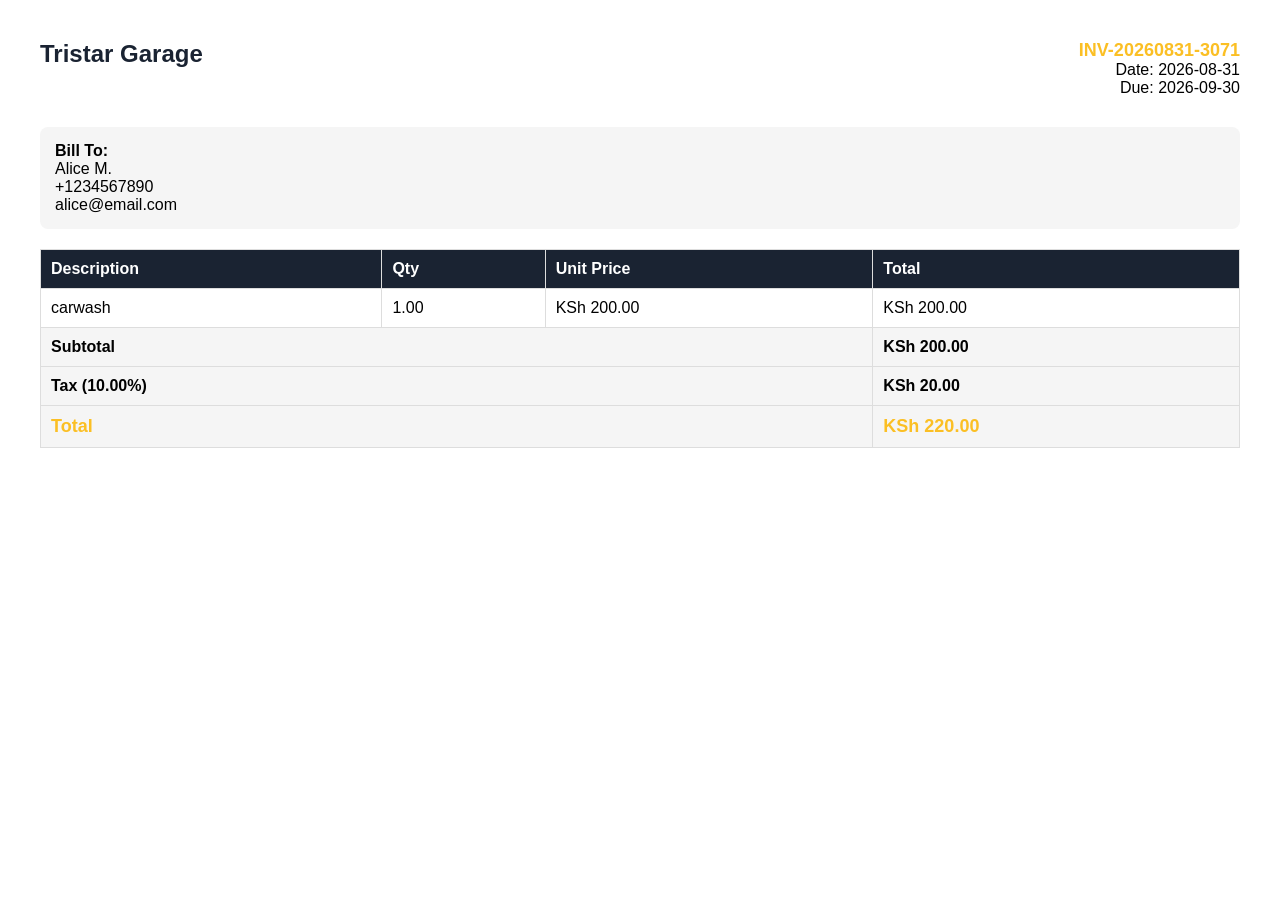
<file: backend/invoices/INV-20260831-3071.html>
<html><head><style>
        body { font-family: Arial, sans-serif; margin: 40px; }
        .header { display: flex; justify-content: space-between; margin-bottom: 30px; }
        .company { font-size: 24px; font-weight: bold; color: #1a2332; }
        .invoice-details { text-align: right; }
        .invoice-number { font-size: 18px; font-weight: bold; color: #fbbf24; }
        .client-info { margin: 20px 0; padding: 15px; background: #f5f5f5; border-radius: 8px; }
        table { width: 100%; border-collapse: collapse; margin: 20px 0; }
        th, td { border: 1px solid #ddd; padding: 10px; text-align: left; }
        th { background: #1a2332; color: white; }
        .total-row { font-weight: bold; background: #f5f5f5; }
        .grand-total { font-size: 18px; font-weight: bold; color: #fbbf24; }
    </style></head><body><div class="header">
        <div class="company">Tristar Garage</div>
        <div class="invoice-details">
            <div class="invoice-number">INV-20260831-3071</div>
            <div>Date: 2026-08-31</div>
            <div>Due: 2026-09-30</div>
        </div>
    </div><div class="client-info">
        <strong>Bill To:</strong><br>
        Alice M.<br>
        +1234567890<br>
        alice@email.com
    </div><table><thead><tr><th>Description</th><th>Qty</th><th>Unit Price</th><th>Total</th></tr></thead><tbody><tr>
            <td>carwash</td>
            <td>1.00</td>
            <td>KSh 200.00</td>
            <td>KSh 200.00</td>
        </tr><tr class="total-row"><td colspan="3">Subtotal</td><td>KSh 200.00</td></tr><tr class="total-row"><td colspan="3">Tax (10.00%)</td><td>KSh 20.00</td></tr><tr class="total-row grand-total"><td colspan="3">Total</td><td>KSh 220.00</td></tr></tbody></table></body></html>
</file>
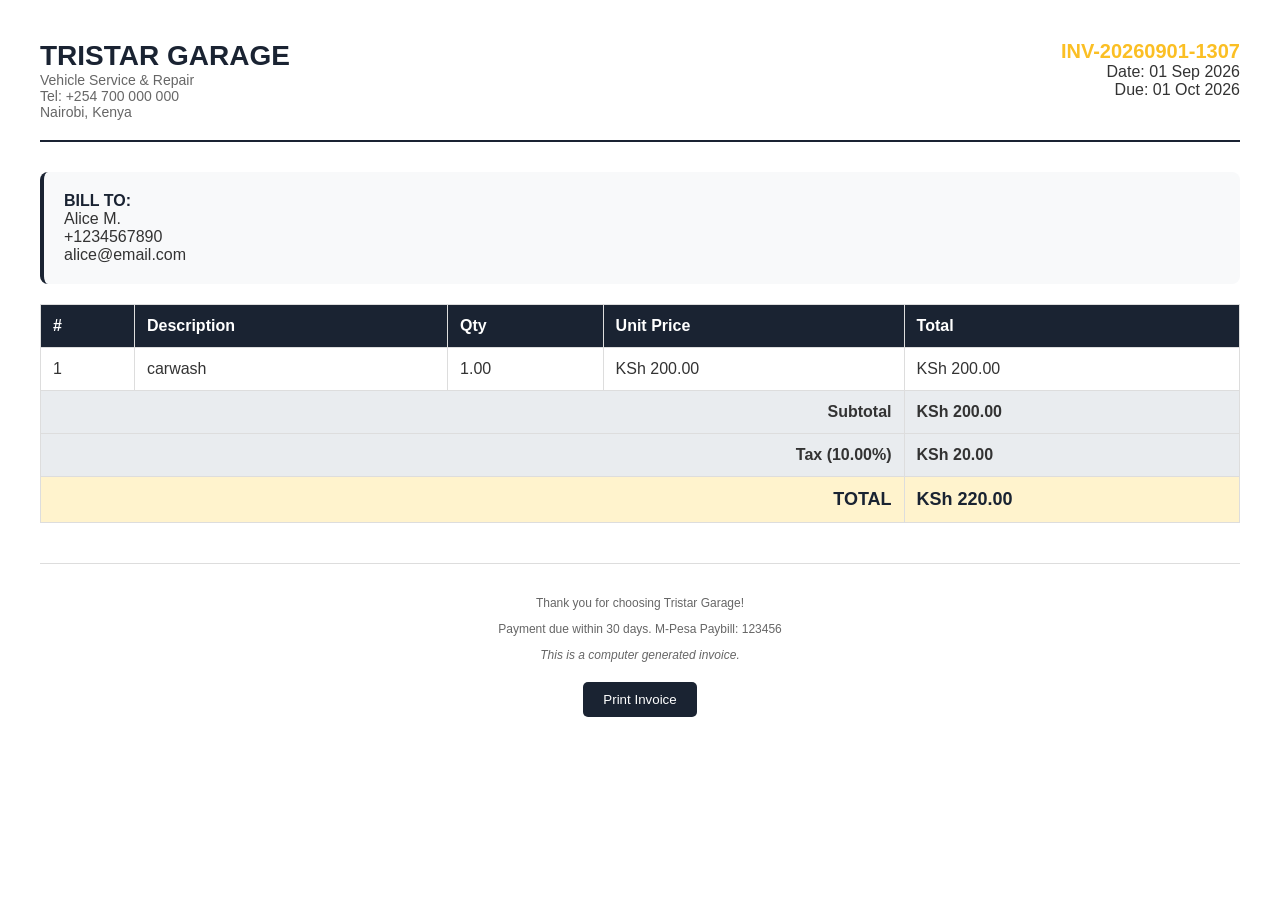
<file: backend/invoices/INV-20260901-1307.html>
<!DOCTYPE html>
<html lang="en">
<head>
    <meta charset="UTF-8">
    <title>Invoice - INV-20260901-1307</title>
    <style>
        body { font-family: Arial, sans-serif; margin: 40px; color: #333; }
        .header { display: flex; justify-content: space-between; margin-bottom: 30px; border-bottom: 2px solid #1a2332; padding-bottom: 20px; }
        .company { font-size: 28px; font-weight: bold; color: #1a2332; }
        .company-sub { color: #666; font-size: 14px; }
        .invoice-details { text-align: right; }
        .invoice-number { font-size: 20px; font-weight: bold; color: #fbbf24; }
        .client-info { margin: 20px 0; padding: 20px; background: #f8f9fa; border-radius: 8px; border-left: 4px solid #1a2332; }
        .client-info strong { color: #1a2332; }
        table { width: 100%; border-collapse: collapse; margin: 20px 0; }
        th, td { border: 1px solid #ddd; padding: 12px; text-align: left; }
        th { background: #1a2332; color: white; }
        tr:nth-child(even) { background: #f8f9fa; }
        .total-row { font-weight: bold; background: #e9ecef !important; }
        .grand-total { font-size: 18px; font-weight: bold; color: #1a2332; background: #fff3cd !important; }
        .footer { margin-top: 40px; padding-top: 20px; border-top: 1px solid #ddd; text-align: center; color: #666; font-size: 12px; }
        @media print { body { margin: 0; } .no-print { display: none; } }
    </style>
</head>
<body>
    <div class="header">
        <div>
            <div class="company">TRISTAR GARAGE</div>
            <div class="company-sub">Vehicle Service & Repair<br>Tel: +254 700 000 000<br>Nairobi, Kenya</div>
        </div>
        <div class="invoice-details">
            <div class="invoice-number">INV-20260901-1307</div>
            <div>Date: 01 Sep 2026</div>
            <div>Due: 01 Oct 2026</div>
        </div>
    </div><div class="client-info">
        <strong>BILL TO:</strong><br>
        Alice M.<br>
        +1234567890<br>
        alice@email.com
    </div><table>
        <thead>
            <tr>
                <th>#</th>
                <th>Description</th>
                <th>Qty</th>
                <th>Unit Price</th>
                <th>Total</th>
            </tr>
        </thead>
        <tbody><tr>
            <td>1</td>
            <td>carwash</td>
            <td>1.00</td>
            <td>KSh 200.00</td>
            <td>KSh 200.00</td>
        </tr><tr class="total-row"><td colspan="4" style="text-align:right">Subtotal</td><td>KSh 200.00</td></tr><tr class="total-row"><td colspan="4" style="text-align:right">Tax (10.00%)</td><td>KSh 20.00</td></tr><tr class="grand-total"><td colspan="4" style="text-align:right">TOTAL</td><td>KSh 220.00</td></tr></tbody></table><div class="footer">
        <p>Thank you for choosing Tristar Garage!</p>
        <p>Payment due within 30 days. M-Pesa Paybill: 123456</p>
        <p><em>This is a computer generated invoice.</em></p>
    </div>
    <div class="no-print" style="margin-top:20px;text-align:center;">
        <button onclick="window.print()" style="padding:10px 20px;background:#1a2332;color:white;border:none;border-radius:5px;cursor:pointer;">
            Print Invoice
        </button>
    </div>
</body></html>
</file>
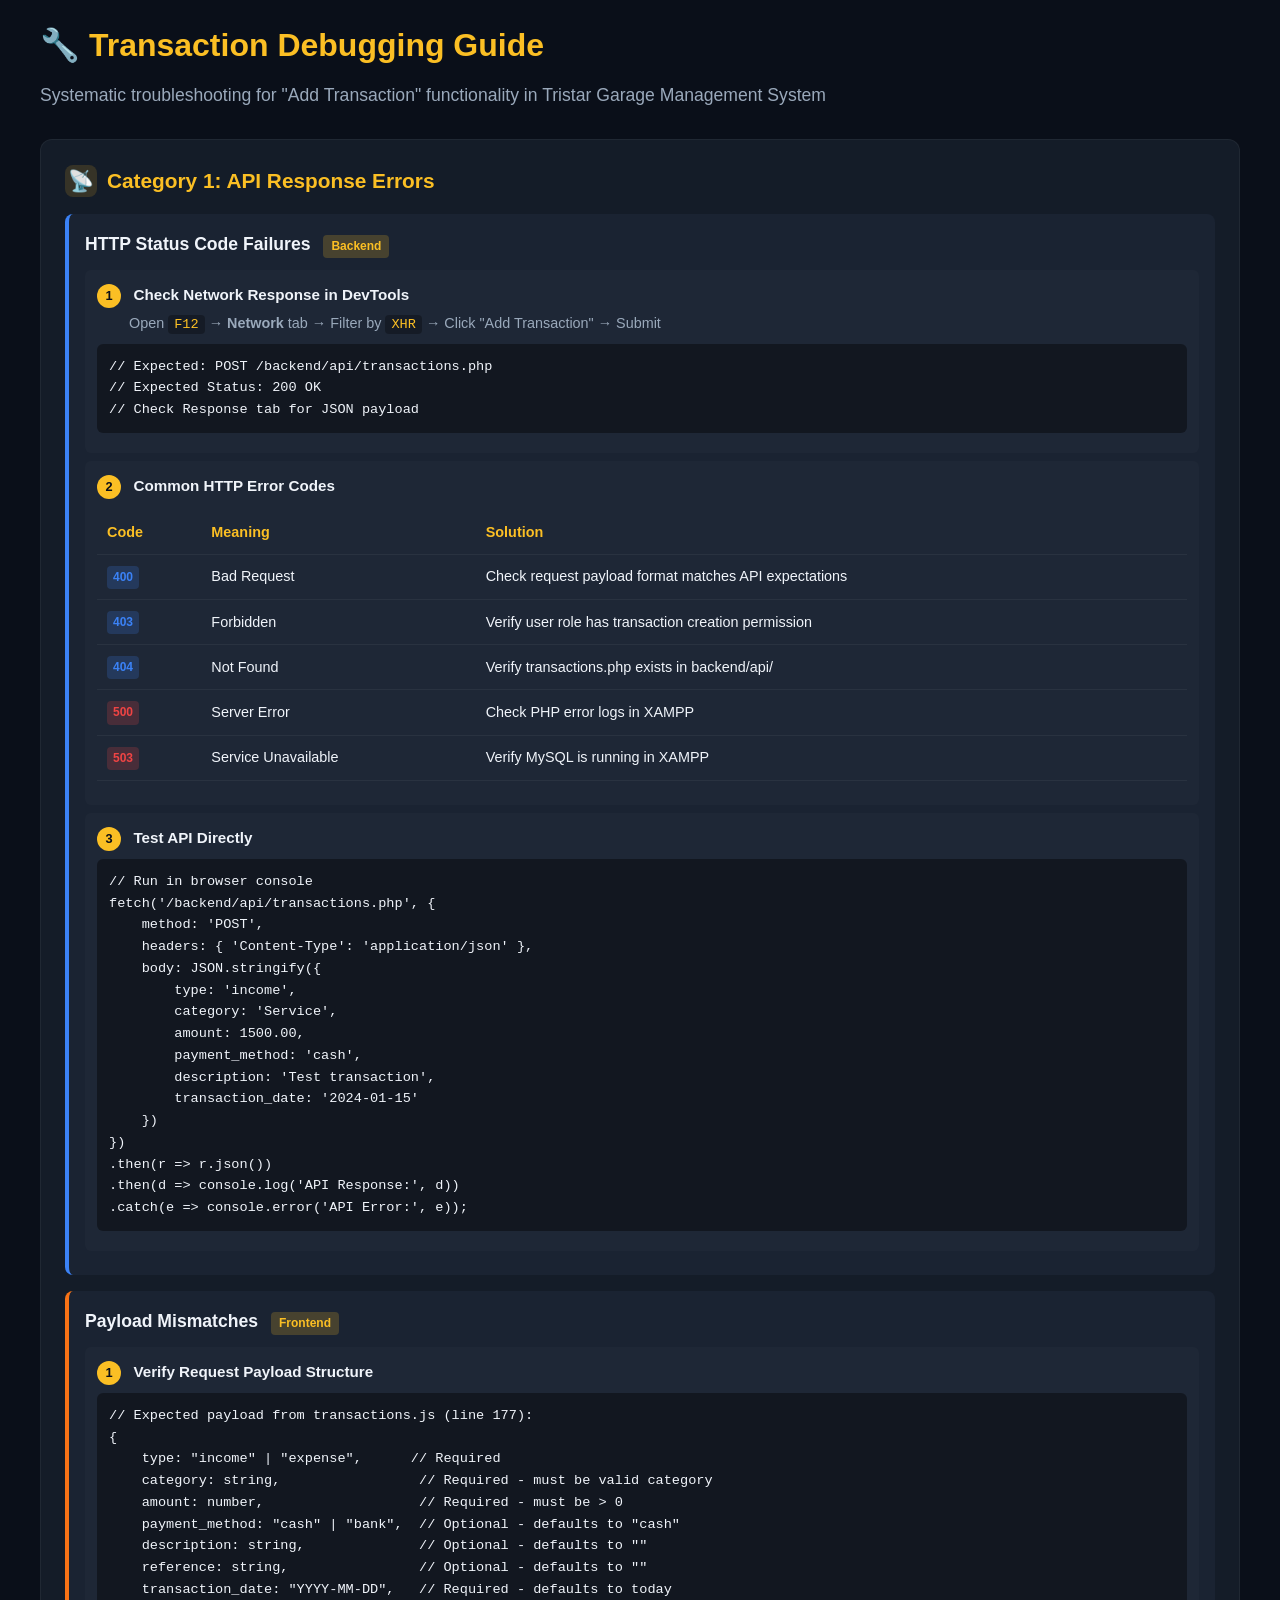
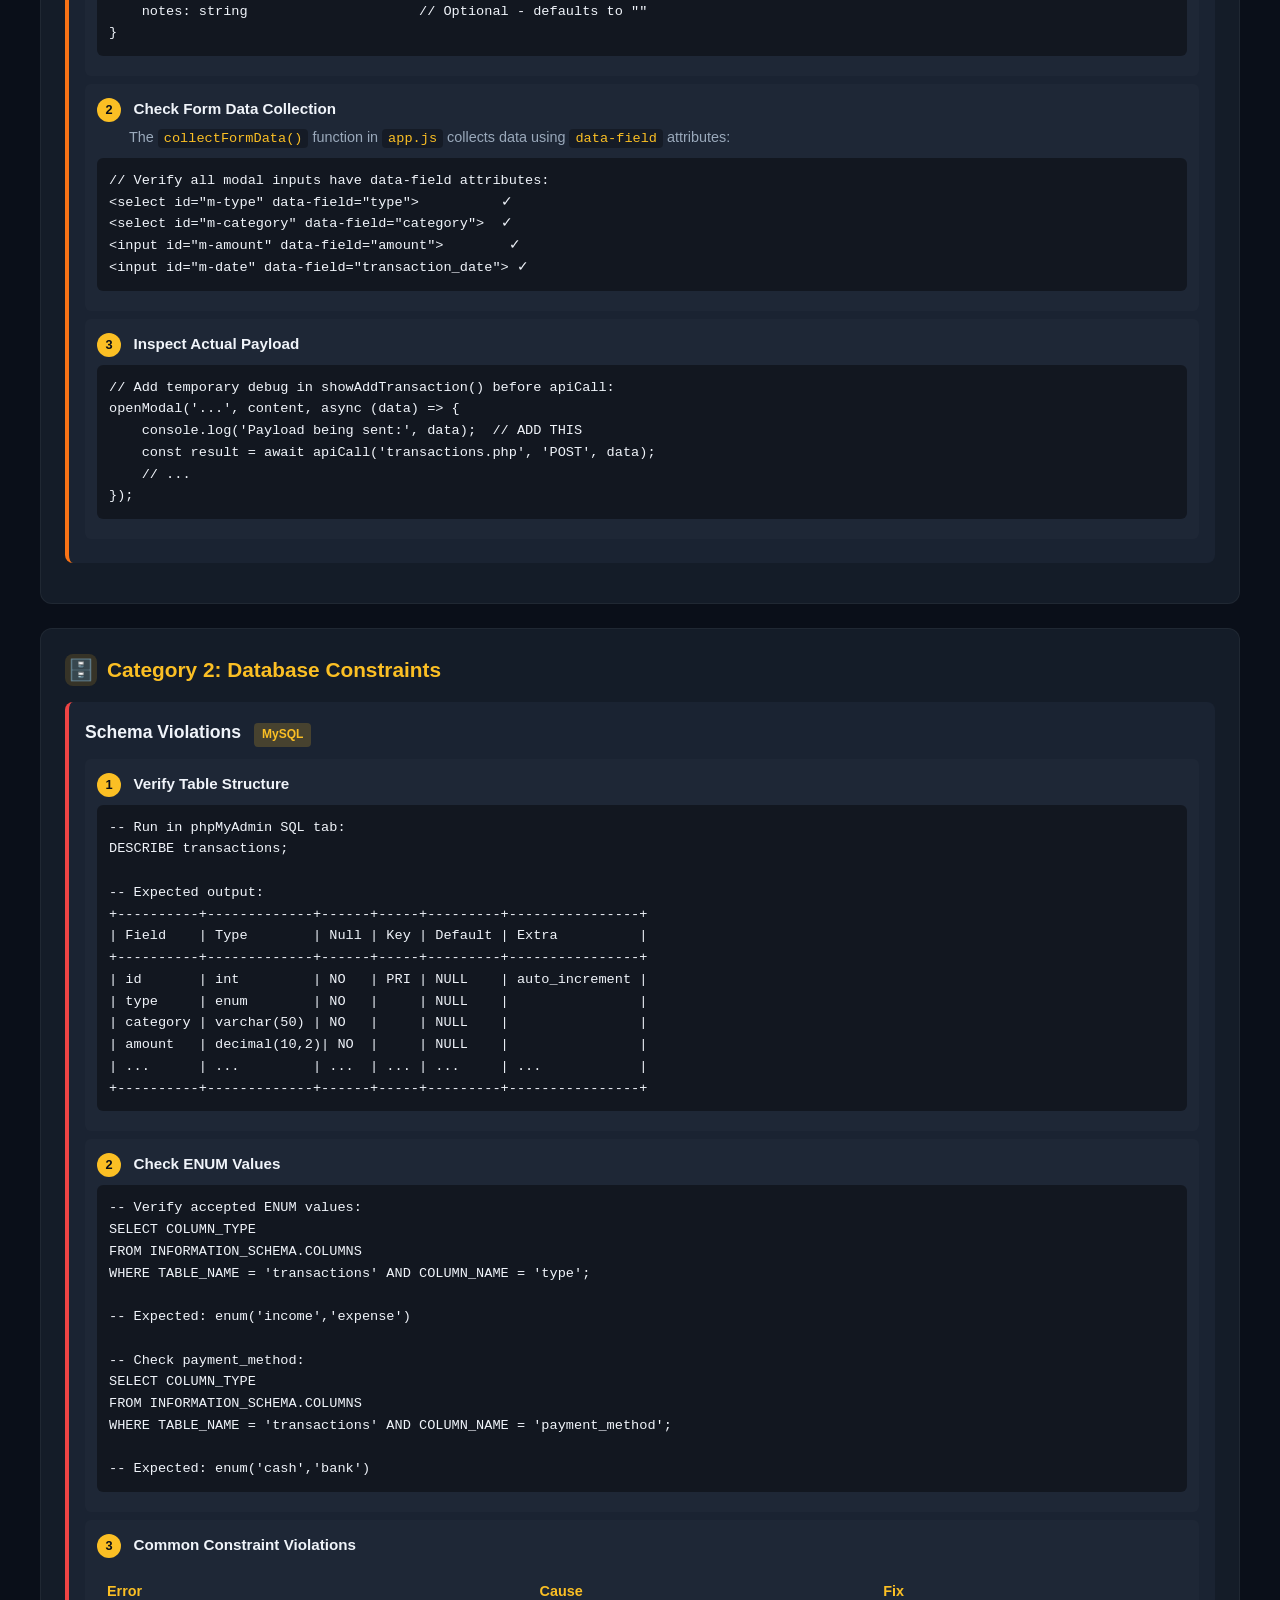
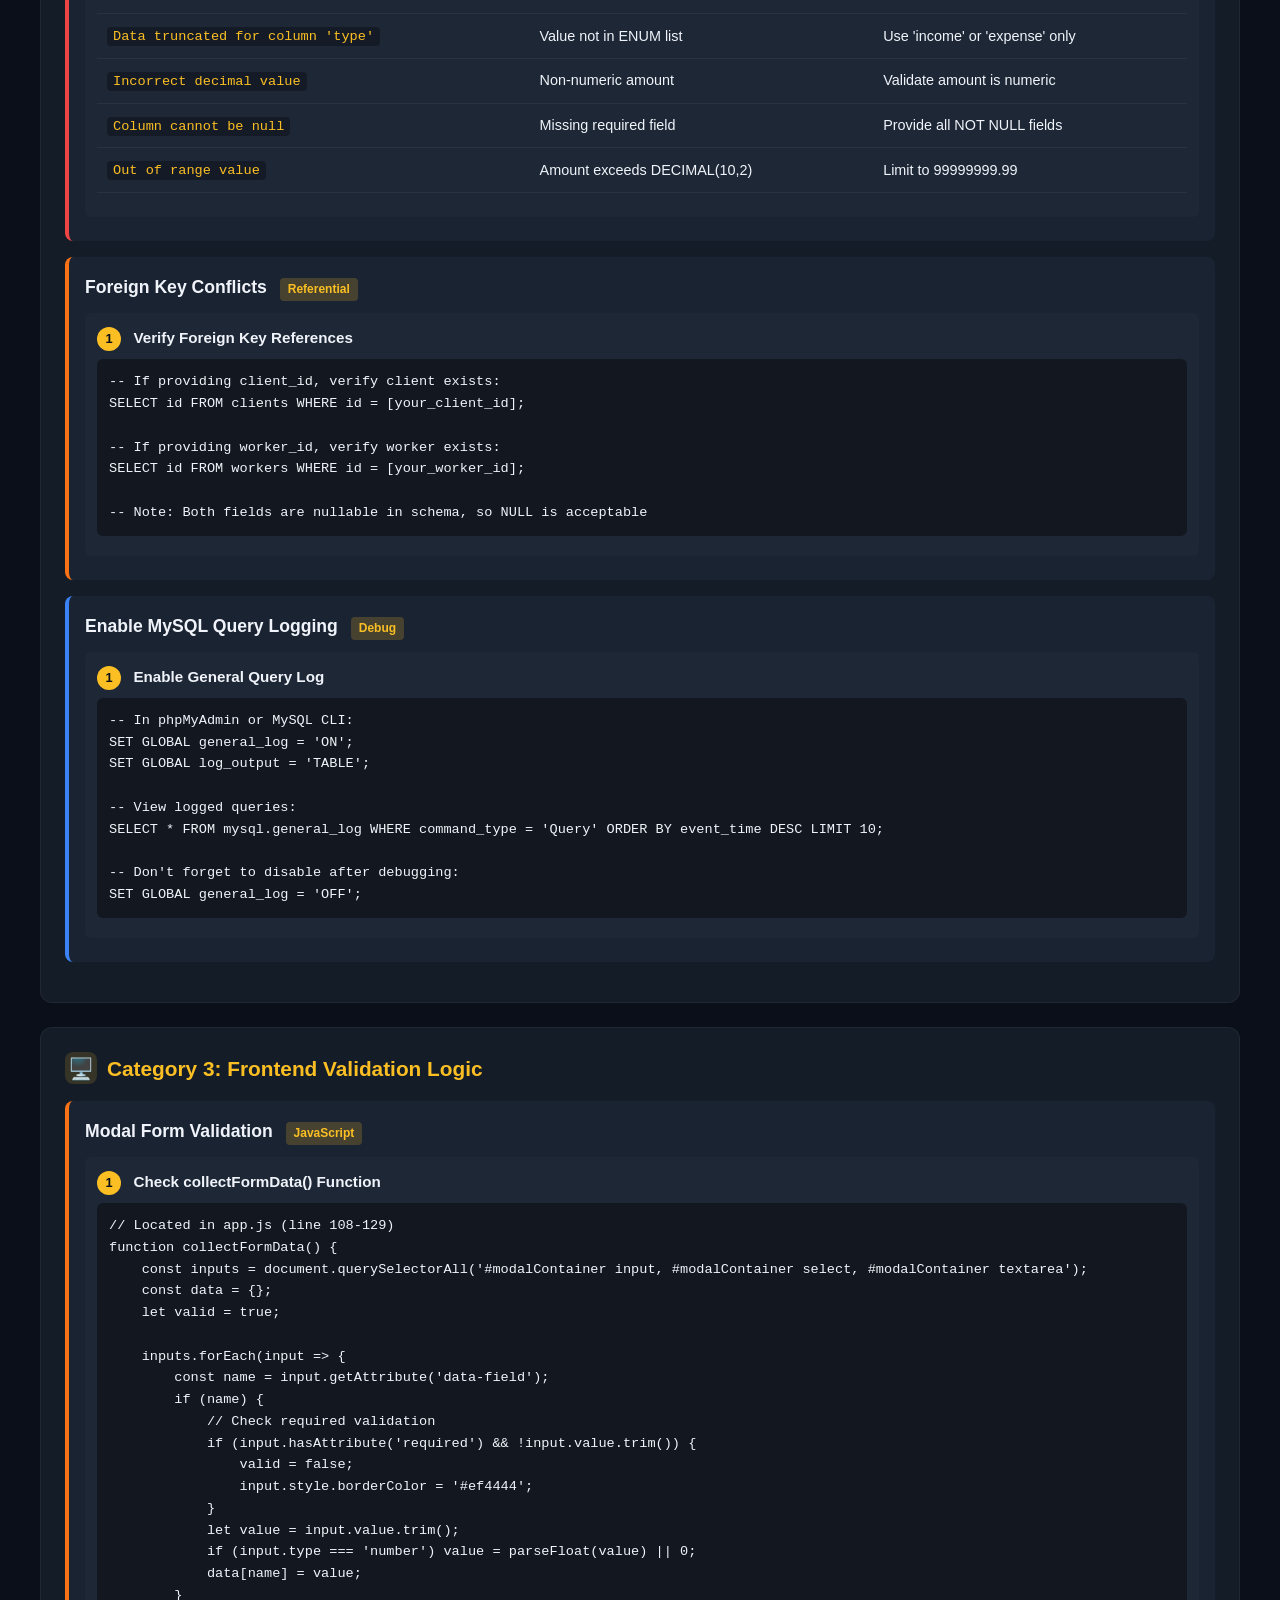
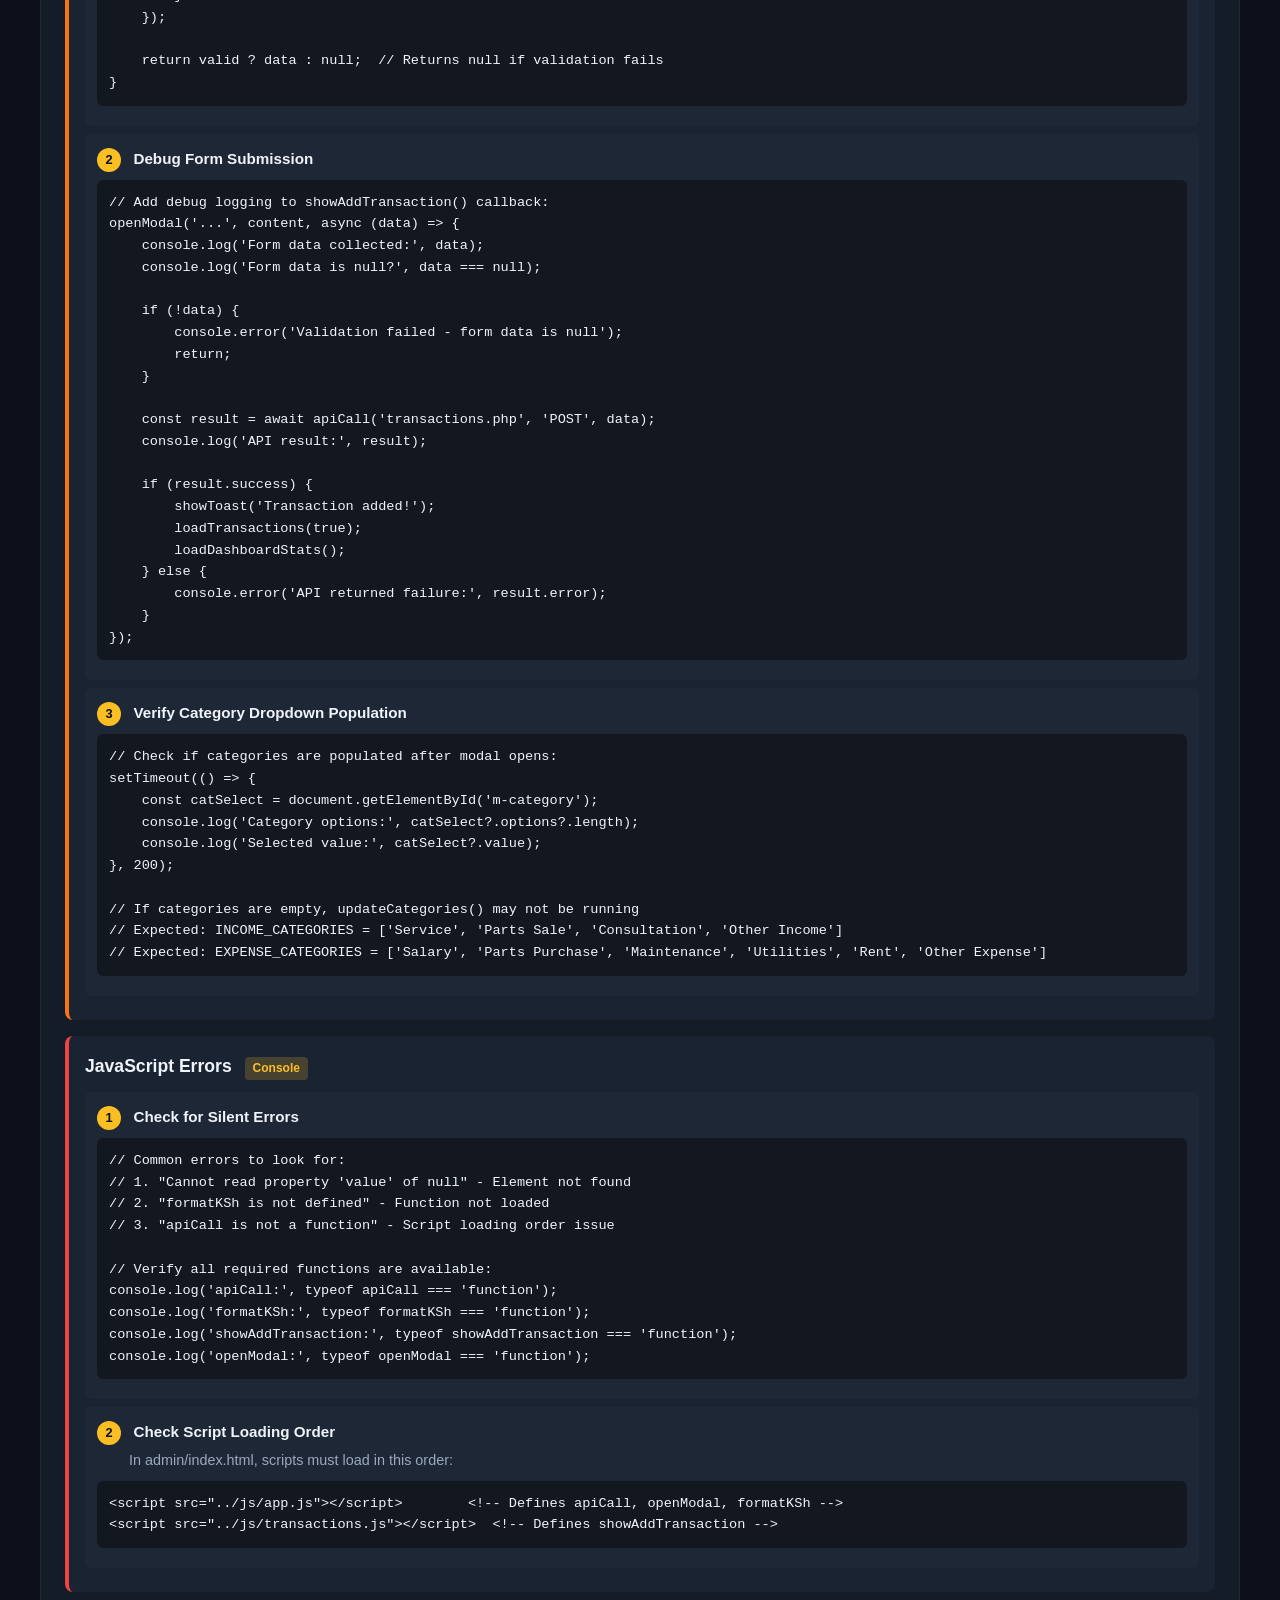
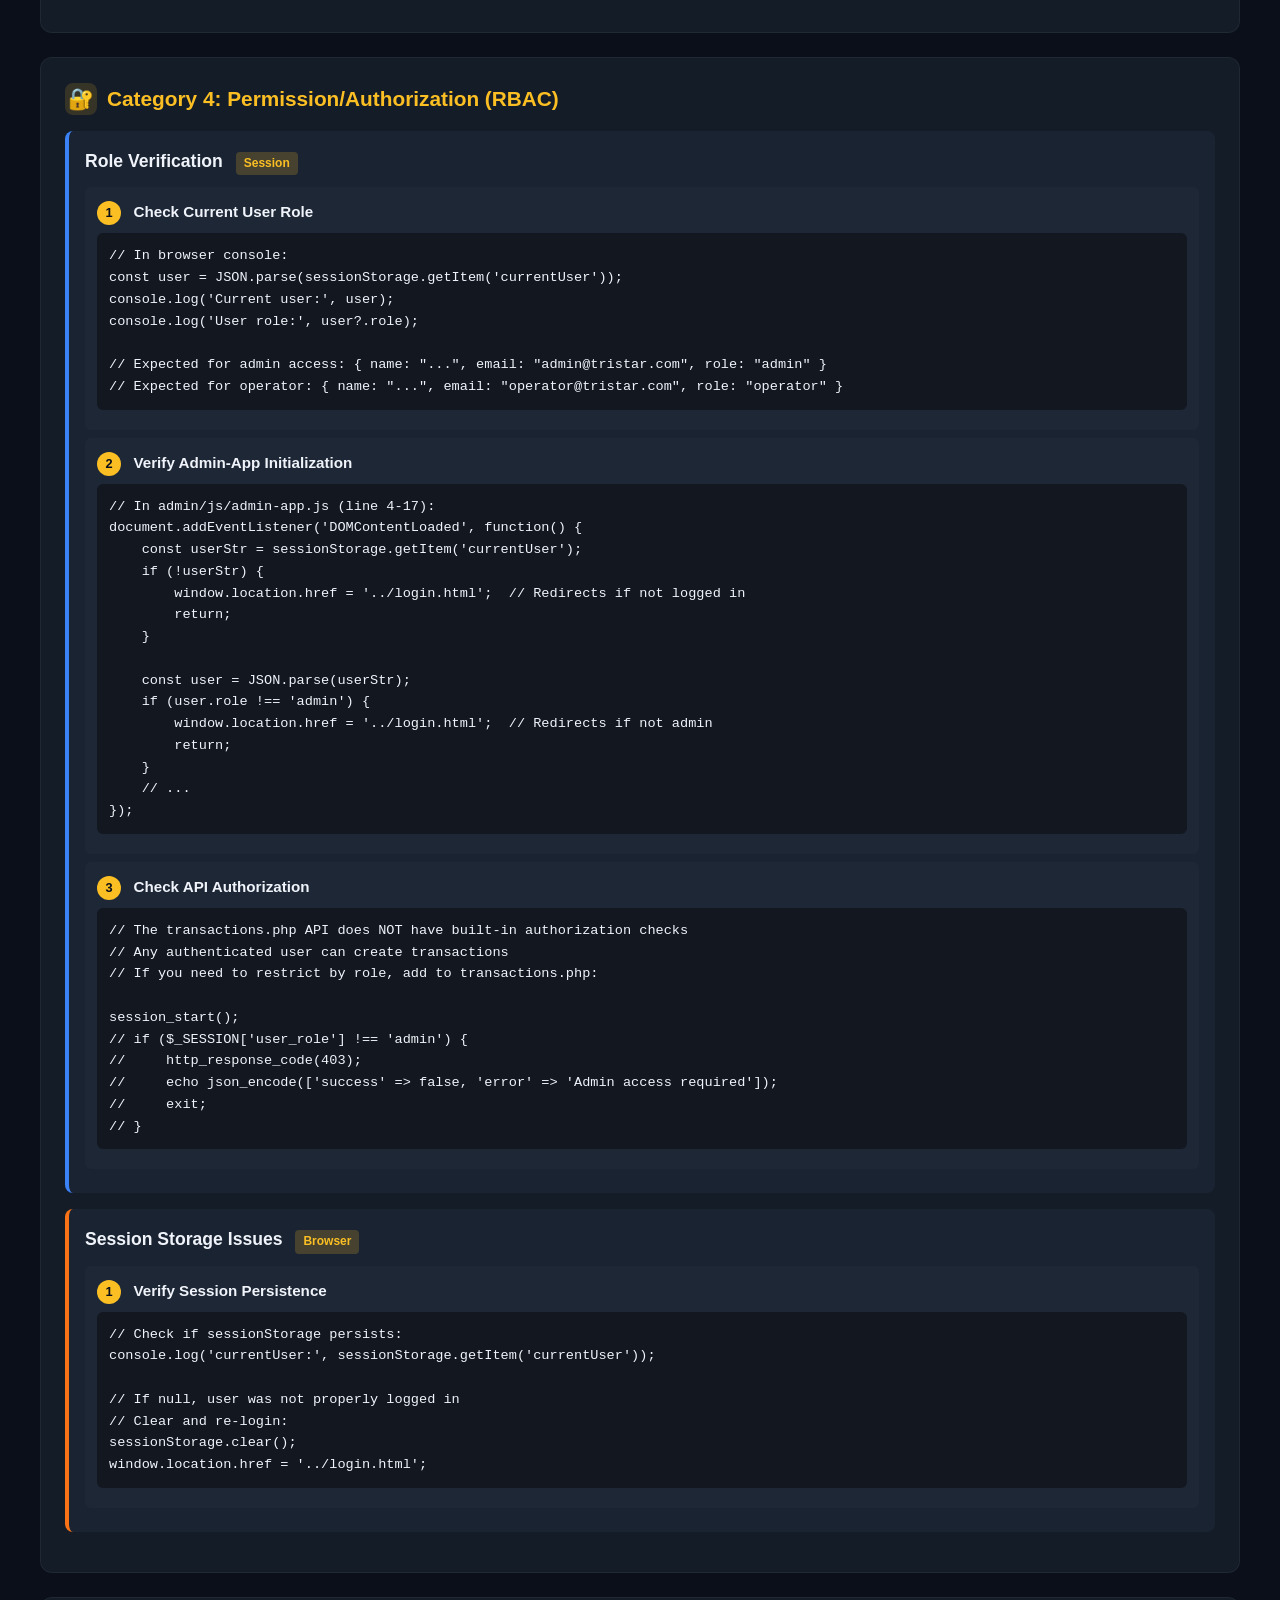
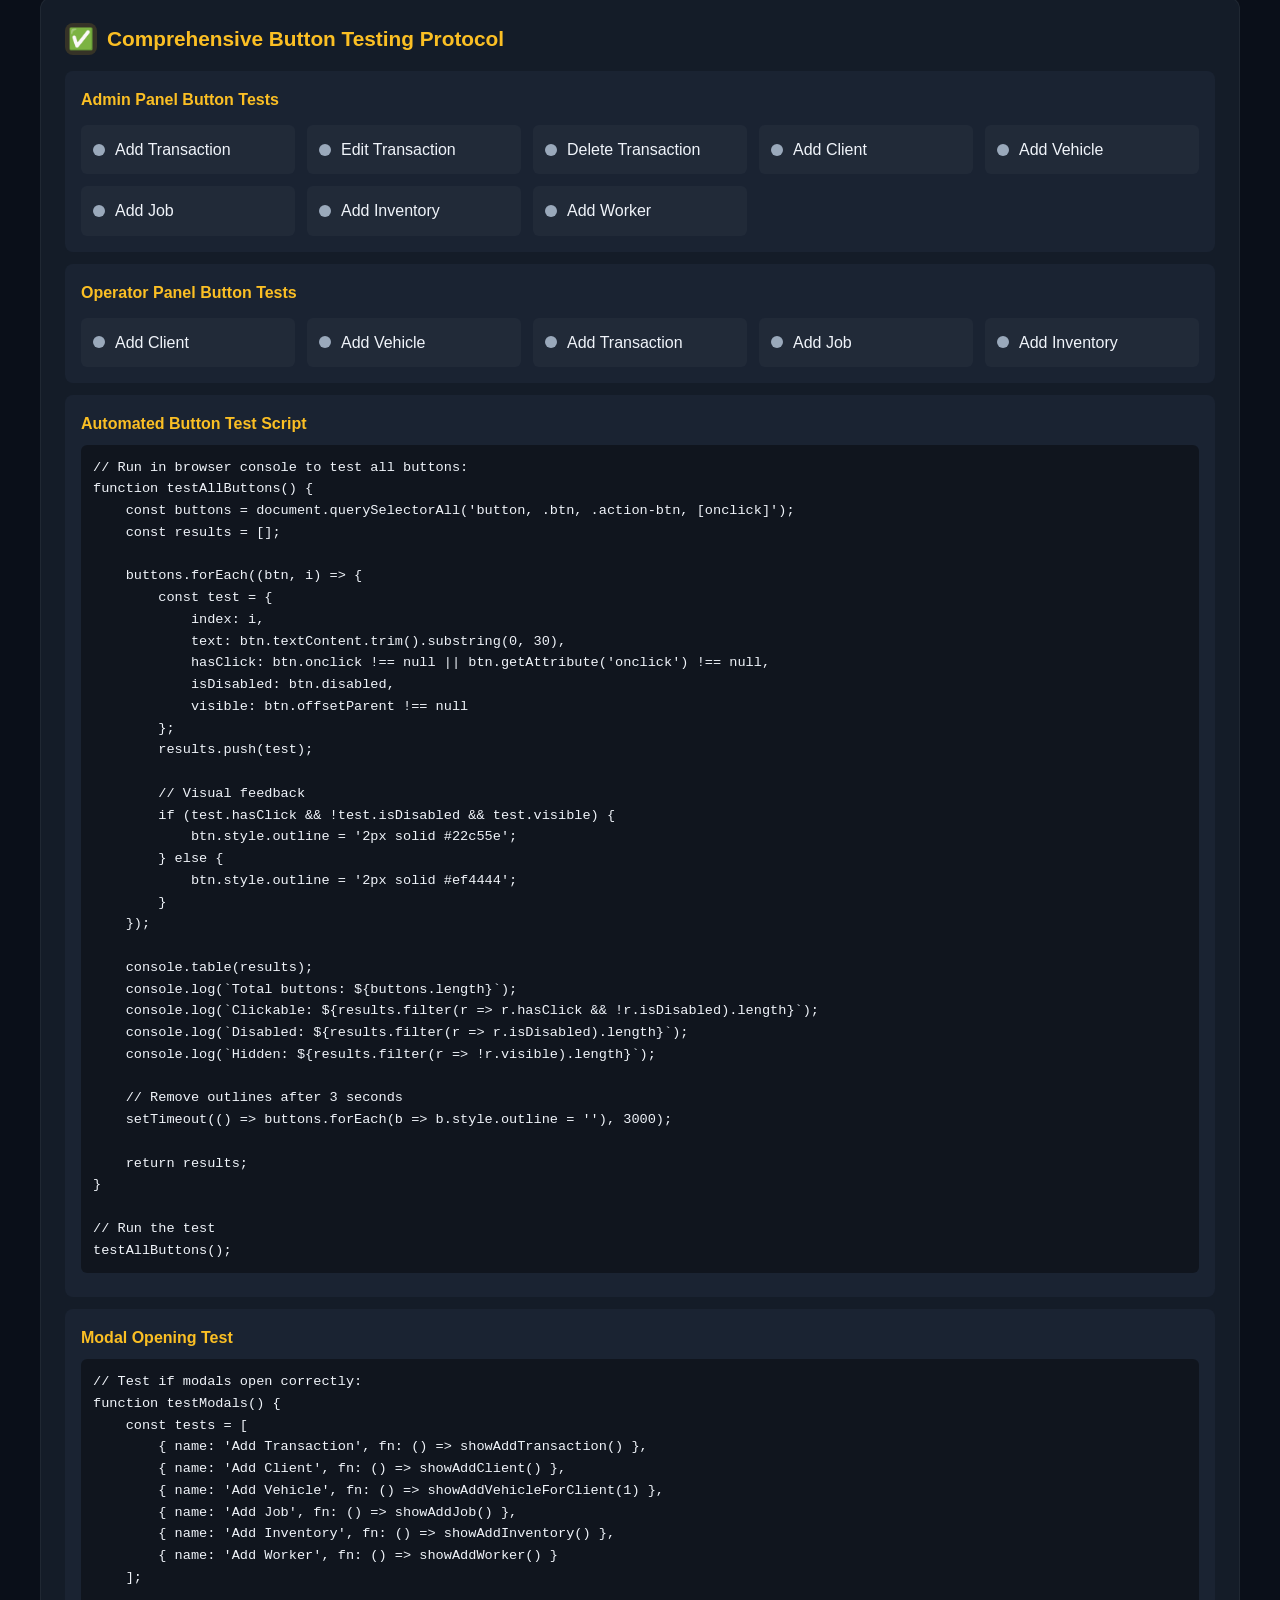
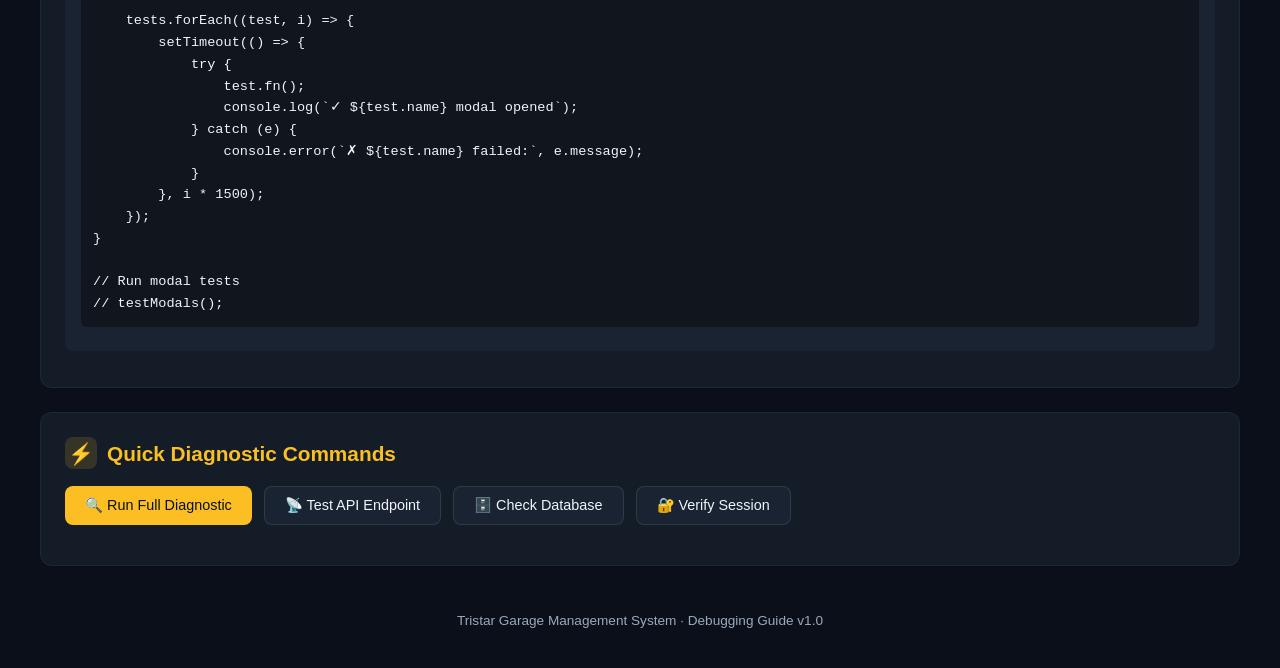
<file: frontend/debug/transaction-debug-guide.html>
<!DOCTYPE html>
<html lang="en">
<head>
    <meta charset="UTF-8">
    <meta name="viewport" content="width=device-width, initial-scale=1.0">
    <title>Transaction Debugging Guide - Tristar Garage</title>
    <style>
        :root {
            --bg-primary: #0a0f19;
            --bg-secondary: #141c28;
            --bg-tertiary: #1a2332;
            --text-primary: #f0f4fa;
            --text-secondary: #9aa9bb;
            --accent: #fbbf24;
            --success: #22c55e;
            --danger: #ef4444;
            --warning: #f97316;
            --info: #3b82f6;
        }

        * {
            margin: 0;
            padding: 0;
            box-sizing: border-box;
        }

        body {
            font-family: -apple-system, BlinkMacSystemFont, 'Segoe UI', Roboto, sans-serif;
            background: var(--bg-primary);
            color: var(--text-primary);
            line-height: 1.6;
            padding: 20px;
        }

        .container {
            max-width: 1200px;
            margin: 0 auto;
        }

        h1 {
            color: var(--accent);
            margin-bottom: 10px;
            font-size: 2rem;
        }

        .subtitle {
            color: var(--text-secondary);
            margin-bottom: 30px;
            font-size: 1.1rem;
        }

        .section {
            background: var(--bg-secondary);
            border-radius: 12px;
            padding: 24px;
            margin-bottom: 24px;
            border: 1px solid rgba(255, 255, 255, 0.05);
        }

        .section h2 {
            color: var(--accent);
            margin-bottom: 16px;
            font-size: 1.3rem;
            display: flex;
            align-items: center;
            gap: 10px;
        }

        .section h2 .icon {
            width: 32px;
            height: 32px;
            background: rgba(251, 191, 36, 0.15);
            border-radius: 8px;
            display: flex;
            align-items: center;
            justify-content: center;
        }

        .category {
            background: var(--bg-tertiary);
            border-radius: 8px;
            padding: 16px;
            margin-bottom: 16px;
            border-left: 4px solid var(--info);
        }

        .category.warning { border-left-color: var(--warning); }
        .category.danger { border-left-color: var(--danger); }
        .category.success { border-left-color: var(--success); }

        .category h3 {
            color: var(--text-primary);
            margin-bottom: 12px;
            font-size: 1.1rem;
        }

        .category h3 .badge {
            display: inline-block;
            padding: 2px 8px;
            border-radius: 4px;
            font-size: 0.75rem;
            margin-left: 8px;
            background: rgba(251, 191, 36, 0.2);
            color: var(--accent);
        }

        .step {
            background: rgba(255, 255, 255, 0.02);
            border-radius: 6px;
            padding: 12px;
            margin-bottom: 8px;
        }

        .step-number {
            display: inline-block;
            width: 24px;
            height: 24px;
            background: var(--accent);
            color: var(--bg-primary);
            border-radius: 50%;
            text-align: center;
            line-height: 24px;
            font-weight: bold;
            font-size: 0.8rem;
            margin-right: 8px;
        }

        .step h4 {
            display: inline;
            color: var(--text-primary);
            font-size: 0.95rem;
        }

        .step p {
            color: var(--text-secondary);
            font-size: 0.9rem;
            margin-top: 4px;
            padding-left: 32px;
        }

        code {
            background: rgba(0, 0, 0, 0.3);
            padding: 2px 6px;
            border-radius: 4px;
            font-family: 'Monaco', 'Consolas', monospace;
            font-size: 0.85rem;
            color: var(--accent);
        }

        pre {
            background: rgba(0, 0, 0, 0.4);
            padding: 12px;
            border-radius: 6px;
            overflow-x: auto;
            margin: 8px 0;
            font-size: 0.85rem;
        }

        pre code {
            background: none;
            padding: 0;
            color: var(--text-primary);
        }

        .checklist {
            list-style: none;
            padding: 0;
        }

        .checklist li {
            padding: 8px 0;
            border-bottom: 1px solid rgba(255, 255, 255, 0.05);
            display: flex;
            align-items: center;
            gap: 10px;
        }

        .checklist li:last-child {
            border-bottom: none;
        }

        .checklist input[type="checkbox"] {
            width: 18px;
            height: 18px;
            accent-color: var(--accent);
        }

        .test-protocol {
            background: var(--bg-tertiary);
            border-radius: 8px;
            padding: 16px;
            margin-bottom: 12px;
        }

        .test-protocol h4 {
            color: var(--accent);
            margin-bottom: 8px;
        }

        .button-test {
            display: grid;
            grid-template-columns: repeat(auto-fit, minmax(200px, 1fr));
            gap: 12px;
            margin-top: 12px;
        }

        .button-item {
            background: rgba(255, 255, 255, 0.03);
            padding: 12px;
            border-radius: 6px;
            display: flex;
            align-items: center;
            gap: 10px;
        }

        .button-item .status {
            width: 12px;
            height: 12px;
            border-radius: 50%;
            background: var(--text-secondary);
        }

        .button-item .status.pass { background: var(--success); }
        .button-item .status.fail { background: var(--danger); }

        .quick-actions {
            display: flex;
            gap: 12px;
            flex-wrap: wrap;
            margin-top: 16px;
        }

        .btn {
            padding: 10px 20px;
            border-radius: 8px;
            border: none;
            cursor: pointer;
            font-size: 0.9rem;
            font-weight: 500;
            display: inline-flex;
            align-items: center;
            gap: 8px;
            text-decoration: none;
            transition: all 0.2s;
        }

        .btn-primary {
            background: var(--accent);
            color: var(--bg-primary);
        }

        .btn-secondary {
            background: var(--bg-tertiary);
            color: var(--text-primary);
            border: 1px solid rgba(255, 255, 255, 0.1);
        }

        .btn:hover {
            transform: translateY(-2px);
            box-shadow: 0 4px 12px rgba(0, 0, 0, 0.3);
        }

        .error-code {
            display: inline-block;
            padding: 2px 6px;
            border-radius: 4px;
            font-size: 0.75rem;
            font-weight: bold;
        }

        .error-code.client { background: rgba(59, 130, 246, 0.2); color: #3b82f6; }
        .error-code.server { background: rgba(239, 68, 68, 0.2); color: #ef4444; }
        .error-code.auth { background: rgba(249, 115, 22, 0.2); color: #f97316; }

        table {
            width: 100%;
            border-collapse: collapse;
            margin: 12px 0;
            font-size: 0.9rem;
        }

        th, td {
            padding: 10px;
            text-align: left;
            border-bottom: 1px solid rgba(255, 255, 255, 0.05);
        }

        th {
            color: var(--accent);
            font-weight: 600;
        }

        .footer {
            text-align: center;
            padding: 20px;
            color: var(--text-secondary);
            font-size: 0.85rem;
        }
    </style>
</head>
<body>
    <div class="container">
        <h1>🔧 Transaction Debugging Guide</h1>
        <p class="subtitle">Systematic troubleshooting for "Add Transaction" functionality in Tristar Garage Management System</p>

        <!-- Section 1: API Response Errors -->
        <div class="section">
            <h2><span class="icon">📡</span> Category 1: API Response Errors</h2>
            
            <div class="category">
                <h3>HTTP Status Code Failures <span class="badge">Backend</span></h3>
                
                <div class="step">
                    <span class="step-number">1</span>
                    <h4>Check Network Response in DevTools</h4>
                    <p>Open <code>F12</code> → <strong>Network</strong> tab → Filter by <code>XHR</code> → Click "Add Transaction" → Submit</p>
                    <pre><code>// Expected: POST /backend/api/transactions.php
// Expected Status: 200 OK
// Check Response tab for JSON payload</code></pre>
                </div>

                <div class="step">
                    <span class="step-number">2</span>
                    <h4>Common HTTP Error Codes</h4>
                    <table>
                        <tr><th>Code</th><th>Meaning</th><th>Solution</th></tr>
                        <tr><td><span class="error-code client">400</span></td><td>Bad Request</td><td>Check request payload format matches API expectations</td></tr>
                        <tr><td><span class="error-code client">403</span></td><td>Forbidden</td><td>Verify user role has transaction creation permission</td></tr>
                        <tr><td><span class="error-code client">404</span></td><td>Not Found</td><td>Verify transactions.php exists in backend/api/</td></tr>
                        <tr><td><span class="error-code server">500</span></td><td>Server Error</td><td>Check PHP error logs in XAMPP</td></tr>
                        <tr><td><span class="error-code server">503</span></td><td>Service Unavailable</td><td>Verify MySQL is running in XAMPP</td></tr>
                    </table>
                </div>

                <div class="step">
                    <span class="step-number">3</span>
                    <h4>Test API Directly</h4>
                    <pre><code>// Run in browser console
fetch('/backend/api/transactions.php', {
    method: 'POST',
    headers: { 'Content-Type': 'application/json' },
    body: JSON.stringify({
        type: 'income',
        category: 'Service',
        amount: 1500.00,
        payment_method: 'cash',
        description: 'Test transaction',
        transaction_date: '2024-01-15'
    })
})
.then(r => r.json())
.then(d => console.log('API Response:', d))
.catch(e => console.error('API Error:', e));</code></pre>
                </div>
            </div>

            <div class="category warning">
                <h3>Payload Mismatches <span class="badge">Frontend</span></h3>
                
                <div class="step">
                    <span class="step-number">1</span>
                    <h4>Verify Request Payload Structure</h4>
                    <pre><code>// Expected payload from transactions.js (line 177):
{
    type: "income" | "expense",      // Required
    category: string,                 // Required - must be valid category
    amount: number,                   // Required - must be > 0
    payment_method: "cash" | "bank",  // Optional - defaults to "cash"
    description: string,              // Optional - defaults to ""
    reference: string,                // Optional - defaults to ""
    transaction_date: "YYYY-MM-DD",   // Required - defaults to today
    notes: string                     // Optional - defaults to ""
}</code></pre>
                </div>

                <div class="step">
                    <span class="step-number">2</span>
                    <h4>Check Form Data Collection</h4>
                    <p>The <code>collectFormData()</code> function in <code>app.js</code> collects data using <code>data-field</code> attributes:</p>
                    <pre><code>// Verify all modal inputs have data-field attributes:
&lt;select id="m-type" data-field="type"&gt;          ✓
&lt;select id="m-category" data-field="category"&gt;  ✓
&lt;input id="m-amount" data-field="amount"&gt;        ✓
&lt;input id="m-date" data-field="transaction_date"&gt; ✓</code></pre>
                </div>

                <div class="step">
                    <span class="step-number">3</span>
                    <h4>Inspect Actual Payload</h4>
                    <pre><code>// Add temporary debug in showAddTransaction() before apiCall:
openModal('...', content, async (data) => {
    console.log('Payload being sent:', data);  // ADD THIS
    const result = await apiCall('transactions.php', 'POST', data);
    // ...
});</code></pre>
                </div>
            </div>
        </div>

        <!-- Section 2: Database Constraints -->
        <div class="section">
            <h2><span class="icon">🗄️</span> Category 2: Database Constraints</h2>
            
            <div class="category danger">
                <h3>Schema Violations <span class="badge">MySQL</span></h3>
                
                <div class="step">
                    <span class="step-number">1</span>
                    <h4>Verify Table Structure</h4>
                    <pre><code>-- Run in phpMyAdmin SQL tab:
DESCRIBE transactions;

-- Expected output:
+----------+-------------+------+-----+---------+----------------+
| Field    | Type        | Null | Key | Default | Extra          |
+----------+-------------+------+-----+---------+----------------+
| id       | int         | NO   | PRI | NULL    | auto_increment |
| type     | enum        | NO   |     | NULL    |                |
| category | varchar(50) | NO   |     | NULL    |                |
| amount   | decimal(10,2)| NO  |     | NULL    |                |
| ...      | ...         | ...  | ... | ...     | ...            |
+----------+-------------+------+-----+---------+----------------+</code></pre>
                </div>

                <div class="step">
                    <span class="step-number">2</span>
                    <h4>Check ENUM Values</h4>
                    <pre><code>-- Verify accepted ENUM values:
SELECT COLUMN_TYPE 
FROM INFORMATION_SCHEMA.COLUMNS 
WHERE TABLE_NAME = 'transactions' AND COLUMN_NAME = 'type';

-- Expected: enum('income','expense')

-- Check payment_method:
SELECT COLUMN_TYPE 
FROM INFORMATION_SCHEMA.COLUMNS 
WHERE TABLE_NAME = 'transactions' AND COLUMN_NAME = 'payment_method';

-- Expected: enum('cash','bank')</code></pre>
                </div>

                <div class="step">
                    <span class="step-number">3</span>
                    <h4>Common Constraint Violations</h4>
                    <table>
                        <tr><th>Error</th><th>Cause</th><th>Fix</th></tr>
                        <tr><td><code>Data truncated for column 'type'</code></td><td>Value not in ENUM list</td><td>Use 'income' or 'expense' only</td></tr>
                        <tr><td><code>Incorrect decimal value</code></td><td>Non-numeric amount</td><td>Validate amount is numeric</td></tr>
                        <tr><td><code>Column cannot be null</code></td><td>Missing required field</td><td>Provide all NOT NULL fields</td></tr>
                        <tr><td><code>Out of range value</code></td><td>Amount exceeds DECIMAL(10,2)</td><td>Limit to 99999999.99</td></tr>
                    </table>
                </div>
            </div>

            <div class="category warning">
                <h3>Foreign Key Conflicts <span class="badge">Referential</span></h3>
                
                <div class="step">
                    <span class="step-number">1</span>
                    <h4>Verify Foreign Key References</h4>
                    <pre><code>-- If providing client_id, verify client exists:
SELECT id FROM clients WHERE id = [your_client_id];

-- If providing worker_id, verify worker exists:
SELECT id FROM workers WHERE id = [your_worker_id];

-- Note: Both fields are nullable in schema, so NULL is acceptable</code></pre>
                </div>
            </div>

            <div class="category">
                <h3>Enable MySQL Query Logging <span class="badge">Debug</span></h3>
                
                <div class="step">
                    <span class="step-number">1</span>
                    <h4>Enable General Query Log</h4>
                    <pre><code>-- In phpMyAdmin or MySQL CLI:
SET GLOBAL general_log = 'ON';
SET GLOBAL log_output = 'TABLE';

-- View logged queries:
SELECT * FROM mysql.general_log WHERE command_type = 'Query' ORDER BY event_time DESC LIMIT 10;

-- Don't forget to disable after debugging:
SET GLOBAL general_log = 'OFF';</code></pre>
                </div>
            </div>
        </div>

        <!-- Section 3: Frontend Validation Logic -->
        <div class="section">
            <h2><span class="icon">🖥️</span> Category 3: Frontend Validation Logic</h2>
            
            <div class="category warning">
                <h3>Modal Form Validation <span class="badge">JavaScript</span></h3>
                
                <div class="step">
                    <span class="step-number">1</span>
                    <h4>Check collectFormData() Function</h4>
                    <pre><code>// Located in app.js (line 108-129)
function collectFormData() {
    const inputs = document.querySelectorAll('#modalContainer input, #modalContainer select, #modalContainer textarea');
    const data = {};
    let valid = true;
    
    inputs.forEach(input => {
        const name = input.getAttribute('data-field');
        if (name) {
            // Check required validation
            if (input.hasAttribute('required') && !input.value.trim()) {
                valid = false;
                input.style.borderColor = '#ef4444';
            }
            let value = input.value.trim();
            if (input.type === 'number') value = parseFloat(value) || 0;
            data[name] = value;
        }
    });
    
    return valid ? data : null;  // Returns null if validation fails
}</code></pre>
                </div>

                <div class="step">
                    <span class="step-number">2</span>
                    <h4>Debug Form Submission</h4>
                    <pre><code>// Add debug logging to showAddTransaction() callback:
openModal('...', content, async (data) => {
    console.log('Form data collected:', data);
    console.log('Form data is null?', data === null);
    
    if (!data) {
        console.error('Validation failed - form data is null');
        return;
    }
    
    const result = await apiCall('transactions.php', 'POST', data);
    console.log('API result:', result);
    
    if (result.success) {
        showToast('Transaction added!');
        loadTransactions(true);
        loadDashboardStats();
    } else {
        console.error('API returned failure:', result.error);
    }
});</code></pre>
                </div>

                <div class="step">
                    <span class="step-number">3</span>
                    <h4>Verify Category Dropdown Population</h4>
                    <pre><code>// Check if categories are populated after modal opens:
setTimeout(() => {
    const catSelect = document.getElementById('m-category');
    console.log('Category options:', catSelect?.options?.length);
    console.log('Selected value:', catSelect?.value);
}, 200);

// If categories are empty, updateCategories() may not be running
// Expected: INCOME_CATEGORIES = ['Service', 'Parts Sale', 'Consultation', 'Other Income']
// Expected: EXPENSE_CATEGORIES = ['Salary', 'Parts Purchase', 'Maintenance', 'Utilities', 'Rent', 'Other Expense']</code></pre>
                </div>
            </div>

            <div class="category danger">
                <h3>JavaScript Errors <span class="badge">Console</span></h3>
                
                <div class="step">
                    <span class="step-number">1</span>
                    <h4>Check for Silent Errors</h4>
                    <pre><code>// Common errors to look for:
// 1. "Cannot read property 'value' of null" - Element not found
// 2. "formatKSh is not defined" - Function not loaded
// 3. "apiCall is not a function" - Script loading order issue

// Verify all required functions are available:
console.log('apiCall:', typeof apiCall === 'function');
console.log('formatKSh:', typeof formatKSh === 'function');
console.log('showAddTransaction:', typeof showAddTransaction === 'function');
console.log('openModal:', typeof openModal === 'function');</code></pre>
                </div>

                <div class="step">
                    <span class="step-number">2</span>
                    <h4>Check Script Loading Order</h4>
                    <p>In admin/index.html, scripts must load in this order:</p>
                    <pre><code>&lt;script src="../js/app.js"&gt;&lt;/script&gt;        &lt;!-- Defines apiCall, openModal, formatKSh --&gt;
&lt;script src="../js/transactions.js"&gt;&lt;/script&gt;  &lt;!-- Defines showAddTransaction --&gt;</code></pre>
                </div>
            </div>
        </div>

        <!-- Section 4: Permission/Authorization -->
        <div class="section">
            <h2><span class="icon">🔐</span> Category 4: Permission/Authorization (RBAC)</h2>
            
            <div class="category">
                <h3>Role Verification <span class="badge">Session</span></h3>
                
                <div class="step">
                    <span class="step-number">1</span>
                    <h4>Check Current User Role</h4>
                    <pre><code>// In browser console:
const user = JSON.parse(sessionStorage.getItem('currentUser'));
console.log('Current user:', user);
console.log('User role:', user?.role);

// Expected for admin access: { name: "...", email: "admin@tristar.com", role: "admin" }
// Expected for operator: { name: "...", email: "operator@tristar.com", role: "operator" }</code></pre>
                </div>

                <div class="step">
                    <span class="step-number">2</span>
                    <h4>Verify Admin-App Initialization</h4>
                    <pre><code>// In admin/js/admin-app.js (line 4-17):
document.addEventListener('DOMContentLoaded', function() {
    const userStr = sessionStorage.getItem('currentUser');
    if (!userStr) {
        window.location.href = '../login.html';  // Redirects if not logged in
        return;
    }
    
    const user = JSON.parse(userStr);
    if (user.role !== 'admin') {
        window.location.href = '../login.html';  // Redirects if not admin
        return;
    }
    // ...
});</code></pre>
                </div>

                <div class="step">
                    <span class="step-number">3</span>
                    <h4>Check API Authorization</h4>
                    <pre><code>// The transactions.php API does NOT have built-in authorization checks
// Any authenticated user can create transactions
// If you need to restrict by role, add to transactions.php:

session_start();
// if ($_SESSION['user_role'] !== 'admin') {
//     http_response_code(403);
//     echo json_encode(['success' => false, 'error' => 'Admin access required']);
//     exit;
// }</code></pre>
                </div>
            </div>

            <div class="category warning">
                <h3>Session Storage Issues <span class="badge">Browser</span></h3>
                
                <div class="step">
                    <span class="step-number">1</span>
                    <h4>Verify Session Persistence</h4>
                    <pre><code>// Check if sessionStorage persists:
console.log('currentUser:', sessionStorage.getItem('currentUser'));

// If null, user was not properly logged in
// Clear and re-login:
sessionStorage.clear();
window.location.href = '../login.html';</code></pre>
                </div>
            </div>
        </div>

        <!-- Section 5: Comprehensive Testing Protocol -->
        <div class="section">
            <h2><span class="icon">✅</span> Comprehensive Button Testing Protocol</h2>
            
            <div class="test-protocol">
                <h4>Admin Panel Button Tests</h4>
                <div class="button-test">
                    <div class="button-item">
                        <span class="status" id="btn-add-transaction"></span>
                        <span>Add Transaction</span>
                    </div>
                    <div class="button-item">
                        <span class="status" id="btn-edit-transaction"></span>
                        <span>Edit Transaction</span>
                    </div>
                    <div class="button-item">
                        <span class="status" id="btn-delete-transaction"></span>
                        <span>Delete Transaction</span>
                    </div>
                    <div class="button-item">
                        <span class="status" id="btn-add-client"></span>
                        <span>Add Client</span>
                    </div>
                    <div class="button-item">
                        <span class="status" id="btn-add-vehicle"></span>
                        <span>Add Vehicle</span>
                    </div>
                    <div class="button-item">
                        <span class="status" id="btn-add-job"></span>
                        <span>Add Job</span>
                    </div>
                    <div class="button-item">
                        <span class="status" id="btn-add-inventory"></span>
                        <span>Add Inventory</span>
                    </div>
                    <div class="button-item">
                        <span class="status" id="btn-add-worker"></span>
                        <span>Add Worker</span>
                    </div>
                </div>
            </div>

            <div class="test-protocol">
                <h4>Operator Panel Button Tests</h4>
                <div class="button-test">
                    <div class="button-item">
                        <span class="status" id="btn-op-add-client"></span>
                        <span>Add Client</span>
                    </div>
                    <div class="button-item">
                        <span class="status" id="btn-op-add-vehicle"></span>
                        <span>Add Vehicle</span>
                    </div>
                    <div class="button-item">
                        <span class="status" id="btn-op-add-transaction"></span>
                        <span>Add Transaction</span>
                    </div>
                    <div class="button-item">
                        <span class="status" id="btn-op-add-job"></span>
                        <span>Add Job</span>
                    </div>
                    <div class="button-item">
                        <span class="status" id="btn-op-add-inventory"></span>
                        <span>Add Inventory</span>
                    </div>
                </div>
            </div>

            <div class="test-protocol">
                <h4>Automated Button Test Script</h4>
                <pre><code>// Run in browser console to test all buttons:
function testAllButtons() {
    const buttons = document.querySelectorAll('button, .btn, .action-btn, [onclick]');
    const results = [];
    
    buttons.forEach((btn, i) => {
        const test = {
            index: i,
            text: btn.textContent.trim().substring(0, 30),
            hasClick: btn.onclick !== null || btn.getAttribute('onclick') !== null,
            isDisabled: btn.disabled,
            visible: btn.offsetParent !== null
        };
        results.push(test);
        
        // Visual feedback
        if (test.hasClick && !test.isDisabled && test.visible) {
            btn.style.outline = '2px solid #22c55e';
        } else {
            btn.style.outline = '2px solid #ef4444';
        }
    });
    
    console.table(results);
    console.log(`Total buttons: ${buttons.length}`);
    console.log(`Clickable: ${results.filter(r => r.hasClick && !r.isDisabled).length}`);
    console.log(`Disabled: ${results.filter(r => r.isDisabled).length}`);
    console.log(`Hidden: ${results.filter(r => !r.visible).length}`);
    
    // Remove outlines after 3 seconds
    setTimeout(() => buttons.forEach(b => b.style.outline = ''), 3000);
    
    return results;
}

// Run the test
testAllButtons();</code></pre>
            </div>

            <div class="test-protocol">
                <h4>Modal Opening Test</h4>
                <pre><code>// Test if modals open correctly:
function testModals() {
    const tests = [
        { name: 'Add Transaction', fn: () => showAddTransaction() },
        { name: 'Add Client', fn: () => showAddClient() },
        { name: 'Add Vehicle', fn: () => showAddVehicleForClient(1) },
        { name: 'Add Job', fn: () => showAddJob() },
        { name: 'Add Inventory', fn: () => showAddInventory() },
        { name: 'Add Worker', fn: () => showAddWorker() }
    ];
    
    tests.forEach((test, i) => {
        setTimeout(() => {
            try {
                test.fn();
                console.log(`✓ ${test.name} modal opened`);
            } catch (e) {
                console.error(`✗ ${test.name} failed:`, e.message);
            }
        }, i * 1500);
    });
}

// Run modal tests
// testModals();</code></pre>
            </div>
        </div>

        <!-- Quick Actions -->
        <div class="section">
            <h2><span class="icon">⚡</span> Quick Diagnostic Commands</h2>
            
            <div class="quick-actions">
                <button class="btn btn-primary" onclick="runFullDiagnostic()">
                    🔍 Run Full Diagnostic
                </button>
                <button class="btn btn-secondary" onclick="testApiEndpoint()">
                    📡 Test API Endpoint
                </button>
                <button class="btn btn-secondary" onclick="checkDatabaseConnection()">
                    🗄️ Check Database
                </button>
                <button class="btn btn-secondary" onclick="verifyUserSession()">
                    🔐 Verify Session
                </button>
            </div>

            <div id="diagnostic-output" style="margin-top: 16px; font-family: monospace; font-size: 0.85rem;"></div>
        </div>

        <div class="footer">
            <p>Tristar Garage Management System · Debugging Guide v1.0</p>
        </div>
    </div>

    <script>
        function log(message, type = 'info') {
            const output = document.getElementById('diagnostic-output');
            const colors = {
                info: '#3b82f6',
                success: '#22c55e',
                warning: '#f97316',
                error: '#ef4444'
            };
            output.innerHTML += `<div style="color: ${colors[type]}; margin: 4px 0;">${message}</div>`;
            output.scrollTop = output.scrollHeight;
        }

        async function runFullDiagnostic() {
            document.getElementById('diagnostic-output').innerHTML = '';
            log('Starting full diagnostic...', 'info');

            // Check functions
            log('Checking JavaScript functions...', 'info');
            const funcs = ['apiCall', 'formatKSh', 'showAddTransaction', 'openModal', 'loadTransactions'];
            funcs.forEach(f => {
                if (typeof window[f] === 'function') {
                    log(`  ✓ ${f} is defined`, 'success');
                } else {
                    log(`  ✗ ${f} is NOT defined`, 'error');
                }
            });

            // Check session
            log('Checking user session...', 'info');
            const userStr = sessionStorage.getItem('currentUser');
            if (userStr) {
                const user = JSON.parse(userStr);
                log(`  ✓ Logged in as: ${user.email} (${user.role})`, 'success');
            } else {
                log('  ✗ No active session', 'warning');
            }

            // Test API
            log('Testing API connection...', 'info');
            try {
                const response = await fetch('/backend/api/transactions.php');
                const data = await response.json();
                if (data.success) {
                    log(`  ✓ API connected. Found ${data.data.length} transactions`, 'success');
                } else {
                    log(`  ✗ API error: ${data.error}`, 'error');
                }
            } catch (e) {
                log(`  ✗ API connection failed: ${e.message}`, 'error');
            }

            log('Diagnostic complete.', 'info');
        }

        async function testApiEndpoint() {
            document.getElementById('diagnostic-output').innerHTML = '';
            log('Testing POST to transactions.php...', 'info');

            const testPayload = {
                type: 'income',
                category: 'Service',
                amount: 999.99,
                payment_method: 'cash',
                description: 'Debug test transaction',
                transaction_date: new Date().toISOString().split('T')[0]
            };

            log(`Payload: ${JSON.stringify(testPayload)}`, 'info');

            try {
                const response = await fetch('/backend/api/transactions.php', {
                    method: 'POST',
                    headers: { 'Content-Type': 'application/json' },
                    body: JSON.stringify(testPayload)
                });

                log(`Response status: ${response.status}`, response.ok ? 'success' : 'error');

                const data = await response.json();
                log(`Response: ${JSON.stringify(data, null, 2)}`, data.success ? 'success' : 'error');

                if (data.success) {
                    log(`✓ Test transaction created with ID: ${data.id}`, 'success');
                    log('Check database to verify insertion.', 'info');
                }
            } catch (e) {
                log(`✗ Request failed: ${e.message}`, 'error');
            }
        }

        async function checkDatabaseConnection() {
            document.getElementById('diagnostic-output').innerHTML = '';
            log('Checking database connection...', 'info');

            try {
                const response = await fetch('/backend/api/dashboard.php');
                const data = await response.json();

                if (data.success) {
                    log('✓ Database connection successful', 'success');
                    log(`Stats: ${JSON.stringify(data.data, null, 2)}`, 'info');
                } else {
                    log(`✗ Database error: ${data.error}`, 'error');
                }
            } catch (e) {
                log(`✗ Connection failed: ${e.message}`, 'error');
                log('Check if MySQL is running in XAMPP', 'warning');
            }
        }

        function verifyUserSession() {
            document.getElementById('diagnostic-output').innerHTML = '';
            log('Verifying user session...', 'info');

            const userStr = sessionStorage.getItem('currentUser');
            if (!userStr) {
                log('✗ No session found. Please log in again.', 'error');
                return;
            }

            try {
                const user = JSON.parse(userStr);
                log(`✓ Session valid`, 'success');
                log(`  Name: ${user.name}`, 'info');
                log(`  Email: ${user.email}`, 'info');
                log(`  Role: ${user.role}`, 'info');

                if (user.role === 'admin') {
                    log('  ✓ Full admin access granted', 'success');
                } else if (user.role === 'operator') {
                    log('  ℹ Operator access (limited permissions)', 'info');
                } else {
                    log(`  ✗ Unknown role: ${user.role}`, 'error');
                }
            } catch (e) {
                log('✗ Session data corrupted', 'error');
                log('Clearing session...', 'warning');
                sessionStorage.clear();
            }
        }
    </script>
</body>
</html>
</file>
<file: frontend/css/theme.css>
/* ===== THEME SYSTEM WITH CSS CUSTOM PROPERTIES =====
   Light and Dark mode support with neumorphic design
   Usage: Add data-theme="light" or data-theme="dark" to <html> or <body> */

:root,
[data-theme="dark"] {
    /* Dark Theme (Default) */
    --bg-primary: #0b0e14;
    --bg-secondary: #141c28;
    --bg-tertiary: #1a232f;
    --bg-card: rgba(20, 28, 40, 0.85);
    --bg-input: #1a232f;
    --bg-hover: #1f2a38;

    --text-primary: #f0f4fa;
    --text-secondary: #9aa9bb;
    --text-muted: #6b7b8c;
    --text-heading: #cbd5e1;

    --accent-primary: #fbbf24;
    --accent-secondary: #f59e0b;
    --accent-success: #22c55e;
    --accent-danger: #ef4444;
    --accent-warning: #f97316;
    --accent-info: #3b82f6;

    --border-primary: #2d3a48;
    --border-secondary: #2a3848;
    --border-accent: rgba(251, 191, 36, 0.2);

    /* Neumorphic Shadows - Dark */
    --neu-shadow-light: rgba(255, 255, 255, 0.05);
    --neu-shadow-dark: rgba(0, 0, 0, 0.5);
    --neu-raised: 6px 6px 12px rgba(0, 0, 0, 0.5), -6px -6px 12px rgba(255, 255, 255, 0.03);
    --neu-pressed: inset 4px 4px 8px rgba(0, 0, 0, 0.5), inset -4px -4px 8px rgba(255, 255, 255, 0.03);
    --neu-button: 4px 4px 8px rgba(0, 0, 0, 0.4), -4px -4px 8px rgba(255, 255, 255, 0.04);
    --neu-button-hover: 2px 2px 4px rgba(0, 0, 0, 0.4), -2px -2px 4px rgba(255, 255, 255, 0.04);

    --glass-bg: rgba(20, 28, 40, 0.75);
    --toast-bg: #1a232f;
    --modal-bg: #141c28;
    --table-stripe: rgba(255, 255, 255, 0.02);
    --shadow-glow: rgba(251, 191, 36, 0.2);
}

[data-theme="light"] {
    --bg-primary: #e8edf2;
    --bg-secondary: #f5f7fa;
    --bg-tertiary: #ffffff;
    --bg-card: rgba(255, 255, 255, 0.95);
    --bg-input: #f0f3f7;
    --bg-hover: #e2e8f0;

    --text-primary: #1e293b;
    --text-secondary: #475569;
    --text-muted: #64748b;
    --text-heading: #334155;

    --accent-primary: #d97706;
    --accent-secondary: #b45309;
    --accent-success: #16a34a;
    --accent-danger: #dc2626;
    --accent-warning: #ea580c;
    --accent-info: #2563eb;

    --border-primary: #d1d5db;
    --border-secondary: #e5e7eb;
    --border-accent: rgba(217, 119, 6, 0.3);

    /* Neumorphic Shadows - Light */
    --neu-shadow-light: rgba(255, 255, 255, 0.8);
    --neu-shadow-dark: rgba(148, 163, 184, 0.5);
    --neu-raised: 6px 6px 12px rgba(148, 163, 184, 0.4), -6px -6px 12px rgba(255, 255, 255, 0.9);
    --neu-pressed: inset 4px 4px 8px rgba(148, 163, 184, 0.3), inset -4px -4px 8px rgba(255, 255, 255, 0.7);
    --neu-button: 4px 4px 8px rgba(148, 163, 184, 0.35), -4px -4px 8px rgba(255, 255, 255, 0.8);
    --neu-button-hover: 2px 2px 4px rgba(148, 163, 184, 0.3), -2px -2px 4px rgba(255, 255, 255, 0.8);

    --glass-bg: rgba(255, 255, 255, 0.85);
    --toast-bg: #ffffff;
    --modal-bg: #ffffff;
    --table-stripe: rgba(0, 0, 0, 0.02);
    --shadow-glow: rgba(217, 119, 6, 0.15);
}
</file>
<file: frontend/css/neumorphic.css>
/* ===== NEUMORPHIC COMPONENT SYSTEM =====
   Reusable components with neumorphic design */

/* ===== THEME TOGGLE BUTTON ===== */
.theme-toggle {
    position: fixed;
    top: 20px;
    right: 20px;
    z-index: 9999;
    width: 48px;
    height: 48px;
    border-radius: 50%;
    border: none;
    background: var(--bg-tertiary);
    box-shadow: var(--neu-button);
    color: var(--text-primary);
    cursor: pointer;
    display: flex;
    align-items: center;
    justify-content: center;
    font-size: 1.2rem;
    transition: all 0.3s ease;
}

.theme-toggle:hover {
    box-shadow: var(--neu-button-hover);
    transform: scale(1.05);
}

.theme-toggle:active {
    box-shadow: var(--neu-pressed);
    transform: scale(0.95);
}

/* ===== NEUMORPHIC STAT CARD ===== */
.neu-card {
    background: var(--bg-tertiary);
    border-radius: 20px;
    padding: 24px;
    box-shadow: var(--neu-raised);
    transition: all 0.3s ease;
    position: relative;
    overflow: hidden;
}

.neu-card:hover {
    transform: translateY(-2px);
    box-shadow: 8px 8px 20px var(--neu-shadow-dark), -8px -8px 20px var(--neu-shadow-light);
}

.neu-card::before {
    content: '';
    position: absolute;
    top: 0;
    left: 0;
    right: 0;
    height: 3px;
    background: linear-gradient(90deg, var(--accent-primary), var(--accent-secondary));
    opacity: 0.7;
}

.neu-card.income::before {
    background: linear-gradient(90deg, var(--accent-success), #4ade80);
}

.neu-card.expense::before {
    background: linear-gradient(90deg, var(--accent-danger), #f87171);
}

.neu-card.warning::before {
    background: linear-gradient(90deg, var(--accent-warning), #fb923c);
}

.neu-card.info::before {
    background: linear-gradient(90deg, var(--accent-info), #60a5fa);
}

.neu-card .card-icon {
    width: 48px;
    height: 48px;
    border-radius: 12px;
    background: var(--bg-secondary);
    box-shadow: var(--neu-button);
    display: flex;
    align-items: center;
    justify-content: center;
    font-size: 1.3rem;
    color: var(--accent-primary);
    margin-bottom: 16px;
}

.neu-card.income .card-icon {
    color: var(--accent-success);
}

.neu-card.expense .card-icon {
    color: var(--accent-danger);
}

.neu-card.warning .card-icon {
    color: var(--accent-warning);
}

.neu-card.info .card-icon {
    color: var(--accent-info);
}

.neu-card .card-label {
    font-size: 0.75rem;
    font-weight: 600;
    text-transform: uppercase;
    letter-spacing: 1.5px;
    color: var(--text-muted);
    margin-bottom: 8px;
}

.neu-card .card-value {
    font-size: 2rem;
    font-weight: 700;
    color: var(--text-primary);
    line-height: 1.2;
}

.neu-card .card-sub {
    font-size: 0.8rem;
    color: var(--text-muted);
    margin-top: 4px;
}

/* ===== NEUMORPHIC BUTTON ===== */
.neu-btn {
    display: inline-flex;
    align-items: center;
    justify-content: center;
    gap: 10px;
    padding: 12px 24px;
    border: none;
    border-radius: 14px;
    font-weight: 600;
    font-size: 0.95rem;
    cursor: pointer;
    transition: all 0.2s ease;
    background: var(--bg-tertiary);
    color: var(--text-primary);
    box-shadow: var(--neu-button);
    position: relative;
    overflow: hidden;
}

.neu-btn:hover {
    box-shadow: var(--neu-button-hover);
    transform: translateY(-1px);
}

.neu-btn:active {
    box-shadow: var(--neu-pressed);
    transform: translateY(0);
}

/* Primary Button */
.neu-btn-primary {
    background: linear-gradient(135deg, var(--accent-primary), var(--accent-secondary));
    color: #0b0e14;
    box-shadow: 4px 4px 8px var(--neu-shadow-dark), -4px -4px 8px var(--neu-shadow-light),
                0 0 20px rgba(251, 191, 36, 0.2);
}

.neu-btn-primary:hover {
    box-shadow: 2px 2px 4px var(--neu-shadow-dark), -2px -2px 4px var(--neu-shadow-light),
                0 0 30px rgba(251, 191, 36, 0.35);
}

/* Success Button */
.neu-btn-success {
    background: linear-gradient(135deg, var(--accent-success), #15803d);
    color: white;
    box-shadow: 4px 4px 8px var(--neu-shadow-dark), -4px -4px 8px var(--neu-shadow-light),
                0 0 15px rgba(34, 197, 94, 0.2);
}

.neu-btn-danger {
    background: linear-gradient(135deg, var(--accent-danger), #b91c1c);
    color: white;
    box-shadow: 4px 4px 8px var(--neu-shadow-dark), -4px -4px 8px var(--neu-shadow-light),
                0 0 15px rgba(239, 68, 68, 0.2);
}

/* Outline Button */
.neu-btn-outline {
    background: transparent;
    border: 2px solid var(--border-primary);
    box-shadow: none;
}

.neu-btn-outline:hover {
    border-color: var(--accent-primary);
    color: var(--accent-primary);
    box-shadow: var(--neu-button-hover);
}

/* Ghost Button */
.neu-btn-ghost {
    background: transparent;
    box-shadow: none;
    color: var(--text-secondary);
}

.neu-btn-ghost:hover {
    background: var(--bg-secondary);
    box-shadow: var(--neu-button);
    color: var(--text-primary);
}

/* Button Sizes */
.neu-btn-sm {
    padding: 8px 16px;
    font-size: 0.85rem;
    border-radius: 10px;
}

.neu-btn-lg {
    padding: 16px 32px;
    font-size: 1.1rem;
    border-radius: 16px;
}

.neu-btn-icon {
    width: 40px;
    height: 40px;
    padding: 0;
    border-radius: 10px;
}

/* ===== NEUMORPHIC INPUT ===== */
.neu-input {
    width: 100%;
    padding: 14px 18px;
    background: var(--bg-input);
    border: 2px solid transparent;
    border-radius: 14px;
    color: var(--text-primary);
    font-size: 0.95rem;
    box-shadow: var(--neu-pressed);
    transition: all 0.2s ease;
    outline: none;
}

.neu-input:focus {
    border-color: var(--accent-primary);
    box-shadow: var(--neu-pressed), 0 0 0 3px rgba(251, 191, 36, 0.15);
}

.neu-input::placeholder {
    color: var(--text-muted);
}

/* ===== NEUMORPHIC PANEL ===== */
.neu-panel {
    background: var(--bg-card);
    border-radius: 24px;
    padding: 28px;
    box-shadow: var(--neu-raised);
    backdrop-filter: blur(12px);
    -webkit-backdrop-filter: blur(12px);
    border: 1px solid var(--border-accent);
}

/* ===== NEUMORPHIC BADGE ===== */
.neu-badge {
    display: inline-flex;
    align-items: center;
    gap: 6px;
    padding: 6px 14px;
    border-radius: 20px;
    font-size: 0.78rem;
    font-weight: 600;
    box-shadow: var(--neu-button);
    background: var(--bg-tertiary);
    color: var(--text-primary);
}

.neu-badge-success {
    background: linear-gradient(135deg, #1a3a2a, #163f2a);
    color: var(--accent-success);
}

.neu-badge-danger {
    background: linear-gradient(135deg, #3a1a1a, #3f1616);
    color: var(--accent-danger);
}

.neu-badge-warning {
    background: linear-gradient(135deg, #3a2a1a, #3f3016);
    color: var(--accent-warning);
}

/* Light theme badge adjustments */
[data-theme="light"] .neu-badge-success {
    background: linear-gradient(135deg, #dcfce7, #bbf7d0);
    color: #166534;
}

[data-theme="light"] .neu-badge-danger {
    background: linear-gradient(135deg, #fee2e2, #fecaca);
    color: #991b1b;
}

[data-theme="light"] .neu-badge-warning {
    background: linear-gradient(135deg, #fef3c7, #fde68a);
    color: #92400e;
}

/* ===== THEME-AWARE TABLES ===== */
.neu-table {
    width: 100%;
    border-collapse: separate;
    border-spacing: 0;
    font-size: 0.88rem;
}

.neu-table th {
    text-align: left;
    padding: 14px 16px;
    color: var(--text-muted);
    font-weight: 600;
    text-transform: uppercase;
    font-size: 0.75rem;
    letter-spacing: 1px;
    border-bottom: 2px solid var(--border-secondary);
}

.neu-table td {
    padding: 14px 16px;
    border-bottom: 1px solid var(--border-secondary);
    color: var(--text-primary);
}

.neu-table tbody tr {
    transition: all 0.2s ease;
}

.neu-table tbody tr:hover {
    background: var(--bg-hover);
}

.neu-table tbody tr:nth-child(even) {
    background: var(--table-stripe);
}

/* ===== NEUMORPHIC MODAL ===== */
.neu-modal-overlay {
    position: fixed;
    top: 0;
    left: 0;
    width: 100%;
    height: 100%;
    background: rgba(0, 0, 0, 0.7);
    backdrop-filter: blur(4px);
    display: flex;
    align-items: center;
    justify-content: center;
    z-index: 9999;
    padding: 20px;
    animation: fadeIn 0.3s ease;
}

.neu-modal {
    background: var(--modal-bg);
    border-radius: 24px;
    padding: 32px;
    width: 100%;
    max-width: 520px;
    max-height: 90vh;
    overflow-y: auto;
    box-shadow: 0 25px 50px rgba(0, 0, 0, 0.5), var(--neu-raised);
    border: 1px solid var(--border-accent);
    animation: modalSlideIn 0.3s ease;
}

@keyframes fadeIn {
    from { opacity: 0; }
    to { opacity: 1; }
}

@keyframes modalSlideIn {
    from { transform: translateY(20px) scale(0.95); opacity: 0; }
    to { transform: translateY(0) scale(1); opacity: 1; }
}

/* ===== STATS GRID ===== */
.stats-grid {
    display: grid;
    grid-template-columns: repeat(auto-fit, minmax(200px, 1fr));
    gap: 16px;
    margin-bottom: 24px;
}

/* ===== GLASS CONTAINER ===== */
.glass {
    background: var(--glass-bg);
    backdrop-filter: blur(12px);
    -webkit-backdrop-filter: blur(12px);
    border-radius: 24px;
    padding: 28px 24px;
    box-shadow: var(--neu-raised);
    width: 100%;
    max-width: 1400px;
    transition: all 0.3s;
    border: 1px solid var(--border-accent);
}

/* ===== NEUMORPHIC DIVIDER ===== */
.neu-divider {
    height: 1px;
    background: var(--border-secondary);
    margin: 24px 0;
    box-shadow: 0 1px 0 var(--neu-shadow-light);
}

/* ===== RESPONSIVE ===== */
@media (max-width: 700px) {
    .theme-toggle {
        top: 12px;
        right: 12px;
        width: 40px;
        height: 40px;
        font-size: 1rem;
    }

    .neu-card {
        padding: 18px;
    }

    .neu-card .card-value {
        font-size: 1.5rem;
    }

    .neu-btn {
        padding: 10px 18px;
        font-size: 0.9rem;
    }

    .stats-grid {
        grid-template-columns: 1fr 1fr;
    }
}

@media (max-width: 480px) {
    .stats-grid {
        grid-template-columns: 1fr;
    }

    .glass {
        padding: 16px 12px;
        border-radius: 16px;
    }

    .neu-modal {
        padding: 20px;
    }
}
</file>
<file: frontend/css/loader.css>
/* ===== LOADING SCREEN ===== */
.loader {
    position: fixed;
    top: 0;
    left: 0;
    width: 100%;
    height: 100%;
    background: rgba(10, 15, 25, 0.95);
    display: flex;
    align-items: center;
    justify-content: center;
    z-index: 99999;
    transition: opacity 0.5s ease, visibility 0.5s ease;
}

.loader.hidden {
    opacity: 0;
    visibility: hidden;
    pointer-events: none;
}

.loader .loader-content {
    display: flex;
    flex-direction: column;
    align-items: center;
    gap: 24px;
}

.loader .tms-text {
    font-size: 3.5rem;
    font-weight: 800;
    letter-spacing: 8px;
    color: #fbbf24;
    text-shadow: 0 0 30px rgba(251, 191, 36, 0.5), 0 0 60px rgba(251, 191, 36, 0.3);
    animation: pulse 1.5s ease-in-out infinite;
}

.loader .dots {
    display: flex;
    gap: 10px;
}

.loader .dot {
    width: 12px;
    height: 12px;
    border-radius: 50%;
    background: #fbbf24;
    animation: bounce 1.4s ease-in-out infinite;
}

.loader .dot:nth-child(1) { animation-delay: 0s; }
.loader .dot:nth-child(2) { animation-delay: 0.16s; }
.loader .dot:nth-child(3) { animation-delay: 0.32s; }
.loader .dot:nth-child(4) { animation-delay: 0.48s; }

@keyframes pulse {
    0%, 100% { transform: scale(1); opacity: 1; }
    50% { transform: scale(1.05); opacity: 0.85; }
}

@keyframes bounce {
    0%, 80%, 100% { transform: scale(0.6); opacity: 0.4; }
    40% { transform: scale(1); opacity: 1; }
}

/* ===== SECTION LOADER (for individual containers) ===== */
.section-loader {
    display: flex;
    flex-direction: column;
    align-items: center;
    justify-content: center;
    padding: 40px;
    gap: 16px;
}

.section-loader.hidden {
    display: none;
}

.section-loader .spinner {
    width: 40px;
    height: 40px;
    border: 3px solid rgba(251, 191, 36, 0.2);
    border-top-color: #fbbf24;
    border-radius: 50%;
    animation: spin 0.8s linear infinite;
}

.section-loader .loading-text {
    color: #9aa9bb;
    font-size: 0.9rem;
}

@keyframes spin {
    to { transform: rotate(360deg); }
}

/* ===== INLINE LOADER (for buttons) ===== */
.btn-loader {
    display: inline-flex;
    align-items: center;
    gap: 8px;
}

.btn-loader::after {
    content: '';
    width: 14px;
    height: 14px;
    border: 2px solid rgba(255, 255, 255, 0.3);
    border-top-color: #fff;
    border-radius: 50%;
    animation: spin 0.6s linear infinite;
}

/* ===== SKELETON LOADER ===== */
.skeleton {
    background: linear-gradient(90deg, var(--bg-secondary, #1a2332) 25%, var(--bg-tertiary, #243044) 50%, var(--bg-secondary, #1a2332) 75%);
    background-size: 200% 100%;
    animation: shimmer 1.5s infinite;
    border-radius: 8px;
}

@keyframes shimmer {
    0% { background-position: 200% 0; }
    100% { background-position: -200% 0; }
}

.skeleton-card {
    height: 120px;
    margin-bottom: 12px;
}

.skeleton-text {
    height: 16px;
    margin-bottom: 8px;
    width: 100%;
}

.skeleton-text.short {
    width: 60%;
}
</file>
<file: frontend/css/mobile-responsive.css>
/* ===== MOBILE-FIRST RESPONSIVE DESIGN SYSTEM =====
   Tristar Garage - Complete mobile optimization
   Mobile-first approach: base styles for mobile, then scale up */

/* ===== BASE MOBILE STYLES (320px+) ===== */
:root {
    /* Responsive spacing scale */
    --space-xs: 4px;
    --space-sm: 8px;
    --space-md: 12px;
    --space-lg: 16px;
    --space-xl: 20px;
    --space-2xl: 24px;
    
    /* Touch target minimum */
    --touch-target: 44px;
    
    /* Responsive font sizes */
    --text-xs: 0.7rem;
    --text-sm: 0.8rem;
    --text-base: 0.9rem;
    --text-lg: 1rem;
    --text-xl: 1.2rem;
    --text-2xl: 1.4rem;
}

/* ===== BODY & CONTAINER ===== */
body {
    padding: var(--space-sm);
    font-size: var(--text-base);
    -webkit-text-size-adjust: 100%;
    -webkit-tap-highlight-color: transparent;
}

.glass {
    padding: var(--space-md);
    border-radius: 16px;
    width: 100%;
    max-width: 100%;
    margin: 0;
}

/* ===== HEADER ===== */
.dash-header {
    flex-direction: column;
    align-items: flex-start;
    gap: var(--space-md);
    margin-bottom: var(--space-lg);
    padding-bottom: var(--space-md);
}

.dash-header h1 {
    font-size: var(--text-xl);
}

.dash-header h1 i {
    margin-right: var(--space-sm);
}

.header-actions {
    display: flex;
    flex-wrap: wrap;
    gap: var(--space-sm);
    width: 100%;
}

.header-actions .uiverse-btn,
.header-actions .toggle-all-btn {
    flex: 1;
    min-width: fit-content;
    justify-content: center;
}

/* ===== STATS GRID ===== */
.stats-grid {
    grid-template-columns: repeat(2, 1fr);
    gap: var(--space-sm);
    margin-bottom: var(--space-lg);
}

.stat-card {
    padding: var(--space-md);
    border-radius: 12px;
}

.stat-card h4 {
    font-size: var(--text-xs);
    letter-spacing: 0.5px;
}

.stat-card .value {
    font-size: var(--text-lg);
}

.stat-card .sub {
    font-size: var(--text-xs);
}

/* ===== NEUMORPHIC CARDS ===== */
.neu-card {
    padding: var(--space-md);
    border-radius: 16px;
}

.neu-card .card-icon {
    width: 40px;
    height: 40px;
    font-size: 1.1rem;
    margin-bottom: var(--space-sm);
}

.neu-card .card-label {
    font-size: var(--text-xs);
}

.neu-card .card-value {
    font-size: var(--text-xl);
}

.neu-card .card-sub {
    font-size: var(--text-xs);
}

/* ===== GLASS CARDS (Admin Dashboard) ===== */
.glass-card {
    padding: var(--space-md);
    border-radius: 16px;
}

.glass-card .card-primary {
    font-size: var(--text-2xl);
}

.glass-card .card-secondary {
    font-size: var(--text-sm);
}

/* ===== BUTTONS ===== */
.btn {
    min-height: var(--touch-target);
    padding: 10px 16px;
    font-size: var(--text-sm);
    border-radius: 10px;
}

.btn-sm {
    min-height: 36px;
    padding: 8px 12px;
    font-size: var(--text-xs);
}

.btn-xs {
    min-height: 32px;
    padding: 6px 10px;
    font-size: var(--text-xs);
}

.neu-btn {
    min-height: var(--touch-target);
    padding: 10px 18px;
    font-size: var(--text-sm);
}

.neu-btn-sm {
    min-height: 36px;
    padding: 8px 14px;
}

/* ===== FORM ELEMENTS ===== */
input, select, textarea {
    min-height: var(--touch-target);
    padding: 10px 14px;
    font-size: var(--text-base);
    border-radius: 10px;
}

label {
    font-size: var(--text-sm);
    margin: 12px 0 4px 2px;
}

/* ===== SEARCH BAR ===== */
.search-bar {
    flex-direction: column;
    gap: var(--space-sm);
    margin-bottom: var(--space-md);
}

.search-bar input,
.search-bar select,
.search-bar .btn {
    width: 100%;
    min-width: 100%;
}

/* ===== TABS ===== */
.tab-nav-redesigned {
    display: flex;
    overflow-x: auto;
    -webkit-overflow-scrolling: touch;
    scrollbar-width: none;
    -ms-overflow-style: none;
    gap: var(--space-xs);
    padding-bottom: var(--space-sm);
    margin-bottom: var(--space-md);
}

.tab-nav-redesigned::-webkit-scrollbar {
    display: none;
}

.tab-nav-btn {
    flex: 0 0 auto;
    padding: 10px 14px;
    font-size: var(--text-sm);
    border-radius: 10px;
    white-space: nowrap;
    min-height: var(--touch-target);
}

.tab-buttons {
    display: flex;
    overflow-x: auto;
    -webkit-overflow-scrolling: touch;
    scrollbar-width: none;
    gap: var(--space-xs);
    padding-bottom: var(--space-sm);
}

.tab-buttons::-webkit-scrollbar {
    display: none;
}

.tab-btn {
    flex: 0 0 auto;
    padding: 8px 14px;
    font-size: var(--text-sm);
    white-space: nowrap;
    min-height: 36px;
}

/* ===== TABLES ===== */
.table-wrap {
    margin: var(--space-md) 0;
    border-radius: 12px;
    overflow-x: auto;
    -webkit-overflow-scrolling: touch;
}

table {
    font-size: var(--text-sm);
    min-width: 600px;
}

th, td {
    padding: 10px 8px;
}

/* ===== MOBILE DATA CARDS ===== */
.mobile-cards {
    gap: var(--space-sm);
}

.mobile-data-card {
    padding: var(--space-md);
    border-radius: 12px;
}

.mobile-card-header {
    margin-bottom: var(--space-sm);
    padding-bottom: var(--space-sm);
}

.mobile-card-row {
    font-size: var(--text-sm);
    padding: 3px 0;
}

.mobile-card-actions {
    gap: var(--space-sm);
    margin-top: var(--space-md);
    padding-top: var(--space-sm);
}

.mobile-card-actions .btn {
    flex: 1;
}

/* ===== CLIENT CARDS ===== */
.client-cards {
    grid-template-columns: 1fr;
    gap: var(--space-md);
}

.client-card {
    padding: var(--space-md);
    border-radius: 12px;
}

.client-card h4 {
    font-size: var(--text-base);
}

.client-card-info {
    font-size: var(--text-sm);
}

/* ===== KANBAN BOARD ===== */
.kanban-board {
    grid-template-columns: 1fr;
    gap: var(--space-md);
}

.kanban-column {
    padding: var(--space-md);
    border-radius: 12px;
    min-height: 200px;
}

.kanban-card {
    padding: var(--space-md);
    border-radius: 10px;
}

.kanban-card h5 {
    font-size: var(--text-sm);
}

.kanban-card p {
    font-size: var(--text-xs);
}

/* ===== FINANCE SUMMARY ===== */
.finance-summary {
    grid-template-columns: repeat(2, 1fr);
    gap: var(--space-sm);
}

.finance-card {
    padding: var(--space-md);
    border-radius: 12px;
}

.finance-card h4 {
    font-size: var(--text-xs);
}

.finance-card .amount {
    font-size: var(--text-lg);
}

/* ===== DATE FILTER ===== */
.date-filter {
    flex-direction: column;
    align-items: stretch;
    gap: var(--space-sm);
}

.date-filter input[type="date"],
.date-filter select {
    width: 100%;
}

/* ===== QUICK ACTIONS ===== */
.quick-actions {
    padding: var(--space-md);
    border-radius: 16px;
    margin-bottom: var(--space-lg);
}

.quick-actions h3 {
    font-size: var(--text-base);
}

.action-grid {
    grid-template-columns: repeat(3, 1fr);
    gap: var(--space-sm);
}

.action-btn {
    padding: var(--space-md) var(--space-sm);
    border-radius: 12px;
    font-size: var(--text-xs);
    min-height: 70px;
}

.action-btn i {
    font-size: 1.3rem;
}

/* ===== WHATSAPP SECTION ===== */
.wa-dashboard-container {
    padding: var(--space-md);
    border-radius: 16px;
    margin-bottom: var(--space-lg);
}

.wa-dashboard-container h3 {
    font-size: var(--text-base);
}

/* ===== SECTION HEADER WITH TOGGLE ===== */
.section-header-with-toggle {
    margin-bottom: var(--space-md);
}

.section-header-with-toggle h3 {
    font-size: var(--text-base);
}

.section-toggle-btn {
    padding: 6px 12px;
    font-size: var(--text-xs);
    min-height: 36px;
}

/* ===== MODAL ===== */
.modal-overlay,
.neu-modal-overlay {
    padding: var(--space-sm);
    align-items: flex-end;
}

.modal,
.neu-modal,
.modal-content {
    padding: var(--space-lg);
    border-radius: 20px 20px 0 0;
    max-width: 100%;
    max-height: 95vh;
    width: 100%;
    animation: slideUpMobile 0.3s ease;
}

@keyframes slideUpMobile {
    from { transform: translateY(100%); }
    to { transform: translateY(0); }
}

.modal-header h2,
.modal-header h3 {
    font-size: var(--text-lg);
}

.modal-close {
    font-size: 1.5rem;
    padding: 8px;
    min-width: var(--touch-target);
    min-height: var(--touch-target);
    display: flex;
    align-items: center;
    justify-content: center;
}

.modal-footer {
    flex-direction: column;
    gap: var(--space-sm);
}

.modal-footer .btn {
    width: 100%;
}

/* ===== TOAST ===== */
.toast {
    top: var(--space-sm);
    right: var(--space-sm);
    left: var(--space-sm);
    max-width: none;
    padding: 12px 16px;
    font-size: var(--text-sm);
}

/* ===== LOADING ===== */
.loading {
    padding: var(--space-xl) var(--space-md);
}

.loading i {
    font-size: 1.5rem;
}

/* ===== EMPTY STATE ===== */
.empty-state {
    padding: var(--space-xl) var(--space-md);
}

.empty-state i {
    font-size: 2.5rem;
}

/* ===== THEME TOGGLE ===== */
.theme-toggle {
    top: var(--space-sm);
    right: var(--space-sm);
    width: 44px;
    height: 44px;
    font-size: 1.1rem;
}

/* ===== STATUS BADGES ===== */
.status-badge {
    padding: 4px 10px;
    font-size: var(--text-xs);
    border-radius: 16px;
}

/* ===== STOCK INDICATOR ===== */
.stock-indicator {
    padding: 3px 8px;
    font-size: var(--text-xs);
}

/* ===== BADGE COUNT ===== */
.badge-count {
    padding: 2px 10px;
    font-size: var(--text-xs);
}

/* ===== SECTION TITLE ===== */
.section-title {
    font-size: var(--text-base);
    margin: var(--space-lg) 0 var(--space-md) 0;
}

/* ===== EXPANDABLE ROW ===== */
.expandable-row .expand-icon {
    margin-right: var(--space-sm);
}

.sub-table {
    margin: var(--space-sm) var(--space-md) var(--space-sm) var(--space-lg);
}

.sub-table table {
    min-width: 400px;
}

/* ===== ANIMATED ACTION BUTTONS ===== */
.animated-action-btn {
    padding: var(--space-md);
    border-radius: 12px;
    min-height: 60px;
}

.animated-action-btn i {
    font-size: 1.2rem;
}

.animated-action-btn span {
    font-size: var(--text-xs);
}

/* ===== LOADER ===== */
.loader-content {
    padding: var(--space-xl);
}

/* ===== FOOTER ===== */
.dashboard-footer {
    margin-top: var(--space-xl);
    padding-top: var(--space-md);
}

.dashboard-footer p {
    font-size: var(--text-sm);
}

/* ===== SMALL MOBILE (320px - 374px) ===== */
@media (max-width: 374px) {
    :root {
        --text-xs: 0.65rem;
        --text-sm: 0.75rem;
        --text-base: 0.85rem;
    }
    
    .glass {
        padding: var(--space-sm);
    }
    
    .stats-grid {
        grid-template-columns: 1fr 1fr;
        gap: var(--space-xs);
    }
    
    .stat-card {
        padding: var(--space-sm);
    }
    
    .stat-card .value {
        font-size: var(--text-base);
    }
    
    .finance-summary {
        grid-template-columns: 1fr 1fr;
    }
    
    .action-grid {
        grid-template-columns: repeat(2, 1fr);
    }
    
    .header-actions .uiverse-btn,
    .header-actions .toggle-all-btn {
        font-size: var(--text-xs);
        padding: 8px 12px;
    }
}

/* ===== LARGE MOBILE (375px - 599px) ===== */
@media (min-width: 375px) and (max-width: 599px) {
    .stats-grid {
        grid-template-columns: repeat(2, 1fr);
    }
    
    .finance-summary {
        grid-template-columns: repeat(2, 1fr);
    }
    
    .action-grid {
        grid-template-columns: repeat(3, 1fr);
    }
}

/* ===== TABLET (600px - 767px) ===== */
@media (min-width: 600px) and (max-width: 767px) {
    body {
        padding: var(--space-md);
    }
    
    .glass {
        padding: var(--space-lg);
    }
    
    .stats-grid {
        grid-template-columns: repeat(4, 1fr);
    }
    
    .finance-summary {
        grid-template-columns: repeat(4, 1fr);
    }
    
    .action-grid {
        grid-template-columns: repeat(4, 1fr);
    }
}

/* ===== TABLET PORTRAIT (768px - 1023px) ===== */
@media (min-width: 768px) {
    :root {
        --space-xs: 6px;
        --space-sm: 10px;
        --space-md: 14px;
        --space-lg: 18px;
        --space-xl: 22px;
        --space-2xl: 28px;
        
        --text-xs: 0.75rem;
        --text-sm: 0.85rem;
        --text-base: 0.95rem;
        --text-lg: 1.1rem;
        --text-xl: 1.4rem;
        --text-2xl: 1.6rem;
    }
    
    body {
        padding: var(--space-lg);
    }
    
    .glass {
        padding: var(--space-xl);
        border-radius: 20px;
        max-width: 1200px;
        margin: 0 auto;
    }
    
    .dash-header {
        flex-direction: row;
        align-items: center;
    }
    
    .stats-grid {
        grid-template-columns: repeat(auto-fit, minmax(140px, 1fr));
        gap: var(--space-md);
    }
    
    .stat-card {
        padding: var(--space-md);
    }
    
    .stat-card .value {
        font-size: var(--text-xl);
    }
    
    .search-bar {
        flex-direction: row;
    }
    
    .search-bar input {
        flex: 1;
        min-width: 200px;
    }
    
    .search-bar select,
    .search-bar .btn {
        width: auto;
    }
    
    .finance-summary {
        grid-template-columns: repeat(auto-fit, minmax(150px, 1fr));
    }
    
    .finance-card .amount {
        font-size: var(--text-xl);
    }
    
    .action-grid {
        grid-template-columns: repeat(auto-fit, minmax(100px, 1fr));
    }
    
    .client-cards {
        grid-template-columns: repeat(auto-fill, minmax(280px, 1fr));
    }
    
    .kanban-board {
        grid-template-columns: repeat(2, 1fr);
    }
    
    .modal,
    .neu-modal,
    .modal-content {
        border-radius: 20px;
        max-width: 500px;
        padding: var(--space-xl);
    }
    
    .modal-footer {
        flex-direction: row;
    }
    
    .modal-footer .btn {
        width: auto;
    }
    
    .toast {
        left: auto;
        max-width: 380px;
    }
}

/* ===== DESKTOP (1024px+) ===== */
@media (min-width: 1024px) {
    :root {
        --text-xs: 0.75rem;
        --text-sm: 0.88rem;
        --text-base: 1rem;
        --text-lg: 1.2rem;
        --text-xl: 1.5rem;
        --text-2xl: 1.8rem;
    }
    
    .glass {
        padding: var(--space-2xl) var(--space-xl);
        border-radius: 24px;
        max-width: 1400px;
    }
    
    .stats-grid {
        grid-template-columns: repeat(auto-fit, minmax(160px, 1fr));
        gap: var(--space-lg);
    }
    
    .stat-card {
        padding: var(--space-lg);
    }
    
    .stat-card .value {
        font-size: var(--text-2xl);
    }
    
    .neu-card .card-value {
        font-size: var(--text-2xl);
    }
    
    .kanban-board {
        grid-template-columns: repeat(4, 1fr);
    }
    
    .finance-summary {
        grid-template-columns: repeat(4, 1fr);
    }
    
    .finance-card .amount {
        font-size: var(--text-2xl);
    }
}

/* ===== LARGE DESKTOP (1440px+) ===== */
@media (min-width: 1440px) {
    .glass {
        max-width: 1600px;
    }
}

/* ===== LANDSCAPE MOBILE ===== */
@media (max-height: 500px) and (orientation: landscape) {
    .glass {
        padding: var(--space-sm);
    }
    
    .stats-grid {
        grid-template-columns: repeat(4, 1fr);
    }
    
    .modal,
    .neu-modal,
    .modal-content {
        max-height: 90vh;
    }
}

/* ===== TOUCH DEVICE OPTIMIZATIONS ===== */
@media (hover: none) and (pointer: coarse) {
    /* Larger touch targets */
    .btn,
    .neu-btn,
    .tab-nav-btn,
    .tab-btn,
    .action-btn,
    .section-toggle-btn {
        min-height: var(--touch-target);
    }
    
    /* Remove hover effects on touch */
    .btn:hover,
    .neu-btn:hover,
    .stat-card:hover,
    .client-card:hover,
    .kanban-card:hover {
        transform: none;
    }
    
    /* Active state feedback */
    .btn:active,
    .neu-btn:active,
    .action-btn:active {
        transform: scale(0.97);
        opacity: 0.9;
    }
    
    /* Scrollable tab containers */
    .tab-nav-redesigned,
    .tab-buttons {
        scroll-snap-type: x mandatory;
    }
    
    .tab-nav-btn,
    .tab-btn {
        scroll-snap-align: start;
    }
}

/* ===== REDUCED MOTION ===== */
@media (prefers-reduced-motion: reduce) {
    *,
    *::before,
    *::after {
        animation-duration: 0.01ms !important;
        animation-iteration-count: 1 !important;
        transition-duration: 0.01ms !important;
    }
}

/* ===== HIGH CONTRAST MODE ===== */
@media (prefers-contrast: high) {
    .status-badge,
    .stock-indicator,
    .neu-badge {
        border: 1px solid currentColor;
    }
    
    .btn,
    .neu-btn {
        border: 2px solid currentColor;
    }
}

/* ===== DARK MODE PREFERENCE ===== */
@media (prefers-color-scheme: dark) {
    /* Already default, but can be used for system-level overrides */
}

/* ===== PRINT STYLES ===== */
@media print {
    body {
        background: white;
        padding: 0;
    }
    
    .glass {
        box-shadow: none;
        border: 1px solid #ddd;
    }
    
    .theme-toggle,
    .toggle-all-btn,
    .section-toggle-btn,
    .header-actions {
        display: none !important;
    }
}

/* ===== SAFE AREA INSETS (iPhone X+) ===== */
@supports (padding: env(safe-area-inset-bottom)) {
    body {
        padding-left: max(var(--space-sm), env(safe-area-inset-left));
        padding-right: max(var(--space-sm), env(safe-area-inset-right));
        padding-bottom: max(var(--space-sm), env(safe-area-inset-bottom));
    }
    
    .modal,
    .neu-modal,
    .modal-content {
        padding-bottom: max(var(--space-lg), env(safe-area-inset-bottom));
    }
}

/* ===== HORIZONTAL SCROLL INDICATOR ===== */
.tab-nav-redesigned::after,
.tab-buttons::after {
    content: '';
    position: absolute;
    right: 0;
    top: 0;
    bottom: 0;
    width: 30px;
    background: linear-gradient(to right, transparent, var(--bg-primary));
    pointer-events: none;
    opacity: 0;
    transition: opacity 0.3s;
}

.tab-nav-redesigned.scrollable::after,
.tab-buttons.scrollable::after {
    opacity: 1;
}

/* ===== STICKY HEADER ===== */
.dash-header {
    position: sticky;
    top: 0;
    z-index: 100;
    background: var(--bg-primary);
    padding-top: var(--space-sm);
    margin-top: calc(-1 * var(--space-sm));
}

/* ===== STICKY TAB NAV ===== */
.tab-nav-redesigned {
    position: sticky;
    top: 80px;
    z-index: 99;
    background: var(--bg-primary);
    padding-top: var(--space-sm);
}

/* ===== ACCESSIBILITY FOCUS STYLES ===== */
*:focus-visible {
    outline: 2px solid var(--accent-primary);
    outline-offset: 2px;
}

button:focus-visible,
input:focus-visible,
select:focus-visible,
textarea:focus-visible {
    outline: 2px solid var(--accent-primary);
    outline-offset: 2px;
}

/* ===== SKIP LINK (Accessibility) ===== */
.skip-link {
    position: absolute;
    top: -40px;
    left: 0;
    background: var(--accent-primary);
    color: #0b0e14;
    padding: 8px 16px;
    z-index: 10000;
    text-decoration: none;
    font-weight: 600;
}

.skip-link:focus {
    top: 0;
}
</file>
<file: frontend/css/glass-cards.css>
/* ===== GLASSMORPHIC STAT CARDS WITH SPARKLINES =====
   Dark neutral theme with glassmorphism effects, glow animations,
   and color-adaptive SVG sparklines */

/* ===== STAT CARD BASE ===== */
.glass-card {
    position: relative;
    background: var(--bg-card);
    border-radius: 20px;
    padding: 24px;
    backdrop-filter: blur(16px);
    -webkit-backdrop-filter: blur(16px);
    border: 1px solid var(--border-accent);
    box-shadow: var(--neu-raised);
    overflow: hidden;
    transition: all 0.4s cubic-bezier(0.4, 0, 0.2, 1);
}

.glass-card::before {
    content: '';
    position: absolute;
    top: 0;
    left: 0;
    right: 0;
    height: 3px;
    border-radius: 20px 20px 0 0;
    opacity: 0.8;
}

.glass-card::after {
    content: '';
    position: absolute;
    top: -50%;
    right: -50%;
    width: 100%;
    height: 100%;
    border-radius: 50%;
    opacity: 0;
    transition: opacity 0.4s ease;
    pointer-events: none;
}

.glass-card:hover {
    transform: translateY(-4px);
    box-shadow: 0 20px 40px rgba(0, 0, 0, 0.4), var(--neu-raised);
}

.glass-card:hover::after {
    opacity: 0.08;
}

/* ===== CARD HEADER ===== */
.glass-card .card-header {
    display: flex;
    justify-content: space-between;
    align-items: flex-start;
    margin-bottom: 16px;
}

.glass-card .card-icon {
    width: 44px;
    height: 44px;
    border-radius: 12px;
    display: flex;
    align-items: center;
    justify-content: center;
    font-size: 1.2rem;
    box-shadow: var(--neu-button);
    position: relative;
    z-index: 1;
}

.glass-card .card-timestamp {
    font-size: 0.7rem;
    color: var(--text-muted);
    text-transform: uppercase;
    letter-spacing: 0.5px;
    font-weight: 500;
}

/* ===== CARD METRICS ===== */
.glass-card .card-primary {
    font-size: 2.2rem;
    font-weight: 700;
    line-height: 1.2;
    margin-bottom: 4px;
    letter-spacing: -0.5px;
}

.glass-card .card-secondary {
    font-size: 0.85rem;
    color: var(--text-muted);
    margin-bottom: 16px;
    display: flex;
    align-items: center;
    gap: 8px;
}

.glass-card .card-secondary .trend {
    display: inline-flex;
    align-items: center;
    gap: 4px;
    padding: 2px 8px;
    border-radius: 20px;
    font-size: 0.75rem;
    font-weight: 600;
}

.glass-card .card-secondary .trend.up {
    background: rgba(34, 197, 94, 0.15);
    color: var(--accent-success);
}

.glass-card .card-secondary .trend.down {
    background: rgba(239, 68, 68, 0.15);
    color: var(--accent-danger);
}

/* ===== SPARKLINE ===== */
.glass-card .card-sparkline {
    position: absolute;
    bottom: 0;
    left: 0;
    right: 0;
    height: 60px;
    opacity: 0.6;
    overflow: hidden;
}

.glass-card .card-sparkline svg {
    width: 100%;
    height: 100%;
    display: block;
}

/* ===== COLOR THEMES ===== */

/* Gold/Primary Theme */
.glass-card.gold::before {
    background: linear-gradient(90deg, #fbbf24, #f59e0b);
}
.glass-card.gold .card-icon {
    background: linear-gradient(135deg, rgba(251, 191, 36, 0.2), rgba(245, 158, 11, 0.1));
    color: #fbbf24;
}
.glass-card.gold .card-primary { color: #fbbf24; }
.glass-card.gold::after { background: radial-gradient(circle, #fbbf24 0%, transparent 70%); }
.glass-card.gold .sparkline-fill { fill: url(#sparklineGold); }
.glass-card.gold .sparkline-stroke { stroke: #fbbf24; }

/* Blue Theme - Users */
.glass-card.blue::before {
    background: linear-gradient(90deg, #3b82f6, #2563eb);
}
.glass-card.blue .card-icon {
    background: linear-gradient(135deg, rgba(59, 130, 246, 0.2), rgba(37, 99, 235, 0.1));
    color: #3b82f6;
}
.glass-card.blue .card-primary { color: #3b82f6; }
.glass-card.blue::after { background: radial-gradient(circle, #3b82f6 0%, transparent 70%); }
.glass-card.blue .sparkline-fill { fill: url(#sparklineBlue); }
.glass-card.blue .sparkline-stroke { stroke: #3b82f6; }

/* Purple Theme - Engagement */
.glass-card.purple::before {
    background: linear-gradient(90deg, #a855f7, #9333ea);
}
.glass-card.purple .card-icon {
    background: linear-gradient(135deg, rgba(168, 85, 247, 0.2), rgba(147, 51, 234, 0.1));
    color: #a855f7;
}
.glass-card.purple .card-primary { color: #a855f7; }
.glass-card.purple::after { background: radial-gradient(circle, #a855f7 0%, transparent 70%); }
.glass-card.purple .sparkline-fill { fill: url(#sparklinePurple); }
.glass-card.purple .sparkline-stroke { stroke: #a855f7; }

/* Orange Theme - Growth */
.glass-card.orange::before {
    background: linear-gradient(90deg, #f97316, #ea580c);
}
.glass-card.orange .card-icon {
    background: linear-gradient(135deg, rgba(249, 115, 22, 0.2), rgba(234, 88, 12, 0.1));
    color: #f97316;
}
.glass-card.orange .card-primary { color: #f97316; }
.glass-card.orange::after { background: radial-gradient(circle, #f97316 0%, transparent 70%); }
.glass-card.orange .sparkline-fill { fill: url(#sparklineOrange); }
.glass-card.orange .sparkline-stroke { stroke: #f97316; }

/* Green Theme - Success/Income */
.glass-card.green::before {
    background: linear-gradient(90deg, #22c55e, #16a34a);
}
.glass-card.green .card-icon {
    background: linear-gradient(135deg, rgba(34, 197, 94, 0.2), rgba(22, 163, 74, 0.1));
    color: #22c55e;
}
.glass-card.green .card-primary { color: #22c55e; }
.glass-card.green::after { background: radial-gradient(circle, #22c55e 0%, transparent 70%); }
.glass-card.green .sparkline-fill { fill: url(#sparklineGreen); }
.glass-card.green .sparkline-stroke { stroke: #22c55e; }

/* Red Theme - Expenses/Alert */
.glass-card.red::before {
    background: linear-gradient(90deg, #ef4444, #dc2626);
}
.glass-card.red .card-icon {
    background: linear-gradient(135deg, rgba(239, 68, 68, 0.2), rgba(220, 38, 38, 0.1));
    color: #ef4444;
}
.glass-card.red .card-primary { color: #ef4444; }
.glass-card.red::after { background: radial-gradient(circle, #ef4444 0%, transparent 70%); }
.glass-card.red .sparkline-fill { fill: url(#sparklineRed); }
.glass-card.red .sparkline-stroke { stroke: #ef4444; }

/* Cyan Theme - Info */
.glass-card.cyan::before {
    background: linear-gradient(90deg, #06b6d4, #0891b2);
}
.glass-card.cyan .card-icon {
    background: linear-gradient(135deg, rgba(6, 182, 212, 0.2), rgba(8, 145, 178, 0.1));
    color: #06b6d4;
}
.glass-card.cyan .card-primary { color: #06b6d4; }
.glass-card.cyan::after { background: radial-gradient(circle, #06b6d4 0%, transparent 70%); }
.glass-card.cyan .sparkline-fill { fill: url(#sparklineCyan); }
.glass-card.cyan .sparkline-stroke { stroke: #06b6d4; }

/* Pink Theme */
.glass-card.pink::before {
    background: linear-gradient(90deg, #ec4899, #db2777);
}
.glass-card.pink .card-icon {
    background: linear-gradient(135deg, rgba(236, 72, 153, 0.2), rgba(219, 39, 119, 0.1));
    color: #ec4899;
}
.glass-card.pink .card-primary { color: #ec4899; }
.glass-card.pink::after { background: radial-gradient(circle, #ec4899 0%, transparent 70%); }
.glass-card.pink .sparkline-fill { fill: url(#sparklinePink); }
.glass-card.pink .sparkline-stroke { stroke: #ec4899; }

/* ===== LIGHT THEME ADJUSTMENTS ===== */
[data-theme="light"] .glass-card {
    background: var(--bg-card);
    border: 1px solid var(--border-primary);
}

[data-theme="light"] .glass-card:hover {
    box-shadow: var(--neu-raised), 0 8px 24px rgba(0, 0, 0, 0.1);
}

[data-theme="light"] .glass-card .card-sparkline {
    opacity: 0.4;
}

/* ===== CARD GRID LAYOUT ===== */
.glass-grid {
    display: grid;
    grid-template-columns: repeat(auto-fit, minmax(260px, 1fr));
    gap: 18px;
    margin-bottom: 28px;
}

@media (max-width: 700px) {
    .glass-grid {
        grid-template-columns: 1fr 1fr;
        gap: 12px;
    }
    .glass-card {
        padding: 18px;
    }
    .glass-card .card-primary {
        font-size: 1.6rem;
    }
    .glass-card .card-icon {
        width: 36px;
        height: 36px;
        font-size: 1rem;
    }
}

@media (max-width: 480px) {
    .glass-grid {
        grid-template-columns: 1fr;
    }
}
</file>
<file: frontend/css/styles.css>
/* ===== RESET & GLOBAL ===== */
* {
    margin: 0;
    padding: 0;
    box-sizing: border-box;
    font-family: 'Segoe UI', Roboto, system-ui, sans-serif;
}

body {
    background: var(--bg-primary);
    min-height: 100vh;
    display: flex;
    align-items: flex-start;
    justify-content: center;
    padding: 20px;
    color: var(--text-primary);
    transition: background 0.3s ease, color 0.3s ease;
}

.glass {
    background: var(--glass-bg);
    backdrop-filter: blur(12px);
    -webkit-backdrop-filter: blur(12px);
    border-radius: 24px;
    padding: 28px 24px;
    box-shadow: var(--neu-raised);
    width: 100%;
    max-width: 1400px;
    transition: all 0.3s;
    border: 1px solid var(--border-accent);
}

h1, h2, h3 {
    font-weight: 500;
    letter-spacing: 0.3px;
}

h1 i { margin-right: 12px; color: var(--accent-primary); }

.hidden { display: none !important; }

/* ===== AUTH CARDS ===== */
.auth-card {
    background: rgba(12, 18, 28, 0.8);
    border-radius: 24px;
    padding: 32px 28px;
    border: 1px solid rgba(255, 255, 255, 0.06);
    box-shadow: 0 8px 24px rgba(0,0,0,0.5);
    backdrop-filter: blur(4px);
    max-width: 440px;
    margin: 40px auto;
}

.auth-card h2 {
    font-size: 1.8rem;
    margin-bottom: 8px;
}

.auth-card p {
    color: var(--text-secondary);
    margin-bottom: 24px;
}

/* ===== FORM ELEMENTS ===== */
label {
    display: block;
    font-size: 0.9rem;
    font-weight: 500;
    margin: 18px 0 6px 4px;
    color: var(--text-heading);
}

label i {
    margin-right: 8px;
    color: var(--accent-primary);
    width: 20px;
}

input, select, textarea {
    width: 100%;
    padding: 12px 16px;
    background: var(--bg-input);
    border: 1px solid var(--border-primary);
    border-radius: 12px;
    color: var(--text-primary);
    font-size: 0.95rem;
    transition: 0.2s;
    outline: none;
}

input:focus, select:focus, textarea:focus {
    border-color: var(--accent-primary);
    box-shadow: 0 0 0 3px var(--shadow-glow, rgba(251, 191, 36, 0.2));
    background: var(--bg-hover);
}

input::placeholder, textarea::placeholder {
    color: var(--text-muted);
}

select {
    cursor: pointer;
    appearance: none;
    background-image: url("data:image/svg+xml,%3Csvg xmlns='http://www.w3.org/2000/svg' width='12' height='12' fill='%239aa9bb' viewBox='0 0 16 16'%3E%3Cpath d='M8 11L3 6h10z'/%3E%3C/svg%3E");
    background-repeat: no-repeat;
    background-position: right 16px center;
    padding-right: 40px;
}

textarea {
    resize: vertical;
    min-height: 80px;
    font-family: inherit;
}

/* ===== BUTTONS ===== */
.btn {
    background: linear-gradient(135deg, var(--accent-primary), var(--accent-secondary));
    border: none;
    padding: 12px 24px;
    border-radius: 14px;
    font-weight: 600;
    font-size: 0.95rem;
    color: #0b0e14;
    cursor: pointer;
    transition: all 0.2s;
    display: inline-flex;
    align-items: center;
    justify-content: center;
    gap: 8px;
    box-shadow: var(--neu-button);
}

.btn:hover {
    transform: translateY(-1px);
    box-shadow: var(--neu-button-hover), 0 0 20px rgba(251, 191, 36, 0.3);
}

.btn:active {
    transform: translateY(0);
    box-shadow: var(--neu-pressed);
}

.btn-outline {
    background: var(--bg-tertiary);
    border: 2px solid var(--border-primary);
    color: var(--text-primary);
}

.btn-outline:hover {
    background: var(--bg-hover);
    border-color: var(--accent-primary);
    color: var(--accent-primary);
}

.btn-danger {
    background: linear-gradient(135deg, var(--accent-danger), #b91c1c);
    color: white;
}

.btn-danger:hover {
    box-shadow: var(--neu-button-hover), 0 0 15px rgba(239, 68, 68, 0.3);
}

.btn-success {
    background: linear-gradient(135deg, var(--accent-success), #15803d);
    color: white;
}

.btn-success:hover {
    box-shadow: var(--neu-button-hover), 0 0 15px rgba(34, 197, 94, 0.3);
}

.btn-sm {
    padding: 8px 14px;
    font-size: 0.85rem;
    border-radius: 10px;
}

.btn-xs {
    padding: 4px 10px;
    font-size: 0.75rem;
    border-radius: 8px;
}

.link {
    color: var(--accent-primary);
    text-decoration: none;
    font-weight: 500;
    cursor: pointer;
}

.link:hover {
    text-decoration: underline;
}

/* ===== DASHBOARD ===== */
.dash-header {
    display: flex;
    justify-content: space-between;
    align-items: center;
    flex-wrap: wrap;
    gap: 16px;
    margin-bottom: 24px;
    padding-bottom: 16px;
    border-bottom: 1px solid var(--border-secondary);
}

.badge-role {
    background: #1e2a3a;
    padding: 6px 16px;
    border-radius: 20px;
    font-size: 0.85rem;
    border: 1px solid var(--border-primary)
}

.badge-role i {
    margin-right: 8px;
    color: var(--accent-primary);
}

/* ===== STATS ===== */
.stats-grid {
    display: grid;
    grid-template-columns: repeat(auto-fit, minmax(160px, 1fr));
    gap: 14px;
    margin-bottom: 24px;
}

.stat-card {
    background: linear-gradient(135deg, rgba(0,0,0,0.3), rgba(30, 42, 58, 0.5));
    border-radius: 16px;
    padding: 16px;
    border-left: 4px solid #fbbf24;
    transition: transform 0.2s;
}

.stat-card:hover {
    transform: translateY(-2px);
}

.stat-card.income { border-left-color: var(--accent-success); }
.stat-card.expense { border-left-color: var(--accent-danger); }
.stat-card.warning { border-left-color: var(--accent-warning); }
.stat-card.info { border-left-color: var(--accent-info); }

.stat-card h4 {
    font-weight: 400;
    color: var(--text-secondary);
    font-size: 0.75rem;
    letter-spacing: 1px;
    text-transform: uppercase;
}

.stat-card .value {
    font-size: 1.6rem;
    font-weight: 700;
    margin-top: 4px;
}

.stat-card .sub {
    font-size: 0.75rem;
    color: var(--text-muted);
    margin-top: 2px;
}

/* ===== SEARCH & FILTERS ===== */
.search-bar {
    display: flex;
    gap: 10px;
    margin-bottom: 16px;
    flex-wrap: wrap;
}

.search-bar input {
    flex: 1;
    min-width: 200px;
}

.search-bar select {
    width: auto;
    min-width: 150px;
}

/* ===== TABLES ===== */
.table-wrap {
    overflow-x: auto;
    margin: 16px 0;
    border-radius: 16px;
    background: rgba(0,0,0,0.2);
    border: 1px solid rgba(255,255,255,0.04);
}

table {
    width: 100%;
    border-collapse: collapse;
    font-size: 0.88rem;
    min-width: 700px;
}

th {
    text-align: left;
    padding: 14px 12px;
    color: var(--text-muted)
    font-weight: 500;
    border-bottom: 2px solid var(--border-secondary);
    white-space: nowrap;
}

td {
    padding: 12px;
    border-bottom: 1px solid var(--bg-hover);
    vertical-align: middle;
}

tr:hover td {
    background: rgba(255,255,255,0.02);
}

tr:last-child td {
    border-bottom: none;
}

/* ===== ACTION ICONS ===== */
.action-icon {
    cursor: pointer;
    padding: 6px;
    border-radius: 8px;
    transition: all 0.2s;
    margin-right: 4px;
}

.action-icon:hover {
    background: rgba(251, 191, 36, 0.15);
    color: var(--accent-primary);
}

.action-icon.delete:hover {
    background: rgba(239, 68, 68, 0.15);
    color: var(--accent-danger);
}

/* ===== STATUS BADGES ===== */
.status-badge {
    padding: 4px 12px;
    border-radius: 20px;
    font-size: 0.78rem;
    display: inline-flex;
    align-items: center;
    gap: 4px;
    font-weight: 500;
}

.status-active, .status-ready, .status-completed {
    background: rgba(34, 197, 94, 0.15);
    color: var(--accent-success);
}

.status-in_progress, .status-in-progress {
    background: rgba(251, 191, 36, 0.15);
    color: var(--accent-primary);
}

.status-pending {
    background: rgba(249, 115, 22, 0.15)
    color: var(--accent-warning);
}

.status-inactive {
    background: rgba(239, 68, 68, 0.15);
    color: var(--accent-danger);
}

.status-high {
    background: rgba(239, 68, 68, 0.15);
    color: var(--accent-danger);
}

.status-medium {
    background: rgba(251, 191, 36, 0.15);
    color: var(--accent-primary);
}

.status-low {
    background: rgba(34, 197, 94, 0.15);
    color: var(--accent-success);
}

/* ===== SECTION TITLE ===== */
.section-title {
    font-size: 1.2rem;
    margin: 24px 0 12px 0;
    display: flex;
    align-items: center;
    gap: 10px;
    font-weight: 500;
}

.section-title i {
    color: var(--accent-primary);
}

/* ===== LOADING ===== */
.loading {
    text-align: center;
    padding: 40px 20px;
    color: var(--text-secondary);
}

.loading i {
    font-size: 2rem;
    color: var(--accent-primary);
    margin-bottom: 10px;
}

/* ===== TOAST ===== */
.toast {
    position: fixed;
    top: 20px;
    right: 20px;
    background: var(--bg-input);
    padding: 14px 20px;
    border-radius: 12px;
    border-left: 4px solid #fbbf24;
    box-shadow: 0 8px 24px rgba(0,0,0,0.5);
    z-index: 10000;
    animation: slideIn 0.3s ease;
    max-width: 380px;
}

@keyframes slideIn {
    from { transform: translateX(100%); opacity: 0; }
    to { transform: translateX(0); opacity: 1; }
}

/* ===== MODAL ===== */
.modal-overlay {
    position: fixed;
    top: 0;
    left: 0;
    width: 100%;
    height: 100%;
    background: rgba(0, 0, 0, 0.7);
    backdrop-filter: blur(4px);
    display: flex;
    align-items: center;
    justify-content: center;
    z-index: 9999;
    padding: 20px;
}

.modal {
    background: #141c28;
    border-radius: 20px;
    padding: 28px;
    width: 100%;
    max-width: 520px;
    max-height: 90vh;
    overflow-y: auto;
    border: 1px solid rgba(255,255,255,0.08);
    box-shadow: 0 20px 60px rgba(0,0,0,0.8);
    animation: modalIn 0.2s ease;
}

@keyframes modalIn {
    from { transform: scale(0.95); opacity: 0; }
    to { transform: scale(1); opacity: 1; }
}

.modal-header {
    display: flex;
    justify-content: space-between;
    align-items: center;
    margin-bottom: 20px;
    padding-bottom: 12px;
    border-bottom: 1px solid var(--border-secondary);
}

.modal-header h3 {
    font-size: 1.2rem;
    display: flex;
    align-items: center;
    gap: 10px;
}

.modal-header h3 i {
    color: var(--accent-primary);
}

.modal-close {
    background: none;
    border: none;
    color: var(--text-secondary);
    font-size: 1.4rem;
    cursor: pointer;
    padding: 4px 8px;
    border-radius: 8px;
    transition: all 0.2s;
}

.modal-close:hover {
    background: rgba(255,255,255,0.1);
    color: var(--text-primary);
}

.modal-body {
    margin-bottom: 20px;
}

.modal-body label {
    margin-top: 14px;
}

.modal-footer {
    display: flex;
    gap: 10px;
    justify-content: flex-end;
    padding-top: 16px;
    border-top: 1px solid var(--border-secondary);
}

.modal-footer .btn {
    margin: 0;
    width: auto;
}

/* ===== EXPANDABLE ROW ===== */
.expandable-row {
    cursor: pointer;
    transition: background 0.2s;
}

.expandable-row:hover {
    background: rgba(251, 191, 36, 0.05);
}

.expandable-row .expand-icon {
    transition: transform 0.2s;
    color: var(--accent-primary);
    margin-right: 8px;
}

.expandable-row.expanded .expand-icon {
    transform: rotate(90deg);
}

.sub-row {
    display: none;
    background: rgba(0,0,0,0.15);
}

.sub-row.visible {
    display: table-row;
}

.sub-row td {
    padding: 0;
}

.sub-table {
    margin: 8px 16px 8px 40px;
    background: rgba(0,0,0,0.2);
    border-radius: 12px;
    overflow: hidden;
}

.sub-table table {
    min-width: 500px;
}

.sub-table th {
    font-size: 0.78rem;
    padding: 10px;
}

.sub-table td {
    padding: 8px 10px;
    font-size: 0.82rem;
}

/* ===== CLIENT CARDS ===== */
.client-cards {
    display: grid;
    grid-template-columns: repeat(auto-fill, minmax(300px, 1fr));
    gap: 16px;
    margin-bottom: 20px;
}

.client-card {
    background: linear-gradient(135deg, rgba(30, 42, 58, 0.8), rgba(20, 28, 40, 0.9));
    border-radius: 16px;
    padding: 20px;
    border: 1px solid rgba(251, 191, 36, 0.15);
    transition: all 0.2s;
    cursor: pointer;
}

.client-card:hover {
    transform: translateY(-2px);
    border-color: rgba(251, 191, 36, 0.4);
    box-shadow: 0 8px 24px rgba(0,0,0,0.4);
}

.client-card-header {
    display: flex;
    justify-content: space-between;
    align-items: flex-start;
    margin-bottom: 12px;
}

.client-card h4 {
    font-size: 1.1rem;
    display: flex;
    align-items: center;
    gap: 8px;
}

.client-card h4 i {
    color: var(--accent-primary);
}

.client-card-info {
    font-size: 0.85rem;
    color: var(--text-secondary);
    margin: 4px 0;
    display: flex;
    align-items: center;
    gap: 8px;
}

.client-card-info i {
    width: 16px;
    color: var(--text-muted);
}

.client-card-footer {
    display: flex;
    justify-content: space-between;
    align-items: center;
    margin-top: 12px;
    padding-top: 12px;
    border-top: 1px solid var(--border-secondary);
}

/* ===== KANBAN BOARD ===== */
.kanban-board {
    display: grid;
    grid-template-columns: repeat(auto-fit, minmax(250px, 1fr));
    gap: 16px;
    margin-top: 16px;
}

.kanban-column {
    background: rgba(0,0,0,0.2);
    border-radius: 16px;
    padding: 16px;
    min-height: 300px;
}

.kanban-column-header {
    display: flex;
    align-items: center;
    gap: 8px;
    margin-bottom: 12px;
    padding-bottom: 10px;
    border-bottom: 2px solid;
    font-weight: 600;
    font-size: 0.9rem;
}

.kanban-column.pending .kanban-column-header { border-color: var(--accent-warning); color: var(--accent-warning); }
.kanban-column.in_progress .kanban-column-header { border-color: var(--accent-primary); color: var(--accent-primary); }
.kanban-column.completed .kanban-column-header { border-color: var(--accent-success); color: var(--accent-success); }
.kanban-column.ready .kanban-column-header { border-color: var(--accent-info); color: var(--accent-info); }

.kanban-card {
    background: var(--bg-input);
    border-radius: 12px;
    padding: 14px;
    margin-bottom: 10px;
    border-left: 3px solid transparent;
    transition: all 0.2s;
}

.kanban-card:hover {
    transform: translateX(2px);
    box-shadow: 0 4px 12px rgba(0,0,0,0.3);
}

.kanban-card.priority-high { border-left-color: var(--accent-danger); }
.kanban-card.priority-medium { border-left-color: var(--accent-primary); }
.kanban-card.priority-low { border-left-color: var(--accent-success); }

.kanban-card h5 {
    font-size: 0.9rem;
    margin-bottom: 6px;
}

.kanban-card p {
    font-size: 0.8rem;
    color: var(--text-secondary);
    margin: 4px 0;
}

.kanban-card .card-meta {
    display: flex;
    justify-content: space-between;
    align-items: center;
    margin-top: 10px;
    font-size: 0.75rem;
    color: var(--text-muted);
}

/* ===== FINANCIAL SUMMARY ===== */
.finance-summary {
    display: grid;
    grid-template-columns: repeat(auto-fit, minmax(200px, 1fr));
    gap: 14px;
    margin-bottom: 20px;
}

.finance-card {
    background: rgba(0,0,0,0.25);
    border-radius: 16px;
    padding: 18px;
    text-align: center;
}

.finance-card h4 {
    font-size: 0.75rem;
    color: var(--text-secondary);
    text-transform: uppercase;
    letter-spacing: 1px;
    margin-bottom: 8px;
}

.finance-card .amount {
    font-size: 1.6rem;
    font-weight: 700;
}

.finance-card.income .amount { color: var(--accent-success); }
.finance-card.expense .amount { color: var(--accent-danger); }
.finance-card.profit .amount { color: var(--accent-primary); }
.finance-card.balance .amount { color: var(--accent-info); }

/* ===== INVENTORY LEVEL INDICATOR ===== */
.stock-indicator {
    display: inline-flex;
    align-items: center;
    gap: 6px;
    padding: 3px 10px;
    border-radius: 20px;
    font-size: 0.78rem;
    font-weight: 500;
}

.stock-indicator.in-stock {
    background: rgba(34, 197, 94, 0.15);
    color: var(--accent-success);
}

.stock-indicator.low-stock {
    background: rgba(251, 191, 36, 0.15);
    color: var(--accent-primary);
}

.stock-indicator.critical {
    background: rgba(239, 68, 68, 0.15);
    color: var(--accent-danger);
}

/* ===== DATE FILTER ===== */
.date-filter {
    display: flex;
    gap: 8px;
    align-items: center;
    flex-wrap: wrap;
    margin-bottom: 16px;
}

.date-filter input[type="date"] {
    width: auto;
    padding: 8px 12px;
}

/* ===== EMPTY STATE ===== */
.empty-state {
    text-align: center;
    padding: 40px 20px;
    color: var(--text-muted);
}

.empty-state i {
    font-size: 3rem;
    margin-bottom: 12px;
    color: var(--border-primary)
}

.empty-state p {
    font-size: 0.9rem;
}

/* ===== TABS ===== */
.tabs-container {
    margin-top: 20px;
}

.tab-buttons {
    display: flex;
    gap: 8px;
    flex-wrap: wrap;
    margin-bottom: 16px;
    border-bottom: 1px solid var(--border-secondary);
    padding-bottom: 8px;
}

.tab-btn {
    background: transparent;
    border: none;
    padding: 10px 18px;
    color: var(--text-secondary);
    cursor: pointer;
    border-radius: 10px;
    transition: all 0.2s;
    font-size: 0.9rem;
    display: flex;
    align-items: center;
    gap: 8px;
}

.tab-btn:hover {
    background: var(--bg-hover);
    color: var(--text-primary);
}

.tab-btn.active {
    background: rgba(251, 191, 36, 0.1);
    color: var(--accent-primary);
}

.tab-btn i {
    font-size: 0.9rem;
}

.tab-pane {
    display: none;
}

.tab-pane.active {
    display: block;
}

/* ===== LOAD MORE & PAGINATION ===== */
.load-more-container {
    text-align: center;
    padding: 20px;
}

.load-more-container .btn {
    min-width: 200px;
}

.load-more-container span {
    font-size: 0.85rem;
}

/* ===== VEHICLES SUBSECTION ===== */
.vehicles-subsection {
    grid-column: 1 / -1;
    margin-top: 8px;
    margin-bottom: 16px;
    padding: 16px;
    background: rgba(0, 0, 0, 0.15);
    border-radius: 16px;
    border: 1px solid rgba(251, 191, 36, 0.1);
}

/* ===== MOBILE DATA CARDS ===== */
.mobile-cards {
    display: flex;
    flex-direction: column;
    gap: 10px;
    padding: 8px 0;
}

.mobile-data-card {
    background: linear-gradient(135deg, rgba(30, 42, 58, 0.9), rgba(20, 28, 40, 0.95));
    border-radius: 14px;
    padding: 16px;
    border: 1px solid rgba(255, 255, 255, 0.05);
    transition: transform 0.2s, box-shadow 0.2s;
}

.mobile-data-card:hover {
    transform: translateY(-1px);
    box-shadow: 0 4px 16px rgba(0, 0, 0, 0.3);
}

.mobile-card-header {
    display: flex;
    justify-content: space-between;
    align-items: center;
    margin-bottom: 10px;
    padding-bottom: 8px;
    border-bottom: 1px solid rgba(255, 255, 255, 0.06);
}

.mobile-card-row {
    display: flex;
    justify-content: space-between;
    padding: 4px 0;
    font-size: 0.85rem;
}

.mobile-card-row span:first-child {
    color: var(--text-muted);
    font-weight: 500;
}

.mobile-card-actions {
    display: flex;
    gap: 8px;
    margin-top: 12px;
    padding-top: 10px;
    border-top: 1px solid rgba(255, 255, 255, 0.06);
}

.mobile-card-actions .btn {
    margin: 0;
}

/* ===== DESKTOP/MOBILE VISIBILITY ===== */
.desktop-only {
    display: block;
}

.mobile-only {
    display: none;
}

/* ===== RESPONSIVE ===== */
@media (max-width: 900px) {
    .kanban-board {
        grid-template-columns: 1fr 1fr;
    }
    .client-cards {
        grid-template-columns: repeat(auto-fill, minmax(250px, 1fr));
    }
}

/* Tablet: Show mobile cards, hide desktop tables */
@media (max-width: 800px) {
    .desktop-only {
        display: none !important;
    }
    .mobile-only {
        display: flex !important;
    }
    .vehicles-subsection .desktop-only {
        display: none !important;
    }
    .vehicles-subsection .mobile-only {
        display: flex !important;
    }
    .date-filter {
        flex-direction: column;
        align-items: stretch;
    }
    .date-filter input[type="date"] {
        width: 100%;
    }
}

@media (max-width: 700px) {
    .glass {
        padding: 16px 12px;
        border-radius: 16px;
    }
    .auth-card {
        padding: 20px;
        margin: 20px auto;
    }
    .stats-grid {
        grid-template-columns: 1fr 1fr;
    }
    .client-cards {
        grid-template-columns: 1fr;
    }
    .kanban-board {
        grid-template-columns: 1fr;
    }
    .finance-summary {
        grid-template-columns: 1fr 1fr;
    }
    .search-bar {
        flex-direction: column;
    }
    .search-bar input,
    .search-bar select {
        width: 100%;
    }
    .modal {
        padding: 20px;
        max-width: 100%;
    }
}

@media (max-width: 480px) {
    .stats-grid {
        grid-template-columns: 1fr;
    }
    .finance-summary {
        grid-template-columns: 1fr;
    }
    .dash-header {
        flex-direction: column;
        align-items: flex-start;
    }
}
</file>
<file: frontend/css/uiverse-buttons.css>
/* ===== UIVERSE ANIMATED BUTTON ===== */
.uiverse-btn {
  --duration: 7s;
  --easing: linear;
  --c-color-1: rgba(255, 163, 26, 0.7);
  --c-color-2: #1a23ff;
  --c-color-3: #e21bda;
  --c-color-4: rgba(255, 232, 26, 0.7);
  --c-shadow: rgba(255, 223, 87, 0.5);
  --c-shadow-inset-top: rgba(255, 223, 52, 0.9);
  --c-shadow-inset-bottom: rgba(255, 250, 215, 0.8);
  --c-radial-inner: #ffd215;
  --c-radial-outer: #fff172;
  --c-color: #fff;
  -webkit-tap-highlight-color: transparent;
  -webkit-appearance: none;
  outline: none;
  position: relative;
  cursor: pointer;
  border: none;
  display: inline-table;
  border-radius: 24px;
  padding: 0;
  margin: 0 6px;
  text-align: center;
  font-weight: 600;
  font-size: 14px;
  letter-spacing: 0.02em;
  line-height: 1.5;
  color: var(--c-color);
  background: radial-gradient(circle, var(--c-radial-inner), var(--c-radial-outer) 80%);
  box-shadow: 0 0 14px var(--c-shadow);
  transition: transform 0.2s ease;
}

.uiverse-btn:hover {
  transform: scale(1.05);
}

.uiverse-btn:before {
  content: "";
  pointer-events: none;
  position: absolute;
  z-index: 3;
  left: 0;
  top: 0;
  right: 0;
  bottom: 0;
  border-radius: 24px;
  box-shadow:
    inset 0 3px 12px var(--c-shadow-inset-top),
    inset 0 -3px 4px var(--c-shadow-inset-bottom);
}

.uiverse-btn .uiverse-wrapper {
  -webkit-mask-image: -webkit-radial-gradient(white, black);
  overflow: hidden;
  border-radius: 24px;
  min-width: 110px;
  padding: 10px 0;
}

.uiverse-btn .uiverse-wrapper span {
  display: inline-block;
  position: relative;
  z-index: 1;
}

.uiverse-btn:hover {
  --duration: 1400ms;
}

.uiverse-btn .uiverse-wrapper .uiverse-circle {
  position: absolute;
  left: 0;
  top: 0;
  width: 40px;
  height: 40px;
  border-radius: 50%;
  filter: blur(var(--blur, 8px));
  background: var(--background, transparent);
  transform: translate(var(--x, 0), var(--y, 0)) translateZ(0);
  animation: var(--animation, none) var(--duration) var(--easing) infinite;
}

.uiverse-btn .uiverse-wrapper .uiverse-circle.uiverse-circle-1,
.uiverse-btn .uiverse-wrapper .uiverse-circle.uiverse-circle-9,
.uiverse-btn .uiverse-wrapper .uiverse-circle.uiverse-circle-10 {
  --background: var(--c-color-4);
}

.uiverse-btn .uiverse-wrapper .uiverse-circle.uiverse-circle-3,
.uiverse-btn .uiverse-wrapper .uiverse-circle.uiverse-circle-4 {
  --background: var(--c-color-2);
  --blur: 14px;
}

.uiverse-btn .uiverse-wrapper .uiverse-circle.uiverse-circle-5,
.uiverse-btn .uiverse-wrapper .uiverse-circle.uiverse-circle-6 {
  --background: var(--c-color-3);
  --blur: 16px;
}

.uiverse-btn .uiverse-wrapper .uiverse-circle.uiverse-circle-2,
.uiverse-btn .uiverse-wrapper .uiverse-circle.uiverse-circle-7,
.uiverse-btn .uiverse-wrapper .uiverse-circle.uiverse-circle-8,
.uiverse-btn .uiverse-wrapper .uiverse-circle.uiverse-circle-11,
.uiverse-btn .uiverse-wrapper .uiverse-circle.uiverse-circle-12 {
  --background: var(--c-color-1);
  --blur: 12px;
}

.uiverse-btn .uiverse-wrapper .uiverse-circle.uiverse-circle-1 {
  --x: 0;
  --y: -40px;
  --animation: uiverse-circle-1;
}

.uiverse-btn .uiverse-wrapper .uiverse-circle.uiverse-circle-2 {
  --x: 92px;
  --y: 8px;
  --animation: uiverse-circle-2;
}

.uiverse-btn .uiverse-wrapper .uiverse-circle.uiverse-circle-3 {
  --x: -12px;
  --y: -12px;
  --animation: uiverse-circle-3;
}

.uiverse-btn .uiverse-wrapper .uiverse-circle.uiverse-circle-4 {
  --x: 80px;
  --y: -12px;
  --animation: uiverse-circle-4;
}

.uiverse-btn .uiverse-wrapper .uiverse-circle.uiverse-circle-5 {
  --x: 12px;
  --y: -4px;
  --animation: uiverse-circle-5;
}

.uiverse-btn .uiverse-wrapper .uiverse-circle.uiverse-circle-6 {
  --x: 56px;
  --y: 16px;
  --animation: uiverse-circle-6;
}

.uiverse-btn .uiverse-wrapper .uiverse-circle.uiverse-circle-7 {
  --x: 8px;
  --y: 28px;
  --animation: uiverse-circle-7;
}

.uiverse-btn .uiverse-wrapper .uiverse-circle.uiverse-circle-8 {
  --x: 28px;
  --y: -4px;
  --animation: uiverse-circle-8;
}

.uiverse-btn .uiverse-wrapper .uiverse-circle.uiverse-circle-9 {
  --x: 20px;
  --y: -12px;
  --animation: uiverse-circle-9;
}

.uiverse-btn .uiverse-wrapper .uiverse-circle.uiverse-circle-10 {
  --x: 64px;
  --y: 16px;
  --animation: uiverse-circle-10;
}

.uiverse-btn .uiverse-wrapper .uiverse-circle.uiverse-circle-11 {
  --x: 4px;
  --y: 4px;
  --animation: uiverse-circle-11;
}

.uiverse-btn .uiverse-wrapper .uiverse-circle.uiverse-circle-12 {
  --blur: 14px;
  --x: 52px;
  --y: 4px;
  --animation: uiverse-circle-12;
}

@keyframes uiverse-circle-1 {
  33% { transform: translate(0px, 16px) translateZ(0); }
  66% { transform: translate(12px, 64px) translateZ(0); }
}

@keyframes uiverse-circle-2 {
  33% { transform: translate(80px, -10px) translateZ(0); }
  66% { transform: translate(72px, -48px) translateZ(0); }
}

@keyframes uiverse-circle-3 {
  33% { transform: translate(20px, 12px) translateZ(0); }
  66% { transform: translate(12px, 4px) translateZ(0); }
}

@keyframes uiverse-circle-4 {
  33% { transform: translate(76px, -12px) translateZ(0); }
  66% { transform: translate(112px, -8px) translateZ(0); }
}

@keyframes uiverse-circle-5 {
  33% { transform: translate(84px, 28px) translateZ(0); }
  66% { transform: translate(40px, -32px) translateZ(0); }
}

@keyframes uiverse-circle-6 {
  33% { transform: translate(28px, -16px) translateZ(0); }
  66% { transform: translate(76px, -56px) translateZ(0); }
}

@keyframes uiverse-circle-7 {
  33% { transform: translate(8px, 28px) translateZ(0); }
  66% { transform: translate(20px, -60px) translateZ(0); }
}

@keyframes uiverse-circle-8 {
  33% { transform: translate(32px, -4px) translateZ(0); }
  66% { transform: translate(56px, -20px) translateZ(0); }
}

@keyframes uiverse-circle-9 {
  33% { transform: translate(20px, -12px) translateZ(0); }
  66% { transform: translate(80px, -8px) translateZ(0); }
}

@keyframes uiverse-circle-10 {
  33% { transform: translate(68px, 20px) translateZ(0); }
  66% { transform: translate(100px, 28px) translateZ(0); }
}

@keyframes uiverse-circle-11 {
  33% { transform: translate(4px, 4px) translateZ(0); }
  66% { transform: translate(68px, 20px) translateZ(0); }
}

@keyframes uiverse-circle-12 {
  33% { transform: translate(56px, 0px) translateZ(0); }
  66% { transform: translate(60px, -32px) translateZ(0); }
}
</file>
<file: frontend/css/whatsapp.css>
/* ===== WHATSAPP COMMUNICATION SYSTEM STYLES ===== */

/* Dashboard Container */
.wa-dashboard {
    padding: 20px;
}

/* Stats Row */
.wa-stats-row {
    display: grid;
    grid-template-columns: repeat(auto-fit, minmax(150px, 1fr));
    gap: 16px;
    margin-bottom: 24px;
}

.wa-stat-card {
    background: rgba(26, 35, 47, 0.6);
    border-radius: 16px;
    padding: 20px;
    display: flex;
    align-items: center;
    gap: 16px;
    border: 1px solid rgba(255, 255, 255, 0.05);
    transition: transform 0.2s ease;
}

.wa-stat-card:hover {
    transform: translateY(-2px);
}

.wa-stat-icon {
    width: 48px;
    height: 48px;
    border-radius: 12px;
    background: linear-gradient(135deg, #25d366 0%, #128c7e 100%);
    display: flex;
    align-items: center;
    justify-content: center;
    color: white;
    font-size: 1.2rem;
}

.wa-stat-content {
    display: flex;
    flex-direction: column;
}

.wa-stat-value {
    font-size: 1.8rem;
    font-weight: 700;
    color: #f0f4fa;
}

.wa-stat-label {
    font-size: 0.85rem;
    color: #9aa9bb;
}

/* Chart Container */
.wa-chart-container {
    background: rgba(26, 35, 47, 0.6);
    border-radius: 16px;
    padding: 20px;
    border: 1px solid rgba(255, 255, 255, 0.05);
}

.wa-chart-container h4 {
    margin-bottom: 20px;
    color: #f0f4fa;
    display: flex;
    align-items: center;
    gap: 10px;
}

.wa-chart-container h4 i {
    color: #25d366;
}

.wa-chart {
    display: flex;
    align-items: flex-end;
    justify-content: space-between;
    height: 150px;
    gap: 12px;
}

.wa-chart-bar-wrapper {
    flex: 1;
    display: flex;
    flex-direction: column;
    align-items: center;
    height: 100%;
}

.wa-chart-bar {
    width: 100%;
    max-width: 40px;
    background: linear-gradient(180deg, #25d366 0%, #128c7e 100%);
    border-radius: 6px 6px 0 0;
    display: flex;
    align-items: flex-start;
    justify-content: center;
    padding-top: 8px;
    transition: height 0.3s ease;
    min-height: 20px;
}

.wa-chart-value {
    font-size: 0.75rem;
    color: white;
    font-weight: 600;
}

.wa-chart-label {
    margin-top: 8px;
    font-size: 0.75rem;
    color: #9aa9bb;
}

/* History Table */
.wa-history-container {
    max-height: 400px;
    overflow-y: auto;
}

.wa-history-table {
    width: 100%;
    border-collapse: collapse;
}

.wa-history-table th,
.wa-history-table td {
    padding: 12px;
    text-align: left;
    border-bottom: 1px solid rgba(255, 255, 255, 0.05);
}

.wa-history-table th {
    color: #9aa9bb;
    font-weight: 500;
    font-size: 0.85rem;
}

.wa-history-table td {
    color: #f0f4fa;
    font-size: 0.9rem;
}

/* Badges */
.wa-badge {
    padding: 4px 10px;
    border-radius: 20px;
    font-size: 0.75rem;
    font-weight: 500;
    text-transform: capitalize;
}

.wa-badge-job_update { background: rgba(59, 130, 246, 0.2); color: #60a5fa; }
.wa-badge-appointment { background: rgba(168, 85, 247, 0.2); color: #c084fc; }
.wa-badge-followup { background: rgba(34, 197, 94, 0.2); color: #4ade80; }
.wa-badge-payment { background: rgba(249, 115, 22, 0.2); color: #fb923c; }
.wa-badge-promo { background: rgba(236, 72, 153, 0.2); color: #f472b6; }

/* Status Indicators */
.wa-status {
    padding: 4px 10px;
    border-radius: 20px;
    font-size: 0.75rem;
    font-weight: 500;
}

.wa-status-pending { background: rgba(156, 163, 175, 0.2); color: #9ca3af; }
.wa-status-queued { background: rgba(251, 191, 36, 0.2); color: #fbbf24; }
.wa-status-sent { background: rgba(59, 130, 246, 0.2); color: #60a5fa; }
.wa-status-delivered { background: rgba(34, 197, 94, 0.2); color: #4ade80; }
.wa-status-read { background: rgba(34, 197, 94, 0.3); color: #22c55e; }
.wa-status-failed { background: rgba(239, 68, 68, 0.2); color: #f87171; }
.wa-status-default { background: rgba(156, 163, 175, 0.2); color: #9ca3af; }

/* Compose Form */
.wa-compose-form {
    max-width: 500px;
}

.wa-compose-form .form-group {
    margin-bottom: 16px;
}

.wa-compose-form label {
    display: block;
    margin-bottom: 6px;
    color: #cbd5e1;
    font-size: 0.9rem;
    font-weight: 500;
}

.wa-compose-form .form-control {
    width: 100%;
    padding: 12px 16px;
    background: rgba(26, 35, 47, 0.8);
    border: 1px solid rgba(255, 255, 255, 0.1);
    border-radius: 10px;
    color: #f0f4fa;
    font-size: 0.95rem;
    transition: border-color 0.2s;
}

.wa-compose-form .form-control:focus {
    outline: none;
    border-color: #25d366;
    box-shadow: 0 0 0 3px rgba(37, 211, 102, 0.1);
}

.wa-compose-form select.form-control {
    cursor: pointer;
}

.wa-compose-form textarea.form-control {
    resize: vertical;
    min-height: 80px;
}

/* Opt-in Toggle */
.wa-opt-in-toggle {
    position: relative;
    width: 44px;
    height: 24px;
    background: rgba(156, 163, 175, 0.3);
    border-radius: 12px;
    cursor: pointer;
    transition: background 0.3s;
    -webkit-appearance: none;
    appearance: none;
}

.wa-opt-in-toggle:checked {
    background: #25d366;
}

.wa-opt-in-toggle::after {
    content: '';
    position: absolute;
    top: 2px;
    left: 2px;
    width: 20px;
    height: 20px;
    background: white;
    border-radius: 50%;
    transition: transform 0.3s;
}

.wa-opt-in-toggle:checked::after {
    transform: translateX(20px);
}

/* WhatsApp Button */
.wa-btn {
    display: inline-flex;
    align-items: center;
    gap: 8px;
    padding: 10px 16px;
    background: linear-gradient(135deg, #25d366 0%, #128c7e 100%);
    color: white;
    border: none;
    border-radius: 10px;
    font-size: 0.9rem;
    font-weight: 500;
    cursor: pointer;
    transition: all 0.2s ease;
}

.wa-btn:hover {
    transform: translateY(-2px);
    box-shadow: 0 4px 15px rgba(37, 211, 102, 0.3);
}

.wa-btn i {
    font-size: 1.1rem;
}

.wa-btn-sm {
    padding: 6px 12px;
    font-size: 0.8rem;
}

/* Incoming Messages */
.wa-inbox {
    max-height: 400px;
    overflow-y: auto;
}

.wa-inbox-item {
    display: flex;
    gap: 12px;
    padding: 12px;
    border-bottom: 1px solid rgba(255, 255, 255, 0.05);
    transition: background 0.2s;
}

.wa-inbox-item:hover {
    background: rgba(255, 255, 255, 0.02);
}

.wa-inbox-item.unread {
    background: rgba(37, 211, 102, 0.05);
    border-left: 3px solid #25d366;
}

.wa-inbox-avatar {
    width: 40px;
    height: 40px;
    border-radius: 50%;
    background: linear-gradient(135deg, #25d366 0%, #128c7e 100%);
    display: flex;
    align-items: center;
    justify-content: center;
    color: white;
    font-weight: 600;
    font-size: 0.9rem;
}

.wa-inbox-content {
    flex: 1;
}

.wa-inbox-header {
    display: flex;
    justify-content: space-between;
    align-items: center;
    margin-bottom: 4px;
}

.wa-inbox-name {
    font-weight: 500;
    color: #f0f4fa;
}

.wa-inbox-time {
    font-size: 0.75rem;
    color: #9aa9bb;
}

.wa-inbox-message {
    color: #9aa9bb;
    font-size: 0.85rem;
    overflow: hidden;
    text-overflow: ellipsis;
    white-space: nowrap;
    max-width: 200px;
}

/* Responsive */
@media (max-width: 768px) {
    .wa-stats-row {
        grid-template-columns: repeat(2, 1fr);
    }
    
    .wa-chart {
        height: 120px;
    }
    
    .wa-stat-value {
        font-size: 1.4rem;
    }
}

@media (max-width: 480px) {
    .wa-stats-row {
        grid-template-columns: 1fr;
    }
}

/* Empty State */
.wa-empty-state {
    text-align: center;
    padding: 40px 20px;
    color: #6b7b8c;
}

.wa-empty-state i {
    font-size: 2.5rem;
    color: #25d366;
    margin-bottom: 12px;
    display: block;
}

.wa-empty-state p {
    margin: 0;
    font-size: 0.95rem;
}

.wa-empty-state small {
    color: #9aa9bb;
    font-size: 0.8rem;
}

/* Message Log */
.wa-message-log-container {
    margin-top: 20px;
    border-top: 1px solid rgba(255, 255, 255, 0.1);
    padding-top: 16px;
}

.wa-log-header {
    display: flex;
    justify-content: space-between;
    align-items: center;
    margin-bottom: 12px;
}

.wa-log-header h4 {
    margin: 0;
    color: #f0f4fa;
    font-size: 0.95rem;
    display: flex;
    align-items: center;
    gap: 8px;
}

.wa-log-header h4 i {
    color: #25d366;
}

.wa-message-list {
    max-height: 300px;
    overflow-y: auto;
    display: flex;
    flex-direction: column;
    gap: 8px;
}

.wa-message-item {
    display: flex;
    align-items: center;
    gap: 12px;
    padding: 12px;
    background: rgba(26, 35, 47, 0.5);
    border-radius: 10px;
    border: 1px solid rgba(255, 255, 255, 0.05);
    transition: background 0.2s;
}

.wa-message-item:hover {
    background: rgba(26, 35, 50, 0.8);
}

.wa-message-icon {
    width: 36px;
    height: 36px;
    border-radius: 50%;
    display: flex;
    align-items: center;
    justify-content: center;
    font-size: 0.9rem;
    flex-shrink: 0;
}

.wa-message-icon.wa-status-pending { background: rgba(156, 163, 175, 0.2); color: #9ca3af; }
.wa-message-icon.wa-status-queued { background: rgba(251, 191, 36, 0.2); color: #fbbf24; }
.wa-message-icon.wa-status-sent { background: rgba(59, 130, 246, 0.2); color: #60a5fa; }
.wa-message-icon.wa-status-delivered { background: rgba(34, 197, 94, 0.2); color: #4ade80; }
.wa-message-icon.wa-status-read { background: rgba(34, 197, 94, 0.3); color: #22c55e; }
.wa-message-icon.wa-status-failed { background: rgba(239, 68, 68, 0.2); color: #f87171; }

.wa-message-content {
    flex: 1;
    min-width: 0;
}

.wa-message-header {
    display: flex;
    justify-content: space-between;
    align-items: center;
    margin-bottom: 4px;
}

.wa-message-phone {
    color: #f0f4fa;
    font-weight: 500;
    font-size: 0.9rem;
}

.wa-message-time {
    color: #9aa9bb;
    font-size: 0.75rem;
}

.wa-message-type {
    color: #9aa9bb;
    font-size: 0.8rem;
    text-transform: capitalize;
}

.wa-message-status {
    font-size: 0.7rem;
    padding: 2px 8px;
    border-radius: 10px;
    display: inline-block;
    margin-top: 4px;
}
</file>
<file: frontend/css/toggle-sections.css>
/* ===== SECTION TOGGLE SYSTEM ===== */
/* Collapsible sections for Admin and Operator interfaces */

/* Toggle Button */
.section-toggle-btn {
  display: inline-flex;
  align-items: center;
  gap: 6px;
  padding: 6px 14px;
  background: rgba(26, 35, 47, 0.6);
  border: 1px solid rgba(255, 255, 255, 0.1);
  border-radius: 8px;
  color: #9aa9bb;
  font-size: 0.8rem;
  font-weight: 500;
  cursor: pointer;
  transition: all 0.25s ease;
}

.section-toggle-btn:hover {
  background: rgba(251, 191, 36, 0.15);
  border-color: rgba(251, 191, 36, 0.3);
  color: #fbbf24;
}

.section-toggle-btn i {
  font-size: 0.75rem;
  transition: transform 0.3s ease;
}

.section-toggle-btn.collapsed i {
  transform: rotate(-90deg);
}

/* Section Container */
.collapsible-section {
  overflow: hidden;
  transition: max-height 0.4s cubic-bezier(0.4, 0, 0.2, 1),
              opacity 0.3s ease,
              margin 0.3s ease,
              padding 0.3s ease;
  max-height: 2000px;
  opacity: 1;
}

.collapsible-section.collapsed {
  max-height: 0;
  opacity: 0;
  margin-top: 0 !important;
  margin-bottom: 0 !important;
  padding-top: 0 !important;
  padding-bottom: 0 !important;
}

/* Section Header with Toggle */
.section-header-with-toggle {
  display: flex;
  justify-content: space-between;
  align-items: center;
  margin-bottom: 16px;
}

.section-header-with-toggle h3,
.section-header-with-toggle h4 {
  margin-bottom: 0;
}

/* Stats Grid Toggle */
.stats-grid-wrapper {
  overflow: hidden;
  transition: max-height 0.4s cubic-bezier(0.4, 0, 0.2, 1),
              opacity 0.3s ease;
  max-height: 500px;
  opacity: 1;
}

.stats-grid-wrapper.collapsed {
  max-height: 0;
  opacity: 0;
  margin: 0;
}

/* Quick Actions Toggle */
.quick-actions-wrapper {
  overflow: hidden;
  transition: max-height 0.4s cubic-bezier(0.4, 0, 0.2, 1),
              opacity 0.3s ease;
  max-height: 300px;
  opacity: 1;
}

.quick-actions-wrapper.collapsed {
  max-height: 0;
  opacity: 0;
  margin: 0;
  padding: 0;
}

/* WhatsApp Section Toggle */
.wa-dashboard-container {
  overflow: hidden;
  transition: max-height 0.4s cubic-bezier(0.4, 0, 0.2, 1),
              opacity 0.3s ease,
              margin 0.3s ease,
              padding 0.3s ease;
  max-height: 1000px;
  opacity: 1;
}

.wa-dashboard-container.collapsed {
  max-height: 0;
  opacity: 0;
  margin: 0;
  padding-top: 0;
  padding-bottom: 0;
}

/* Tab Content Toggle */
.tab-pane {
  overflow: hidden;
  transition: max-height 0.4s cubic-bezier(0.4, 0, 0.2, 1),
              opacity 0.3s ease;
  max-height: 2000px;
  opacity: 1;
}

.tab-pane.collapsed {
  max-height: 0;
  opacity: 0;
}

/* Activity History Toggle */
.activity-section {
  overflow: hidden;
  transition: max-height 0.4s cubic-bezier(0.4, 0, 0.2, 1),
              opacity 0.3s ease,
              margin 0.3s ease,
              padding 0.3s ease;
  max-height: 1500px;
  opacity: 1;
}

.activity-section.collapsed {
  max-height: 0;
  opacity: 0;
  margin: 0;
  padding-top: 0;
  padding-bottom: 0;
}

/* Global Toggle All Button */
.toggle-all-btn {
  display: inline-flex;
  align-items: center;
  gap: 8px;
  padding: 8px 16px;
  background: linear-gradient(135deg, #1a2332 0%, #2d3a48 100%);
  border: 1px solid rgba(255, 255, 255, 0.1);
  border-radius: 10px;
  color: #f0f4fa;
  font-size: 0.85rem;
  font-weight: 500;
  cursor: pointer;
  transition: all 0.25s ease;
}

.toggle-all-btn:hover {
  background: linear-gradient(135deg, #fbbf24 0%, #f59e0b 100%);
  color: #1a2332;
  transform: translateY(-1px);
  box-shadow: 0 4px 12px rgba(251, 191, 36, 0.3);
}

.toggle-all-btn i {
  transition: transform 0.3s ease;
}

.toggle-all-btn.expand-all i {
  transform: rotate(180deg);
}

/* Section divider for collapsed sections */
.section-divider {
  height: 1px;
  background: linear-gradient(90deg, transparent, rgba(255,255,255,0.1), transparent);
  margin: 16px 0;
}

/* Responsive */
@media (max-width: 768px) {
  .section-toggle-btn {
    padding: 5px 10px;
    font-size: 0.75rem;
  }
  
  .toggle-all-btn {
    padding: 6px 12px;
    font-size: 0.8rem;
  }
}
</file>
<file: frontend/admin/css/admin.css>
/* ===== ADMIN DASHBOARD STYLES ===== */
.admin-badge {
    background: rgba(251, 191, 36, 0.15);
    border-color: rgba(251, 191, 36, 0.4);
}

.admin-badge i {
    color: #fbbf24;
}

/* WhatsApp Dashboard Container */
.wa-dashboard-container {
    background: rgba(12, 18, 28, 0.5);
    border-radius: 20px;
    padding: 20px 24px;
    margin-bottom: 28px;
    border: 1px solid rgba(255, 255, 255, 0.05);
}

.wa-dashboard-container h3 {
    font-size: 1rem;
    color: #9aa9bb;
    display: flex;
    align-items: center;
    gap: 10px;
}
</file>
<file: frontend/operator/css/operator.css>
/* ===== OPERATOR DASHBOARD SPECIFIC STYLES ===== */

/* Quick Actions */
.quick-actions {
    background: rgba(12, 18, 28, 0.5);
    border-radius: 20px;
    padding: 20px 24px;
    margin-bottom: 28px;
    border: 1px solid rgba(255, 255, 255, 0.05);
}

.quick-actions h3 {
    margin-bottom: 16px;
    font-size: 1rem;
    color: #9aa9bb;
    display: flex;
    align-items: center;
    gap: 10px;
}

.quick-actions h3 i {
    color: #fbbf24;
}

.action-grid {
    display: grid;
    grid-template-columns: repeat(auto-fit, minmax(120px, 1fr));
    gap: 12px;
}

.action-btn {
    background: rgba(26, 35, 47, 0.8);
    border: 1px solid #2d3a48;
    border-radius: 16px;
    padding: 16px 12px;
    color: #f0f4fa;
    cursor: pointer;
    transition: all 0.2s ease;
    display: flex;
    flex-direction: column;
    align-items: center;
    gap: 8px;
    font-size: 0.85rem;
}

.action-btn:hover {
    background: rgba(251, 191, 36, 0.15);
    border-color: #fbbf24;
    transform: translateY(-2px);
    box-shadow: 0 4px 12px rgba(251, 191, 36, 0.15);
}

.action-btn i {
    font-size: 1.5rem;
    color: #fbbf24;
}

.action-btn span {
    font-weight: 500;
}

/* Operator Badge */
.operator-badge {
    background: rgba(251, 191, 36, 0.15);
    border-color: rgba(251, 191, 36, 0.3);
}

.operator-badge i {
    color: #fbbf24;
}

/* Badge Count */
.badge-count {
    background: rgba(251, 191, 36, 0.2);
    padding: 2px 12px;
    border-radius: 40px;
    font-size: 0.8rem;
    color: #fbbf24;
    margin-left: 10px;
}

/* Section Title Enhancements */
.section-title {
    display: flex;
    align-items: center;
    gap: 12px;
}

.section-title h2 {
    font-size: 1.2rem;
    font-weight: 500;
}

/* ===== MODALS ===== */
.modal {
    display: none;
    position: fixed;
    z-index: 1000;
    left: 0;
    top: 0;
    width: 100%;
    height: 100%;
    background: rgba(0, 0, 0, 0.7);
    backdrop-filter: blur(4px);
    animation: fadeIn 0.3s ease;
}

.modal.show {
    display: flex;
    align-items: center;
    justify-content: center;
}

.modal-content {
    background: rgba(20, 28, 40, 0.95);
    border-radius: 28px;
    padding: 32px;
    max-width: 500px;
    width: 90%;
    max-height: 90vh;
    overflow-y: auto;
    border: 1px solid rgba(255, 255, 255, 0.06);
    box-shadow: 0 20px 60px rgba(0, 0, 0, 0.8);
    animation: slideUp 0.3s ease;
}

.modal-header {
    display: flex;
    justify-content: space-between;
    align-items: center;
    margin-bottom: 24px;
    padding-bottom: 16px;
    border-bottom: 1px solid #2a3848;
}

.modal-header h2 {
    font-size: 1.3rem;
    font-weight: 500;
}

.modal-header h2 i {
    color: #fbbf24;
    margin-right: 10px;
}

.modal-close {
    font-size: 1.8rem;
    color: #9aa9bb;
    cursor: pointer;
    transition: 0.2s;
    line-height: 1;
}

.modal-close:hover {
    color: #fbbf24;
    transform: rotate(90deg);
}

/* Modal Form Styles */
.modal .form-group {
    margin-bottom: 18px;
}

.modal .btn {
    margin-top: 8px;
}

/* ===== TODAY'S TABLES ===== */
.today-table {
    font-size: 0.9rem;
}

.today-table td {
    padding: 12px;
}

/* ===== ANIMATIONS ===== */
@keyframes fadeIn {
    from { opacity: 0; }
    to { opacity: 1; }
}

@keyframes slideUp {
    from { transform: translateY(30px); opacity: 0; }
    to { transform: translateY(0); opacity: 1; }
}

/* ===== DASHBOARD FOOTER ===== */
.dashboard-footer {
    text-align: center;
    margin-top: 40px;
    padding-top: 20px;
    border-top: 1px solid #2a3848;
    color: #6b7b8c;
    font-size: 0.85rem;
}

/* ===== RESPONSIVE ===== */
@media (max-width: 700px) {
    .action-grid {
        grid-template-columns: repeat(3, 1fr);
    }
    
    .modal-content {
        padding: 24px 20px;
        margin: 10px;
    }
    
    .quick-actions {
        padding: 16px;
    }
}

@media (max-width: 480px) {
    .action-grid {
        grid-template-columns: repeat(2, 1fr);
    }
    
    .action-btn {
        padding: 12px 8px;
        font-size: 0.75rem;
    }
    
    .action-btn i {
        font-size: 1.2rem;
    }
}
</file>
<file: frontend/css/animated-buttons.css>
/* ===== ANIMATED ACTION BUTTONS ===== */
/* Color-coded, toggleable button groups for Operator and Admin */

/* Toggle Button */
.toggle-actions-btn {
  display: flex;
  align-items: center;
  gap: 8px;
  padding: 10px 20px;
  background: rgba(26, 35, 47, 0.8);
  border: 1px solid rgba(255, 255, 255, 0.1);
  border-radius: 12px;
  color: #f0f4fa;
  font-size: 0.9rem;
  font-weight: 500;
  cursor: pointer;
  transition: all 0.3s ease;
  margin-bottom: 16px;
}

.toggle-actions-btn:hover {
  background: rgba(251, 191, 36, 0.15);
  border-color: #fbbf24;
}

.toggle-actions-btn i {
  color: #fbbf24;
  transition: transform 0.3s ease;
}

.toggle-actions-btn.collapsed i {
  transform: rotate(-90deg);
}

/* Button Group Container */
.action-button-group {
  display: grid;
  grid-template-columns: repeat(auto-fit, minmax(140px, 1fr));
  gap: 12px;
  max-height: 500px;
  overflow: hidden;
  transition: max-height 0.4s cubic-bezier(0.4, 0, 0.2, 1), 
              opacity 0.3s ease,
              margin 0.3s ease,
              padding 0.3s ease;
  opacity: 1;
  margin-bottom: 28px;
}

.action-button-group.collapsed {
  max-height: 0;
  opacity: 0;
  margin-bottom: 0;
  padding-top: 0;
  padding-bottom: 0;
}

/* Base Action Button */
.animated-action-btn {
  position: relative;
  display: flex;
  align-items: center;
  gap: 12px;
  padding: 16px 20px;
  border: none;
  border-radius: 16px;
  font-size: 0.95rem;
  font-weight: 600;
  cursor: pointer;
  transition: all 0.3s cubic-bezier(0.4, 0, 0.2, 1);
  overflow: hidden;
  text-align: left;
}

.animated-action-btn::before {
  content: '';
  position: absolute;
  top: 0;
  left: 0;
  right: 0;
  bottom: 0;
  background: linear-gradient(135deg, rgba(255,255,255,0.1) 0%, transparent 50%);
  pointer-events: none;
}

.animated-action-btn:hover {
  transform: translateY(-3px) scale(1.02);
  box-shadow: 0 8px 25px rgba(0, 0, 0, 0.3);
}

.animated-action-btn:active {
  transform: translateY(-1px) scale(0.98);
}

.animated-action-btn i {
  font-size: 1.3rem;
  width: 24px;
  text-align: center;
}

/* Color Variants */

/* Blue - Clients */
.animated-action-btn.btn-clients {
  background: linear-gradient(135deg, #3b82f6 0%, #1d4ed8 100%);
  color: #fff;
  box-shadow: 0 4px 15px rgba(59, 130, 246, 0.3);
}
.animated-action-btn.btn-clients:hover {
  box-shadow: 0 8px 25px rgba(59, 130, 246, 0.5);
}

/* Purple - Vehicles */
.animated-action-btn.btn-vehicles {
  background: linear-gradient(135deg, #a855f7 0%, #7c3aed 100%);
  color: #fff;
  box-shadow: 0 4px 15px rgba(168, 85, 247, 0.3);
}
.animated-action-btn.btn-vehicles:hover {
  box-shadow: 0 8px 25px rgba(168, 85, 247, 0.5);
}

/* Green - Transactions */
.animated-action-btn.btn-transactions {
  background: linear-gradient(135deg, #22c55e 0%, #16a34a 100%);
  color: #fff;
  box-shadow: 0 4px 15px rgba(34, 197, 94, 0.3);
}
.animated-action-btn.btn-transactions:hover {
  box-shadow: 0 8px 25px rgba(34, 197, 94, 0.5);
}

/* Orange - Jobs */
.animated-action-btn.btn-jobs {
  background: linear-gradient(135deg, #f97316 0%, #ea580c 100%);
  color: #fff;
  box-shadow: 0 4px 15px rgba(249, 115, 22, 0.3);
}
.animated-action-btn.btn-jobs:hover {
  box-shadow: 0 8px 25px rgba(249, 115, 22, 0.5);
}

/* Cyan - Inventory */
.animated-action-btn.btn-inventory {
  background: linear-gradient(135deg, #06b6d4 0%, #0891b2 100%);
  color: #fff;
  box-shadow: 0 4px 15px rgba(6, 182, 212, 0.3);
}
.animated-action-btn.btn-inventory:hover {
  box-shadow: 0 8px 25px rgba(6, 182, 212, 0.5);
}

/* Red - Workers */
.animated-action-btn.btn-workers {
  background: linear-gradient(135deg, #ef4444 0%, #dc2626 100%);
  color: #fff;
  box-shadow: 0 4px 15px rgba(239, 68, 68, 0.3);
}
.animated-action-btn.btn-workers:hover {
  box-shadow: 0 8px 25px rgba(239, 68, 68, 0.5);
}

/* Yellow - Progress */
.animated-action-btn.btn-progress {
  background: linear-gradient(135deg, #fbbf24 0%, #f59e0b 100%);
  color: #1a2332;
  box-shadow: 0 4px 15px rgba(251, 191, 36, 0.3);
}
.animated-action-btn.btn-progress:hover {
  box-shadow: 0 8px 25px rgba(251, 191, 36, 0.5);
}

/* Pink - Reports */
.animated-action-btn.btn-reports {
  background: linear-gradient(135deg, #ec4899 0%, #db2777 100%);
  color: #fff;
  box-shadow: 0 4px 15px rgba(236, 72, 153, 0.3);
}
.animated-action-btn.btn-reports:hover {
  box-shadow: 0 8px 25px rgba(236, 72, 153, 0.5);
}

/* Indigo - Invoices */
.animated-action-btn.btn-invoices {
  background: linear-gradient(135deg, #6366f1 0%, #4f46e5 100%);
  color: #fff;
  box-shadow: 0 4px 15px rgba(99, 102, 241, 0.3);
}
.animated-action-btn.btn-invoices:hover {
  box-shadow: 0 8px 25px rgba(99, 102, 241, 0.5);
}

/* Tab Navigation - Redesigned */
.tab-nav-redesigned {
  display: flex;
  gap: 8px;
  margin-bottom: 24px;
  flex-wrap: wrap;
}

.tab-nav-btn {
  display: flex;
  align-items: center;
  gap: 8px;
  padding: 12px 20px;
  background: rgba(26, 35, 47, 0.6);
  border: 1px solid rgba(255, 255, 255, 0.08);
  border-radius: 12px;
  color: #9aa9bb;
  font-size: 0.9rem;
  font-weight: 500;
  cursor: pointer;
  transition: all 0.3s ease;
}

.tab-nav-btn:hover {
  background: rgba(255, 255, 255, 0.05);
  color: #f0f4fa;
}

.tab-nav-btn.active {
  color: #fff;
  border-color: transparent;
}

/* Active tab colors */
.tab-nav-btn[data-tab*="Clients"].active,
.tab-nav-btn[data-tab*="clients"].active {
  background: linear-gradient(135deg, #3b82f6 0%, #1d4ed8 100%);
  box-shadow: 0 4px 15px rgba(59, 130, 246, 0.3);
}

.tab-nav-btn[data-tab*="Vehicles"].active,
.tab-nav-btn[data-tab*="vehicles"].active {
  background: linear-gradient(135deg, #a855f7 0%, #7c3aed 100%);
  box-shadow: 0 4px 15px rgba(168, 85, 247, 0.3);
}

.tab-nav-btn[data-tab*="Transactions"].active,
.tab-nav-btn[data-tab*="transactions"].active {
  background: linear-gradient(135deg, #22c55e 0%, #16a34a 100%);
  box-shadow: 0 4px 15px rgba(34, 197, 94, 0.3);
}

.tab-nav-btn[data-tab*="Jobs"].active,
.tab-nav-btn[data-tab*="jobs"].active,
.tab-nav-btn[data-tab*="Progress"].active,
.tab-nav-btn[data-tab*="progress"].active {
  background: linear-gradient(135deg, #f97316 0%, #ea580c 100%);
  box-shadow: 0 4px 15px rgba(249, 115, 22, 0.3);
}

.tab-nav-btn[data-tab*="Inventory"].active,
.tab-nav-btn[data-tab*="inventory"].active {
  background: linear-gradient(135deg, #06b6d4 0%, #0891b2 100%);
  box-shadow: 0 4px 15px rgba(6, 182, 212, 0.3);
}

.tab-nav-btn[data-tab*="Workers"].active,
.tab-nav-btn[data-tab*="workers"].active {
  background: linear-gradient(135deg, #ef4444 0%, #dc2626 100%);
  box-shadow: 0 4px 15px rgba(239, 68, 68, 0.3);
}

/* Stagger animation for buttons */
.action-button-group:not(.collapsed) .animated-action-btn {
  animation: btnSlideIn 0.4s cubic-bezier(0.4, 0, 0.2, 1) forwards;
  opacity: 0;
}

.action-button-group:not(.collapsed) .animated-action-btn:nth-child(1) { animation-delay: 0.05s; }
.action-button-group:not(.collapsed) .animated-action-btn:nth-child(2) { animation-delay: 0.1s; }
.action-button-group:not(.collapsed) .animated-action-btn:nth-child(3) { animation-delay: 0.15s; }
.action-button-group:not(.collapsed) .animated-action-btn:nth-child(4) { animation-delay: 0.2s; }
.action-button-group:not(.collapsed) .animated-action-btn:nth-child(5) { animation-delay: 0.25s; }

@keyframes btnSlideIn {
  from {
    opacity: 0;
    transform: translateY(20px) scale(0.9);
  }
  to {
    opacity: 1;
    transform: translateY(0) scale(1);
  }
}

/* Responsive */
@media (max-width: 768px) {
  .action-button-group {
    grid-template-columns: repeat(2, 1fr);
  }
  
  .tab-nav-redesigned {
    gap: 6px;
  }
  
  .tab-nav-btn {
    padding: 10px 14px;
    font-size: 0.8rem;
  }
}

@media (max-width: 480px) {
  .action-button-group {
    grid-template-columns: 1fr;
  }
  
  .animated-action-btn {
    padding: 14px 16px;
  }
}
</file>
